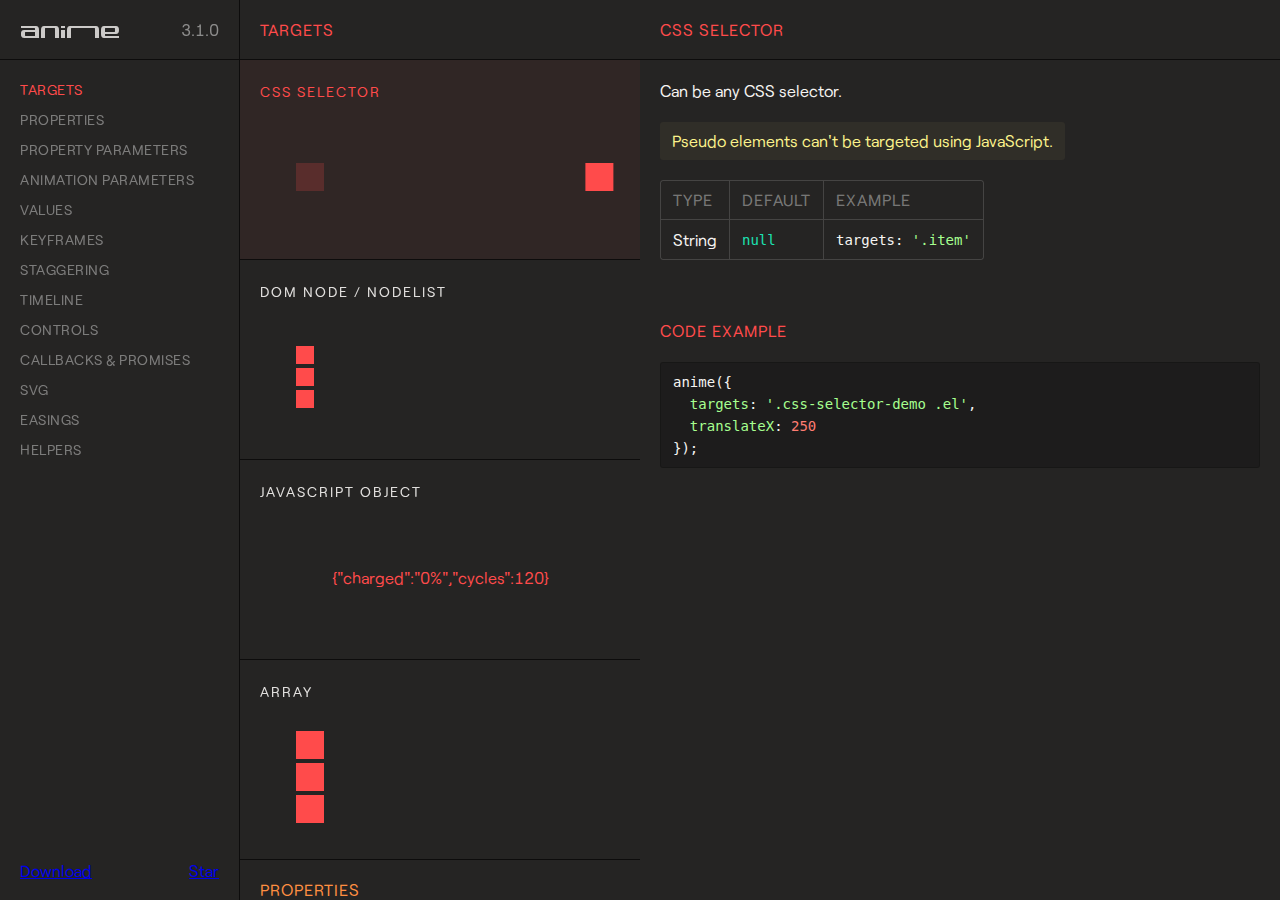
<file: anime-master/documentation/index.html>
<!DOCTYPE html>
<html>
<head>
  <title>Documentation | anime.js</title>
  <meta charset="utf-8">
  <meta name="viewport" content="width=device-width, initial-scale=1, maximum-scale=1">

  <meta property="og:title" content="anime.js">
  <meta property="og:url" content="https://animejs.com">
  <meta property="og:description" content="Javascript animation engine">
  <meta property="og:image" content="https://animejs.com/documentation/assets/img/social-media-image.png">

  <meta name="twitter:card" content="summary_large_image">
  <meta name="twitter:site" content="@juliangarnier">
  <meta name="twitter:creator" content="@juliangarnier">
  <meta name="twitter:title" content="anime.js">
  <meta name="twitter:description" content="Javascript animation engine">
  <meta name="twitter:image" content="https://animejs.com/documentation/assets/img/social-media-image.png">

  <link rel="apple-touch-icon-precomposed" href="assets/img/apple-touch-icon.png">
  <link rel="icon" type="image/png" href="assets/img/favicon.png" >

  <link href="//cloud.typenetwork.com/projects/2160/fontface.css/" rel="stylesheet" type="text/css">

  <link href="assets/css/animejs.css" rel="stylesheet">
  <link href="assets/css/anime-theme.css" rel="stylesheet">
  <link href="assets/css/documentation.css" rel="stylesheet">

  <script src="../lib/anime.min.js"></script>
</head>
<body>
  <div class="content">
    <header class="header">
    <a class="logo" href="https://github.com/juliangarnier/anime/">
      <img class="anime-mini-logo" src="assets/img/anime-mini-logo.svg" />
      <span class="version-number"></span>
    </a>
    </header>
    <section class="pane sidebar">
      <nav class="navigation"></nav>
      <div class="sidebar-info">
        <a class="github-button" href="https://github.com/juliangarnier/anime/archive/master.zip" data-icon="octicon-cloud-download" aria-label="Download juliangarnier/anime on GitHub">Download</a>
        <a class="github-button" href="https://github.com/juliangarnier/anime" data-show-count="true" aria-label="Star juliangarnier/anime on GitHub">Star</a>
      </div>
    </section>
    <section class="pane demos">

<!-- TARGETS -->
<article id="targets" class="color-targets">
  <header>
    <h2 class="demos-title">Targets</h2>
  </header>

<div id="cssSelector" class="demo">
  <h3 class="demo-title">CSS Selector</h3>
  <div class="demo-description">
    <p>Can be any CSS selector.</p>
    <p class="bubble warning">Pseudo elements can't be targeted using JavaScript.</p>
    <table>
      <thead>
        <td>Type</td>
        <td>Default</td>
        <td>Example</td>
      </thead>
      <tr>
        <td>String</td>
        <td><code>null</code></td>
        <td><code>targets: '.item'</code></td>
      </tr>
    </table>
  </div>
  <div class="demo-content css-selector-demo">
    <div class="line">
      <div class="square shadow"></div>
      <div class="square el"></div>
    </div>
  </div>
  <script>var cssSelector = function() {
/*DEMO*/
anime({
  targets: '.css-selector-demo .el',
  translateX: 250
});
/*DEMO*/
}
  </script>

</div>

<div id="domNode" class="demo">
  <h3 class="demo-title">DOM Node / NodeList</h3>
  <div class="demo-description">
    <p>
      Can be any DOM Node or NodeList.
    </p>
    <table>
      <thead>
        <td>Type</td>
        <td>Default</td>
        <td>Example</td>
      </thead>
      <tr>
        <td>DOM Node</td>
        <td><code>null</code></td>
        <td><code>targets: el.querySelector('.item')</code></td>
      </tr>
      <tr>
        <td>NodeList</td>
        <td><code>null</code></td>
        <td><code>targets: el.querySelectorAll('.item')</code></td>
      </tr>
    </table>
  </div>
  <div class="demo-content dom-node-demo">
    <div class="line">
      <div class="small square shadow"></div>
      <div class="small square el"></div>
    </div>
    <div class="line">
      <div class="small square shadow"></div>
      <div class="small square el"></div>
    </div>
    <div class="line">
      <div class="small square shadow"></div>
      <div class="small square el"></div>
    </div>
  </div>
  <script>var domNode = function() {
/*DEMO*/
var elements = document.querySelectorAll('.dom-node-demo .el');

anime({
  targets: elements,
  translateX: 270
});
/*DEMO*/
}
  </script>
</div>

<div id="JSobject" class="demo">
  <h3 class="demo-title">JavaScript Object</h3>
  <div class="demo-description">
    <p>
      A JavaScript Object with at least one property containing a numerical value.
    </p>
    <table>
      <thead>
        <td>Type</td>
        <td>Default</td>
        <td>Example</td>
      </thead>
      <tr>
        <td>Object</td>
        <td><code>null</code></td>
        <td><code>targets: myObjectProp</code></td>
      </tr>
    </table>
  </div>
  <div class="demo-content">
    <pre class="battery-log">{"charged":"0%","cycles":120}</pre>
  </div>
  <script>var JSobject = function() {
/*DEMO*/
var logEl = document.querySelector('.battery-log');

var battery = {
  charged: '0%',
  cycles: 120
}

anime({
  targets: battery,
  charged: '100%',
  cycles: 130,
  round: 1,
  easing: 'linear',
  update: function() {
    logEl.innerHTML = JSON.stringify(battery);
  }
});
/*DEMO*/
}
  </script>
<script>
</script>
</div>

<div id="array" class="demo">
  <h3 class="demo-title">Array</h3>
  <div class="demo-description">
    <p>
      An array containing multiple targets.
    </p>
    <p class="bubble info">
      Accepts mixed types. E.g. <code>['.el', domNode, jsObject]</code>
    </p>
    <table>
      <thead>
        <td>Type</td>
        <td>Default</td>
        <td>Example</td>
      </thead>
      <tr>
        <td>Array</td>
        <td><code>null</code></td>
        <td><code>targets: ['.item', el.getElementById('#thing')]</code></td>
      </tr>
    </table>
  </div>
  <div class="demo-content mixed-array-demo">
    <div class="line">
      <div class="square shadow"></div>
      <div class="square el el-01"></div>
    </div>
    <div class="line">
      <div class="square shadow"></div>
      <div class="square el el-02"></div>
    </div>
    <div class="line">
      <div class="square shadow"></div>
      <div class="square el el-03"></div>
    </div>
  </div>
  <script>var array = function() {
/*DEMO*/
var el = document.querySelector('.mixed-array-demo .el-01');

anime({
  targets: [el, '.mixed-array-demo .el-02', '.mixed-array-demo .el-03'],
  translateX: 250
});
/*DEMO*/
}
  </script>

</div>

</article>
<!-- -->

<!-- ANIMATABLE PROPERTIES -->
<article id="properties" class="color-properties">
<header>
  <h2 class="demos-title">Properties</h2>
</header>

<div id="cssProperties" class="demo">
  <h3 class="demo-title">CSS Properties</h3>
  <div class="demo-description">
    <p>
      Any CSS properties can be animated.
    </p>
    <p class="bubble warning">
      Most CSS properties will cause layout changes or repaint, and will result in choppy animation.
      Prioritize opacity and CSS transforms as much as possible.
    </p>
    <p>More details about accepted values in the <a class="color-values" href="#unitlessValue">values</a> section.</p>
    <table>
      <thead>
        <td>Example</td>
        <td>value</td>
      </thead>
      <tr>
        <td><code>opacity</code></td>
        <td><code>.5</code></td>
      </tr>
      <tr>
        <td><code>left</code></td>
        <td><code>'100px'</code></td>
      </tr>
    </table>
  </div>
  <div class="demo-content css-prop-demo">
    <div class="large square shadow"></div>
    <div class="large square el"></div>
  </div>
  <script>var cssProperties = function() {
/*DEMO*/
anime({
  targets: '.css-prop-demo .el',
  left: '240px',
  backgroundColor: '#FFF',
  borderRadius: ['0%', '50%'],
  easing: 'easeInOutQuad'
});
/*DEMO*/
}
  </script>
</div>

<div id="CSStransforms" class="demo">
  <h3 class="demo-title">CSS Transforms</h3>
  <div class="demo-description">
    <p>
      Animate CSS transforms properties individually.
    </p>
    <p class="bubble info">
      It's possible to specify different timing for each transforms properties, more details in the <a class="color-prop-params" href="#specificPropParameters">specific property parameters</a> section.
    </p>
    <p>More details about accepted values in the <a class="color-values" href="#unitlessValue">values</a> section.</p>
    <table>
      <thead>
        <td>Valid properties</td>
        <td>Default unit</td>
      </thead>
      <tr><td><code>'translateX'</code></td><td><code>'px'</code></td></tr>
      <tr><td><code>'translateY'</code></td><td><code>'px'</code></td></tr>
      <tr><td><code>'translateZ'</code></td><td><code>'px'</code></td></tr>
      <tr><td><code>'rotate'</code></td><td><code>'deg'</code></td></tr>
      <tr><td><code>'rotateX'</code></td><td><code>'deg'</code></td></tr>
      <tr><td><code>'rotateY'</code></td><td><code>'deg'</code></td></tr>
      <tr><td><code>'rotateZ'</code></td><td><code>'deg'</code></td></tr>
      <tr><td><code>'scale'</code></td><td><code>—</code></td></tr>
      <tr><td><code>'scaleX'</code></td><td><code>—</code></td></tr>
      <tr><td><code>'scaleY'</code></td><td><code>—</code></td></tr>
      <tr><td><code>'scaleZ'</code></td><td><code>—</code></td></tr>
      <tr><td><code>'skew'</code></td><td><code>'deg'</code></td></tr>
      <tr><td><code>'skewX'</code></td><td><code>'deg'</code></td></tr>
      <tr><td><code>'skewY'</code></td><td><code>'deg'</code></td></tr>
      <tr><td><code>'perspective'</code></td><td><code>'px'</code></td></tr>
    </table>
  </div>
  <div class="demo-content css-transforms-demo">
    <div class="square shadow"></div>
    <div class="square el"></div>
  </div>
  <script>var CSStransforms = function() {
/*DEMO*/
anime({
  targets: '.css-transforms-demo .el',
  translateX: 250,
  scale: 2,
  rotate: '1turn'
});
/*DEMO*/
}
  </script>
</div>

<div id="JSobjProp" class="demo">
  <h3 class="demo-title">Object properties</h3>
  <div class="demo-description">
    <p>
      Any Object property containing a numerical value can be animated.<br>
      More details about accepted values in the <a class="color-values" href="#unitlessValue">values</a> section.
    </p>
    <table>
      <thead>
        <td>Example</td>
        <td>value</td>
      </thead>
      <tr>
        <td><code>prop1</code></td>
        <td><code>50</code></td>
      </tr>
      <tr>
        <td><code>'prop2'</code></td>
        <td><code>'100%'</code></td>
      </tr>
    </table>
  </div>
  <div class="demo-content">
    <pre class="js-object-log">{"prop1":0,"prop2":"0%"}</pre>
  </div>
  <script>var JSobjProp = function() {
/*DEMO*/
var objPropLogEl = document.querySelector('.js-object-log');

var myObject = {
  prop1: 0,
  prop2: '0%'
}

anime({
  targets: myObject,
  prop1: 50,
  prop2: '100%',
  easing: 'linear',
  round: 1,
  update: function() {
    objPropLogEl.innerHTML = JSON.stringify(myObject);
  }
});
/*DEMO*/
}
  </script>
</div>

<div id="domAttr" class="demo">
  <h3 class="demo-title">DOM Attributes</h3>
  <div class="demo-description">
    <p>
      Any DOM Attributes containing a numerical value can be animated.<br>
      More details about accepted values in the <a class="color-values" href="#unitlessValue">values</a> section.
    </p>
    <table>
      <thead>
        <td>Example</td>
        <td>value</td>
      </thead>
      <tr>
        <td><code>value</code></td>
        <td><code>1000</code></td>
      </tr>
      <tr>
        <td><code>volume</code></td>
        <td><code>0</code></td>
      </tr>
      <tr>
        <td><code>data-custom</code></td>
        <td><code>'3 dogs'</code></td>
      </tr>
    </table>
  </div>
  <div class="demo-content dom-attribute-demo">
    <input class="el text-output" value="0"></input>
  </div>
  <script>var domAttr = function() {
/*DEMO*/
anime({
  targets: '.dom-attribute-demo input',
  value: [0, 1000],
  round: 1,
  easing: 'easeInOutExpo'
});
/*DEMO*/
}
  </script>
</div>

<div id="svgAttr" class="demo">
  <h3 class="demo-title">SVG Attributes</h3>
  <div class="demo-description">
    <p>
      Like any other <a class="color-properties" href="#domAttr">DOM attributes</a>, all SVG attributes containing at least one numerical value can be animated.<br>
      More details about accepted values in the <a class="color-values" href="#unitlessValue">values</a> section and SVG animation in the <a class="color-svg" href="#motionPath">SVG</a> section.
    </p>
    <table>
      <thead>
        <td>Example</td>
        <td>value</td>
      </thead>
      <tr>
        <td><code>points</code></td>
        <td><code>'64 68.64 8.574 100 63.446 67.68 64 4 64.554 67.68 119.426 100'</code></td>
      </tr>
      <tr>
        <td><code>scale</code></td>
        <td><code>1</code></td>
      </tr>
      <tr>
        <td><code>baseFrequency</code></td>
        <td><code>0</code></td>
      </tr>
    </table>
  </div>
  <div class="demo-content align-center svg-attributes-demo">
<svg width="128" height="128" viewBox="0 0 128 128">
  <filter id="displacementFilter">
    <feTurbulence type="turbulence" baseFrequency=".05" numOctaves="2" result="turbulence"/>
    <feDisplacementMap in2="turbulence" in="SourceGraphic" scale="15" xChannelSelector="R" yChannelSelector="G"/>
  </filter>
  <polygon points="64 68.64 8.574 100 63.446 67.68 64 4 64.554 67.68 119.426 100" style="filter: url(#displacementFilter)" fill="currentColor"/>
</svg>
  </div>
  <script>var svgAttr = function() {
  // Needed to reset demo
  var polyEl = document.querySelector('.svg-attributes-demo polygon');
  var feTurbulenceEl = document.querySelector('feTurbulence');
  var feDisplacementMap = document.querySelector('feDisplacementMap');
  polyEl.setAttribute('points', '64 68.64 8.574 100 63.446 67.68 64 4 64.554 67.68 119.426 100');
  feTurbulenceEl.setAttribute('baseFrequency', '.05');
  feDisplacementMap.setAttribute('scale', '15');
/*DEMO*/
anime({
  targets: ['.svg-attributes-demo polygon', 'feTurbulence', 'feDisplacementMap'],
  points: '64 128 8.574 96 8.574 32 64 0 119.426 32 119.426 96',
  baseFrequency: 0,
  scale: 1,
  loop: true,
  direction: 'alternate',
  easing: 'easeInOutExpo'
});
/*DEMO*/
}
  </script>

</div>

</article>
<!-- -->

<!-- PROPERTY PARAMETERS -->
<article id="propertyParameters" class="color-prop-params">
  <header>
    <h2 class="demos-title">Property parameters</h2>
  </header>

<div id="duration" class="demo">
  <h3 class="demo-title">Duration</h3>
  <div class="demo-description">
    <p>
      Defines the duration in milliseconds of the animation.
    </p>
    <table>
      <thead>
        <td>Type</td>
        <td>Default</td>
        <td>Example</td>
      </thead>
      <tr>
        <td>Number</td>
        <td><code>1000</code></td>
        <td><code>3000</code></td>
      </tr>
      <tr>
        <td>anime.stagger</td>
        <td>See <a class="color-staggering" href="#staggeringBasics">staggering</a> section</td>
        <td><code>anime.stagger(150)</code></td>
      </tr>
      <tr>
        <td>Function</td>
        <td>See <a class="color-prop-params" href="#functionBasedParameters">function based parameters</a> section</td>
        <td><code>(el, i) => i * 150</code></td>
      </tr>
    </table>
  </div>
  <div class="demo-content duration-demo">
    <div class="label">3000 ms</div>
    <div class="square shadow"></div>
    <div class="square el"></div>
  </div>
  <script>var duration = function() {
/*DEMO*/
anime({
  targets: '.duration-demo .el',
  translateX: 250,
  duration: 3000
});
/*DEMO*/
}
  </script>
</div>

<div id="delay" class="demo">
  <h3 class="demo-title">Delay</h3>
  <div class="demo-description">
    <p>
      Defines the delay in milliseconds of the animation.
    </p>
    <table>
      <thead>
        <td>Type</td>
        <td>Default</td>
        <td>Example</td>
      </thead>
      <tr>
        <td>Number</td>
        <td><code>0</code></td>
        <td><code>1000</code></td>
      </tr>
      <tr>
        <td>anime.stagger</td>
        <td>See <a class="color-staggering" href="#staggeringBasics">staggering</a> section</td>
        <td><code>anime.stagger(150)</code></td>
      </tr>
      <tr>
        <td>Function</td>
        <td>See <a class="color-prop-params" href="#functionBasedParameters">function based parameters</a> section</td>
        <td><code>(el, i) => i * 150</code></td>
      </tr>
    </table>
  </div>
  <div class="demo-content delay-demo">
    <div class="label">1000 ms</div>
    <div class="square shadow"></div>
    <div class="square el"></div>
  </div>
  <script>var delay = function() {
/*DEMO*/
anime({
  targets: '.delay-demo .el',
  translateX: 250,
  delay: 1000
});
/*DEMO*/
}
  </script>
</div>

<div id="endDelay" class="demo">
  <h3 class="demo-title">end delay</h3>
  <div class="demo-description">
    <p>
      Adds some extra time in milliseconds at the end of the animation.
    </p>
    <table>
      <thead>
        <td>Type</td>
        <td>Default</td>
        <td>Example</td>
      </thead>
      <tr>
        <td>Number</td>
        <td><code>0</code></td>
        <td><code>1000</code></td>
      </tr>
      <tr>
        <td>anime.stagger</td>
        <td>See <a class="color-staggering" href="#staggeringBasics">staggering</a> section</td>
        <td><code>anime.stagger(150)</code></td>
      </tr>
      <tr>
        <td>Function</td>
        <td>See <a class="color-prop-params" href="#functionBasedParameters">function based parameters</a> section</td>
        <td><code>(el, i) => i * 150</code></td>
      </tr>
    </table>
  </div>
  <div class="demo-content end-delay-demo">
    <div class="label">1000 ms</div>
    <div class="square shadow"></div>
    <div class="square el"></div>
  </div>
  <script>var endDelay = function() {
/*DEMO*/
anime({
  targets: '.end-delay-demo .el',
  translateX: 250,
  endDelay: 1000,
  direction: 'alternate'
});
/*DEMO*/
}
  </script>

</div>

<div id="easing" class="demo">
  <h3 class="demo-title">Easing</h3>
  <div class="demo-description">
    <p>
      Defines the timing function of the animation.
    </p>
    <p class="bubble info">
      Check out the <a class="color-easings" href="#linearEasing">easings</a> section for a complete list of available easing and parameters.
    </p>
    <table>
      <thead>
        <td>Type</td>
        <td>Default</td>
        <td>Example</td>
      </thead>
      <tr>
        <td>String</td>
        <td><code>'easeOutElastic(1, .5)'</code></td>
        <td><code>easing: 'easeInOutQuad'</code></td>
      </tr>
    </table>
  </div>
  <div class="demo-content easing-demo">
    <div class="label">easeInOutExpo</div>
    <div class="square shadow"></div>
    <div class="square el"></div>
  </div>
  <script>var easing = function() {
/*DEMO*/
anime({
  targets: '.easing-demo .el',
  translateX: 250,
  easing: 'easeInOutExpo'
});
/*DEMO*/
}
  </script>

</div>

<div id="round" class="demo">
  <h3 class="demo-title">Round</h3>
  <div class="demo-description">
    <p>
      Rounds up the value to x decimals.
    </p>
    <table>
      <thead>
        <td>Type</td>
        <td>Default</td>
        <td>Example</td>
      </thead>
      <tr>
        <td>Number</td>
        <td><code>0</code></td>
        <td><code>round: 10</code></td>
      </tr>
    </table>
  </div>
  <div class="demo-content">
    <pre class="round-log">0</pre>
  </div>
  <script>var round = function() {
/*DEMO*/
var roundLogEl = document.querySelector('.round-log');

anime({
  targets: roundLogEl,
  innerHTML: [0, 10000],
  easing: 'linear',
  round: 10 // Will round the animated value to 1 decimal
});
/*DEMO*/
}
  </script>
</div>

<div id="specificPropParameters" class="demo">
  <h3 class="demo-title">Specific property parameters</h3>
  <div class="demo-description">
    <p>
      Defines specific parameters to each property of the animation using an Object as value.<br>
      Other properties that aren't specified in the Object are inheritted from the main animation.
    </p>
    <table>
      <thead>
        <td>Type</td>
        <td>Example</td>
      </thead>
      <tr>
        <td>Object</td>
<td><code>rotate: {
  value: 360,
  duration: 1800,
  easing: 'easeInOutSine'
}</code></td>
      </tr>
    </table>
  </div>
  <div class="demo-content specific-prop-params-demo">
    <div class="square shadow"></div>
    <div class="square el"></div>
  </div>
  <script>var specificPropParameters = function() {
/*DEMO*/
anime({
  targets: '.specific-prop-params-demo .el',
  translateX: {
    value: 250,
    duration: 800
  },
  rotate: {
    value: 360,
    duration: 1800,
    easing: 'easeInOutSine'
  },
  scale: {
    value: 2,
    duration: 1600,
    delay: 800,
    easing: 'easeInOutQuart'
  },
  delay: 250 // All properties except 'scale' inherit 250ms delay
});
/*DEMO*/
}
  </script>

</div>

<div id="functionBasedParameters" class="demo">
  <h3 class="demo-title">Function based parameters</h3>
  <div class="demo-description">
    <p>
      Get different values for every target and property of the animation.
    </p>
    <p>
      The function accepts 3 arguments:
    </p>
    <table>
      <thead>
        <td>Arguments</td>
        <td>Infos</td>
      </thead>
      <tr>
        <td><code>target</code></td>
        <td>The curent animated targeted element</td>
      </tr>
      <tr>
        <td><code>index</code></td>
        <td>The index of the animated targeted element</td>
      </tr>
      <tr>
        <td><code>targetsLength</code></td>
        <td>The total number of animated targets</td>
      </tr>
    </table>
    <p class="bubble info">
      See <a class="color-staggering" href="#staggeringBasics">staggering</a> section for easier values manipulation.
    </p>
  </div>
  <div class="demo-content function-based-params-demo">
    <div class="line">
      <div class="small label">delay = 0 * 100</div>
      <div class="small square shadow"></div>
      <div class="small square el"></div>
    </div>
    <div class="line">
      <div class="small label">delay = 1 * 100</div>
      <div class="small square shadow"></div>
      <div class="small square el"></div>
    </div>
    <div class="line">
      <div class="small label">delay = 2 * 100</div>
      <div class="small square shadow"></div>
      <div class="small square el"></div>
    </div>
  </div>
  <script>var functionBasedParameters = function() {
/*DEMO*/
anime({
  targets: '.function-based-params-demo .el',
  translateX: 270,
  direction: 'alternate',
  loop: true,
  delay: function(el, i, l) {
    return i * 100;
  },
  endDelay: function(el, i, l) {
    return (l - i) * 100;
  }
});
/*DEMO*/
}
  </script>

</div>

</article>
<!-- -->

<!-- ANIMATION PARAMETERS -->
<article id="animationParameters" class="color-anim-params">
  <header>
    <h2 class="demos-title">Animation parameters</h2>
  </header>

<div id="direction" class="demo">
  <h3 class="demo-title">Direction</h3>
  <div class="demo-description">
    <p>
      Defines the direction of the animation.
    </p>
    <table>
      <thead>
        <td>Accepts</td>
        <td>Infos</td>
      </thead>
      <tr>
        <td><code>'normal'</code></td>
        <td>Animation progress goes from 0 to 100%</td>
      </tr>
      <tr>
        <td><code>'reverse'</code></td>
        <td>Animation progress goes from 100% to 0%</td>
      </tr>
      <tr>
        <td><code>'alternate'</code></td>
        <td>Animation progress goes from 0% to 100% then goes back to 0%</td>
      </tr>
    </table>
  </div>
  <div class="demo-content">
    <div class="line">
      <div class="label">normal</div>
      <div class="square shadow"></div>
      <div class="square el dir-normal"></div>
    </div>
    <div class="line">
      <div class="label">reverse</div>
      <div class="square shadow"></div>
      <div class="square el dir-reverse"></div>
    </div>
    <div class="line">
      <div class="label">alternate</div>
      <div class="square shadow"></div>
      <div class="square el dir-alternate"></div>
    </div>
  </div>
  <script>var direction = function() {
/*DEMO*/
anime({
  targets: '.dir-normal',
  translateX: 250,
  easing: 'easeInOutSine'
});

anime({
  targets: '.dir-reverse',
  translateX: 250,
  direction: 'reverse',
  easing: 'easeInOutSine'
});

anime({
  targets: '.dir-alternate',
  translateX: 250,
  direction: 'alternate',
  easing: 'easeInOutSine'
});
/*DEMO*/
}
  </script>

</div>

<div id="loop" class="demo">
  <h3 class="demo-title">Loop</h3>
  <div class="demo-description">
    <p>
      Defines the number of iterations of your animation.
    </p>
    <table>
      <thead>
        <td>Accepts</td>
        <td>Infos</td>
      </thead>
      <tr>
        <td><code>Number</code></td>
        <td>The number of iterations</td>
      </tr>
      <tr>
        <td><code>true</code></td>
        <td>Loop indefinitely</td>
      </tr>
    </table>
  </div>
  <div class="demo-content">
    <div class="line">
      <div class="small label">normal 3 times</div>
      <div class="small square shadow"></div>
      <div class="small square el loop"></div>
    </div>
    <div class="line">
      <div class="small label">reverse 3 times</div>
      <div class="small square shadow"></div>
      <div class="small square el loop-reverse"></div>
    </div>
    <div class="line">
      <div class="small label">alternate 3 times</div>
      <div class="small square shadow"></div>
      <div class="small square el loop-alternate"></div>
    </div>
    <div class="line">
      <div class="small label">normal inifinite</div>
      <div class="small square shadow"></div>
      <div class="small square el loop-infinity"></div>
    </div>
    <div class="line">
      <div class="small label">inifinite reverse</div>
      <div class="small square shadow"></div>
      <div class="small square el loop-reverse-infinity"></div>
    </div>
    <div class="line">
      <div class="small label">inifinite alternate</div>
      <div class="small square shadow"></div>
      <div class="small square el loop-alternate-infinity"></div>
    </div>
  </div>
  <script>var loop = function() {
/*DEMO*/
anime({
  targets: '.loop',
  translateX: 270,
  loop: 3,
  easing: 'easeInOutSine'
});

anime({
  targets: '.loop-infinity',
  translateX: 270,
  loop: true,
  easing: 'easeInOutSine'
});

anime({
  targets: '.loop-reverse',
  translateX: 270,
  loop: 3,
  direction: 'reverse',
  easing: 'easeInOutSine'
});

anime({
  targets: '.loop-reverse-infinity',
  translateX: 270,
  direction: 'reverse',
  loop: true,
  easing: 'easeInOutSine'
});

anime({
  targets: '.loop-alternate',
  translateX: 270,
  loop: 3,
  direction: 'alternate',
  easing: 'easeInOutSine'
});

anime({
  targets: '.loop-alternate-infinity',
  translateX: 270,
  direction: 'alternate',
  loop: true,
  easing: 'easeInOutSine'
});
/*DEMO*/
}
  </script>
</div>

<div id="autoplay" class="demo">
  <h3 class="demo-title">Autoplay</h3>
  <div class="demo-description">
    <p>
      Defines if the animation should automatically starts or not.
    </p>
    <table>
      <thead>
        <td>Accepts</td>
        <td>Infos</td>
      </thead>
      <tr>
        <td><code>true</code></td>
        <td>Automatically starts the animation</td>
      </tr>
      <tr>
        <td><code>false</code></td>
        <td>Animation is paused by default</td>
      </tr>
    </table>
  </div>
  <div class="demo-content">
    <div class="line">
      <div class="label">autoplay: true</div>
      <div class="square shadow"></div>
      <div class="square el autoplay-true"></div>
    </div>
    <div class="line">
      <div class="label">autoplay: false</div>
      <div class="square shadow"></div>
      <div class="square el autoplay-false"></div>
    </div>
  </div>
  <script>var autoplay = function() {
/*DEMO*/
anime({
  targets: '.autoplay-true',
  translateX: 250,
  autoplay: true,
  easing: 'easeInOutSine'
});

anime({
  targets: '.autoplay-false',
  translateX: 250,
  autoplay: false,
  easing: 'easeInOutSine'
});
/*DEMO*/
}
  </script>
</div>

</article>
<!-- -->

<!-- VALUES -->
<article id="values" class="color-values">
<header>
  <h2 class="demos-title">Values</h2>
</header>

<div id="unitlessValue" class="demo">
  <h3 class="demo-title">Unitless</h3>
  <div class="demo-description">
    <p>
      If the original value has a unit, it will be automatically added to the animated value.
    </p>
    <table>
      <thead>
        <td>Type</td>
        <td>Example</td>
      </thead>
      <tr>
        <td>Number</td>
        <td><code>translateX: 250</code></td>
      </tr>
    </table>
  </div>
  <div class="demo-content unitless-values-demo">
    <div class="circle shadow"></div>
    <div class="circle el"></div>
  </div>
  <script>var unitlessValue = function() {
/*DEMO*/
anime({
  targets: '.unitless-values-demo .el',
  translateX: 250, // -> '250px'
  rotate: 540 // -> '540deg'
});
/*DEMO*/
}
  </script>

</div>

<div id="specificUnitValue" class="demo">
  <h3 class="demo-title">Specific unit</h3>
  <div class="demo-description">
    <p>
      Forces the animation to use a certain unit and will automatically convert the initial target value.
    </p>
    <p class="bubble warning">
      Conversion accuracy can vary depending of the unit used.<br>
      You can also define the initial value of the animation directly using an array, see the <a href="#fromToValues" class="color-values">from to values</a> section.
    </p>
    <table>
      <thead>
        <td>Type</td>
        <td>Example</td>
      </thead>
      <tr>
        <td>String</td>
        <td><code>width: '100%'</code></td>
      </tr>
    </table>
  </div>
  <div class="demo-content specific-unit-values-demo">
    <div class="square shadow"></div>
    <div class="square el"></div>
  </div>
  <script>var specificUnitValue = function() {
/*DEMO*/
anime({
  targets: '.specific-unit-values-demo .el',
  width: '100%', // -> from '28px' to '100%',
  easing: 'easeInOutQuad',
  direction: 'alternate',
  loop: true
});
/*DEMO*/
}
  </script>

</div>

<div id="relativeValues" class="demo">
  <h3 class="demo-title">Relative</h3>
  <div class="demo-description">
    <p>
      Adds, substracts or multiplies the original value.
    </p>
    <table>
      <thead>
        <td>Accepts</td>
        <td>Effect</td>
        <td>Example</td>
      </thead>
      <tr>
        <td><code>'+='</code></td>
        <td>Add</td>
        <td><code>'+=100'</code></td>
      </tr>
      <tr>
        <td><code>'-='</code></td>
        <td>Substract</td>
        <td><code>'-=2turn'</code></td>
      </tr>
      <tr>
        <td><code>'*='</code></td>
        <td>Multiply</td>
        <td><code>'*=10'</code></td>
      </tr>
    </table>
  </div>
  <div class="demo-content">
    <div class="circle shadow"></div>
    <div class="circle el relative-values"></div>
  </div>
  <script>var relativeValues = function() {
/*DEMO*/
var relativeEl = document.querySelector('.el.relative-values');
relativeEl.style.transform = 'translateX(100px)';

anime({
  targets: '.el.relative-values',
  translateX: {
    value: '*=2.5', // 100px * 2.5 = '250px'
    duration: 1000
  },
  width: {
    value: '-=20px', // 28 - 20 = '8px'
    duration: 1800,
    easing: 'easeInOutSine'
  },
  rotate: {
    value: '+=2turn', // 0 + 2 = '2turn'
    duration: 1800,
    easing: 'easeInOutSine'
  },
  direction: 'alternate'
});
/*DEMO*/
}
  </script>

</div>

<div id="colors" class="demo">
  <h3 class="demo-title">Colors</h3>
  <div class="demo-description">
    <p>
      <i>anime.js</i> accepts and converts Hexadecimal, RGB, RGBA, HSL, and HSLA color values.
    </p>
    <p class="bubble warning">
      CSS color codes ( e.g. : <code>'red', 'yellow', 'aqua'</code> ) are not supported.
    </p>
    <table>
      <thead>
        <td>Accepts</td>
        <td>Example</td>
      </thead>
      <tr>
        <td>Hexadecimal</td>
        <td><code>'#FFF'</code> or <code>'#FFFFFF'</code></td>
      </tr>
      <tr>
        <td>RGB</td>
        <td><code>'rgb(255, 255, 255)'</code></td>
      </tr>
      <tr>
        <td>RGBA</td>
        <td><code>'rgba(255, 255, 255, .2)'</code></td>
      </tr>
      <tr>
        <td>HSL</td>
        <td><code>'hsl(0, 100%, 100%)'</code></td>
      </tr>
      <tr>
        <td>HSLA</td>
        <td><code>'hsla(0, 100%, 100%, .2)'</code></td>
      </tr>
    </table>
  </div>
  <div class="demo-content colors-demo">
    <div class="line">
      <div class="small label">HEX</div>
      <div class="small circle shadow"></div>
      <div class="small circle el color-hex"></div>
    </div>
    <div class="line">
      <div class="small label">RGB</div>
      <div class="small circle shadow"></div>
      <div class="small circle el color-rgb"></div>
    </div>
    <div class="line">
      <div class="small label">HSL</div>
      <div class="small circle shadow"></div>
      <div class="small circle el color-hsl"></div>
    </div>
    <div class="line">
      <div class="small label">RGBA</div>
      <div class="small circle shadow"></div>
      <div class="small circle el color-rgba"></div>
    </div>
    <div class="line">
      <div class="small label">HSLA</div>
      <div class="small circle shadow"></div>
      <div class="small circle el color-hsla"></div>
    </div>
  </div>
  <script>var colors = function() {
/*DEMO*/
var colorsExamples = anime.timeline({
  endDelay: 1000,
  easing: 'easeInOutQuad',
  direction: 'alternate',
  loop: true
})
.add({ targets: '.color-hex',  background: '#FFF' }, 0)
.add({ targets: '.color-rgb',  background: 'rgb(255,255,255)' }, 0)
.add({ targets: '.color-hsl',  background: 'hsl(0, 100%, 100%)' }, 0)
.add({ targets: '.color-rgba', background: 'rgba(255,255,255, .2)' }, 0)
.add({ targets: '.color-hsla', background: 'hsla(0, 100%, 100%, .2)' }, 0)
.add({ targets: '.colors-demo .el', translateX: 270 }, 0);
/*DEMO*/
}
  </script>

</div>

<div id="fromToValues" class="demo">
  <h3 class="demo-title">From To</h3>
  <div class="demo-description">
    <p>
      Forces the animation to start at a specified value.
    </p>
    <table>
      <thead>
        <td>Type</td>
        <td>Example</td>
      </thead>
      <tr>
        <td><code>Array</code></td>
        <td><code>['50%', '100%']</code></td>
      </tr>
    </table>
  </div>
  <div class="demo-content">
    <div class="circle shadow"></div>
    <div class="circle el from-to-values"></div>
  </div>
  <script>var fromToValues = function() {
/*DEMO*/
anime({
  targets: '.el.from-to-values',
  translateX: [100, 250], // from 100 to 250
  delay: 500,
  direction: 'alternate',
  loop: true
});
/*DEMO*/
}
  </script>

</div>

<div id="functionBasedPropVal" class="demo">
  <h3 class="demo-title">Function based values</h3>
  <div class="demo-description">
    <p>
      Get different values for every target and property of the animation.
    </p>
    <p>
      The function accepts 3 arguments:
    </p>
    <table>
      <thead>
        <td>Arguments</td>
        <td>Infos</td>
      </thead>
      <tr>
        <td><code>target</code></td>
        <td>The curently animated targeted element</td>
      </tr>
      <tr>
        <td><code>index</code></td>
        <td>The index of the animated targeted element</td>
      </tr>
      <tr>
        <td><code>targetsLength</code></td>
        <td>The total number of animated targets</td>
      </tr>
    </table>
  </div>
  <div class="demo-content function-based-values-demo">
    <div class="line">
      <div class="small circle shadow"></div>
      <div data-x="170" class="small circle el"></div>
    </div>
    <div class="line">
      <div class="small circle shadow"></div>
      <div data-x="80" class="small circle el"></div>
    </div>
    <div class="line">
      <div class="small circle shadow"></div>
      <div data-x="270" class="small circle el"></div>
    </div>
  </div>
  <script>var functionBasedPropVal = function() {
/*DEMO*/
anime({
  targets: '.function-based-values-demo .el',
  translateX: function(el) {
    return el.getAttribute('data-x');
  },
  translateY: function(el, i) {
    return 50 + (-50 * i);
  },
  scale: function(el, i, l) {
    return (l - i) + .25;
  },
  rotate: function() { return anime.random(-360, 360); },
  borderRadius: function() { return ['50%', anime.random(10, 35) + '%']; },
  duration: function() { return anime.random(1200, 1800); },
  delay: function() { return anime.random(0, 400); },
  direction: 'alternate',
  loop: true
});
/*DEMO*/
}
  </script>

</div>

</article>
<!-- -->

<!-- KEYFRAMES -->
<article id="keyframes" class="color-keyframes">
<header>
  <h2 class="demos-title">Keyframes</h2>
</header>

<div id="animationKeyframes" class="demo">
  <h3 class="demo-title">Animation keyframes</h3>
  <div class="demo-description">
    <p>
      Animation keyframes are defined using an Array, within the <code>keyframes</code> property.
    </p>
    <p class="bubble info">
      If there is no duration specified inside the keyframes, each keyframe duration will be equal to the animation's total duration divided by the number of keyframes.
    </p>
    <table>
      <thead>
        <td>Type</td>
        <td>Example</td>
      </thead>
      <tr>
        <td><code>Array</code></td>
        <td><code>[
  {value: 100, easing: 'easeOutExpo'},
  {value: 200, delay: 500},
  {value: 300, duration: 1000}
]</code></td>
      </tr>
    </table>
  </div>
  <div class="demo-content animation-keyframes-demo">
    <div class="circle shadow"></div>
    <div class="circle el keyframes"></div>
  </div>
  <script>var animationKeyframes = function() {
/*DEMO*/
anime({
  targets: '.animation-keyframes-demo .el',
  keyframes: [
    {translateY: -40},
    {translateX: 250},
    {translateY: 40},
    {translateX: 0},
    {translateY: 0}
  ],
  duration: 4000,
  easing: 'easeOutElastic(1, .8)',
  loop: true
});
/*DEMO*/
}
  </script>
</div>

<div id="propertyKeyframes" class="demo">
  <h3 class="demo-title">Property keyframes</h3>
  <div class="demo-description">
    <p>
      Similar to <a class="color-keyframes" href="#animationKeyframes">animation keyframes</a>, property keyframes are defined using an Array of property Object. Property keyframes allow overlapping animations since each property have its own keyframes array.
    </p>
    <p class="bubble info">
      If there is no duration specified inside the keyframes, each keyframe duration will be equal to the animation's total duration divided by the number of keyframes.
    </p>
    <table>
      <thead>
        <td>Type</td>
        <td>Example</td>
      </thead>
      <tr>
        <td><code>Array</code></td>
        <td><code>[
  {value: 100, easing: 'easeOutExpo'},
  {value: 200, delay: 500},
  {value: 300, duration: 1000}
]</code></td>
      </tr>
    </table>
  </div>
  <div class="demo-content property-keyframes-demo">
    <div class="circle shadow"></div>
    <div class="circle el keyframes"></div>
  </div>
  <script>var propertyKeyframes = function() {
/*DEMO*/
anime({
  targets: '.property-keyframes-demo .el',
  translateX: [
    { value: 250, duration: 1000, delay: 500 },
    { value: 0, duration: 1000, delay: 500 }
  ],
  translateY: [
    { value: -40, duration: 500 },
    { value: 40, duration: 500, delay: 1000 },
    { value: 0, duration: 500, delay: 1000 }
  ],
  scaleX: [
    { value: 4, duration: 100, delay: 500, easing: 'easeOutExpo' },
    { value: 1, duration: 900 },
    { value: 4, duration: 100, delay: 500, easing: 'easeOutExpo' },
    { value: 1, duration: 900 }
  ],
  scaleY: [
    { value: [1.75, 1], duration: 500 },
    { value: 2, duration: 50, delay: 1000, easing: 'easeOutExpo' },
    { value: 1, duration: 450 },
    { value: 1.75, duration: 50, delay: 1000, easing: 'easeOutExpo' },
    { value: 1, duration: 450 }
  ],
  easing: 'easeOutElastic(1, .8)',
  loop: true
});
/*DEMO*/
}
  </script>
</div>

</article>
<!-- -->

<!-- STAGGERING -->
<article id="staggering" class="color-staggering">
<header>
  <h2 class="demos-title">Staggering</h2>
</header>

<div id="staggeringBasics" class="demo">
  <h3 class="demo-title">Staggering basics</h3>
  <div class="demo-description">
    <p>
      Staggering allows you to animate multiple elements with <a href="https://en.wikipedia.org/wiki/Follow_through_and_overlapping_action">follow through and overlapping action</a>.
    </p>
    <pre><code>anime.stagger(value, options)</code></pre>
    <table>
      <thead>
        <td>Arguments</td>
        <td>Type</td>
        <td>Info</td>
        <td>Required</td>
      </thead>
      <tr>
        <td>Value</td>
        <td><code>Number</code>, <code>String</code>, <code>Array</code></td>
        <td>The manipulated value(s)</td>
        <td>Yes</td>
      </tr>
      <tr>
        <td>Options</td>
        <td><code>Object</code></td>
        <td>Stagger parameters</td>
        <td>No</td>
      </tr>
    </table>
  </div>
  <div class="demo-content basic-staggering-demo">
    <div class="line">
      <div class="label">delay = (100 * 0) ms</div>
      <div class="small square shadow"></div>
      <div class="small square el"></div>
    </div>
    <div class="line">
      <div class="label">delay = (100 * 1) ms</div>
      <div class="small square shadow"></div>
      <div class="small square el"></div>
    </div>
    <div class="line">
      <div class="label">delay = (100 * 2) ms</div>
      <div class="small square shadow"></div>
      <div class="small square el"></div>
    </div>
    <div class="line">
      <div class="label">delay = (100 * 3) ms</div>
      <div class="small square shadow"></div>
      <div class="small square el"></div>
    </div>
    <div class="line">
      <div class="label">delay = (100 * 4) ms</div>
      <div class="small square shadow"></div>
      <div class="small square el"></div>
    </div>
    <div class="line">
      <div class="label">delay = (100 * 5) ms</div>
      <div class="small square shadow"></div>
      <div class="small square el"></div>
    </div>
  </div>
  <script>var staggeringBasics = function() {
/*DEMO*/
anime({
  targets: '.basic-staggering-demo .el',
  translateX: 270,
  delay: anime.stagger(100) // increase delay by 100ms for each elements.
});
/*DEMO*/
}
  </script>
</div>

<div id="staggeringStartValue" class="demo">
  <h3 class="demo-title">Start value</h3>
  <div class="demo-description">
    <p>
      Starts the staggering effect from a specific value.
    </p>
    <pre><code>anime.stagger(value, {start: startValue})</code></pre>
    <table>
      <thead>
        <td>Types</td>
        <td>Info</td>
      </thead>
      <tr>
        <td><code>Number</code>, <code>String</code>
        <td>Same as propety values, see <a href="#unitlessValue" class="color-values">values section</a></td>
      </tr>
    </table>
  </div>
  <div class="demo-content staggering-start-value-demo">
    <div class="line">
      <div class="label">delay = 500 + (100 * 0) ms</div>
      <div class="small square shadow"></div>
      <div class="small square el"></div>
    </div>
    <div class="line">
      <div class="label">delay = 500 + (100 * 1) ms</div>
      <div class="small square shadow"></div>
      <div class="small square el"></div>
    </div>
    <div class="line">
      <div class="label">delay = 500 + (100 * 2) ms</div>
      <div class="small square shadow"></div>
      <div class="small square el"></div>
    </div>
    <div class="line">
      <div class="label">delay = 500 + (100 * 3) ms</div>
      <div class="small square shadow"></div>
      <div class="small square el"></div>
    </div>
    <div class="line">
      <div class="label">delay = 500 + (100 * 4) ms</div>
      <div class="small square shadow"></div>
      <div class="small square el"></div>
    </div>
    <div class="line">
      <div class="label">delay = 500 + (100 * 5) ms</div>
      <div class="small square shadow"></div>
      <div class="small square el"></div>
    </div>
  </div>
  <script>var staggeringStartValue = function() {
/*DEMO*/
anime({
  targets: '.staggering-start-value-demo .el',
  translateX: 270,
  delay: anime.stagger(100, {start: 500}) // delay starts at 500ms then increase by 100ms for each elements.
});
/*DEMO*/
}
  </script>
</div>

<div id="rangeValueStaggering" class="demo">
  <h3 class="demo-title">Range value</h3>
  <div class="demo-description">
    <p>
      Distributes evenly values between two numbers.
    </p>
    <pre><code>anime.stagger([startValue, endValue])</code></pre>
    <table>
      <thead>
        <td>Type</td>
        <td>Info</td>
      </thead>
      <tr>
        <td><code>'easingName'</code></td>
        <td>All valid easing names are accepted, see <a href="#easings" class="color-easings">easings section</a></td>
      </tr>
      <tr>
        <td><code>function(i)</code></td>
        <td>Custom easing function, see <a href="#customEasing" class="color-easings">custom easings section</a></td>
      </tr>
    </table>
  </div>
  <div class="demo-content range-value-staggering-demo">
    <div class="line">
      <div class="label">rotate = ((360 - (-360)) / 5) * 0</div>
      <div class="small square shadow"></div>
      <div class="small square el"></div>
    </div>
    <div class="line">
      <div class="label">rotate = ((360 - (-360)) / 5) * 1</div>
      <div class="small square shadow"></div>
      <div class="small square el"></div>
    </div>
    <div class="line">
      <div class="label">rotate = ((360 - (-360)) / 5) * 2</div>
      <div class="small square shadow"></div>
      <div class="small square el"></div>
    </div>
    <div class="line">
      <div class="label">rotate = ((360 - (-360)) / 5) * 3</div>
      <div class="small square shadow"></div>
      <div class="small square el"></div>
    </div>
    <div class="line">
      <div class="label">rotate = ((360 - (-360)) / 5) * 4</div>
      <div class="small square shadow"></div>
      <div class="small square el"></div>
    </div>
    <div class="line">
      <div class="label">rotate = ((360 - (-360)) / 5) * 5</div>
      <div class="small square shadow"></div>
      <div class="small square el"></div>
    </div>
  </div>
  <script>var rangeValueStaggering = function() {
/*DEMO*/
anime({
  targets: '.range-value-staggering-demo .el',
  translateX: 270,
  rotate: anime.stagger([-360, 360]), // rotation will be distributed from -360deg to 360deg evenly between all elements
  easing: 'easeInOutQuad'
});
/*DEMO*/
}
  </script>
</div>

<div id="staggeringFrom" class="demo">
  <h3 class="demo-title">From value</h3>
  <div class="demo-description">
    <p>
      Starts the stagger effect from a specific position.
    </p>
    <pre><code>anime.stagger(value, {from: startingPosition})</code></pre>
    <table>
      <thead>
        <td>Options</td>
        <td>Type</td>
        <td>Info</td>
      </thead>
      <tr>
        <td><code>'first'</code> (default)</td>
        <td><code>'string'</code></td>
        <td>Start the effect from the first element</td>
      </tr>
      <tr>
        <td><code>'last'</code></td>
        <td><code>'string'</code></td>
        <td>Start the effect from the last element</td>
      </tr>
      <tr>
        <td><code>'center'</code></td>
        <td><code>'string'</code></td>
        <td>Start the effect from the center</td>
      </tr>
      <tr>
        <td><code>index</code></td>
        <td><code>number</code></td>
        <td>Start the effect from the specified index</td>
      </tr>
    </table>
  </div>
  <div class="demo-content staggering-from-demo">
    <div class="line">
      <div class="small square shadow"></div>
      <div class="small square el"></div>
    </div>
    <div class="line">
      <div class="small square shadow"></div>
      <div class="small square el"></div>
    </div>
    <div class="line">
      <div class="small square shadow"></div>
      <div class="small square el"></div>
    </div>
    <div class="line">
      <div class="small square shadow"></div>
      <div class="small square el"></div>
    </div>
    <div class="line">
      <div class="small square shadow"></div>
      <div class="small square el"></div>
    </div>
    <div class="line">
      <div class="small square shadow"></div>
      <div class="small square el"></div>
    </div>
  </div>
  <script>var staggeringFrom = function() {
/*DEMO*/
anime({
  targets: '.staggering-from-demo .el',
  translateX: 270,
  delay: anime.stagger(100, {from: 'center'})
});
/*DEMO*/
}
  </script>
</div>

<div id="staggeringDirection" class="demo">
  <h3 class="demo-title">Direction</h3>
  <div class="demo-description">
    <p>
      Changes the order in which the stagger operates.
    </p>
    <pre><code>anime.stagger(value, {direction: 'reverse'})</code></pre>
    <table>
      <thead>
        <td>Options</td>
        <td>Info</td>
      </thead>
      <tr>
        <td><code>'normal'</code> (default)</td>
        <td>Normal staggering, from the first element to the last</td>
      </tr>
      <tr>
        <td><code>'reverse'</code></td>
        <td>Reversed staggering, from the last element to the first</td>
      </tr>
    </table>
  </div>
  <div class="demo-content staggering-direction-demo">
    <div class="line">
      <div class="small square shadow"></div>
      <div class="small square el"></div>
    </div>
    <div class="line">
      <div class="small square shadow"></div>
      <div class="small square el"></div>
    </div>
    <div class="line">
      <div class="small square shadow"></div>
      <div class="small square el"></div>
    </div>
    <div class="line">
      <div class="small square shadow"></div>
      <div class="small square el"></div>
    </div>
    <div class="line">
      <div class="small square shadow"></div>
      <div class="small square el"></div>
    </div>
    <div class="line">
      <div class="small square shadow"></div>
      <div class="small square el"></div>
    </div>
  </div>
  <script>var staggeringDirection = function() {
/*DEMO*/
anime({
  targets: '.staggering-direction-demo .el',
  translateX: 270,
  delay: anime.stagger(100, {direction: 'reverse'})
});
/*DEMO*/
}
  </script>
</div>

<div id="staggeringEasing" class="demo">
  <h3 class="demo-title">Easing</h3>
  <div class="demo-description">
    <p>
      Stagger values using an easing function.
    </p>
    <pre><code>anime.stagger(value, {easing: 'easingName'})</code></pre>
    <table>
      <thead>
        <td>Type</td>
        <td>Info</td>
      </thead>
      <tr>
        <td><code>'string'</code></td>
        <td>All valid <a href="#easings" class="color-easings">easing names</a> are accepted</td>
      </tr>
      <tr>
        <td><code>function(i)</code></td>
        <td>Use your own <a href="#customEasing" class="color-easings">custom easings function</a></td>
      </tr>
    </table>
  </div>
  <div class="demo-content staggering-easing-demo">
    <div class="line">
      <div class="small square shadow"></div>
      <div class="small square el"></div>
    </div>
    <div class="line">
      <div class="small square shadow"></div>
      <div class="small square el"></div>
    </div>
    <div class="line">
      <div class="small square shadow"></div>
      <div class="small square el"></div>
    </div>
    <div class="line">
      <div class="small square shadow"></div>
      <div class="small square el"></div>
    </div>
    <div class="line">
      <div class="small square shadow"></div>
      <div class="small square el"></div>
    </div>
    <div class="line">
      <div class="small square shadow"></div>
      <div class="small square el"></div>
    </div>
  </div>
  <script>var staggeringEasing = function() {
/*DEMO*/
anime({
  targets: '.staggering-easing-demo .el',
  translateX: 270,
  delay: anime.stagger(300, {easing: 'easeOutQuad'})
});
/*DEMO*/
}
  </script>
</div>

<div id="gridStaggering" class="demo">
  <h3 class="demo-title">Grid</h3>
  <div class="demo-description">
    <p>
      Staggering values based a 2D array that allow "ripple" effects.
    </p>
    <pre><code>anime.stagger(value, {grid: [rows, columns]})</code></pre>
    <table>
      <thead>
        <td>Type</td>
        <td>Info</td>
      </thead>
      <tr>
        <td><code>array</code></td>
        <td>A 2 items array, the first value is the number of rows, the second the number of columns</td>
      </tr>
    </table>
  </div>
  <div class="demo-content staggering-grid-demo">
    <div class="grid">
      <div class="small square el"></div>
      <div class="small square el"></div>
      <div class="small square el"></div>
      <div class="small square el"></div>
      <div class="small square el"></div>
      <div class="small square el"></div>
      <div class="small square el"></div>
      <div class="small square el"></div>
      <div class="small square el"></div>
      <div class="small square el"></div>
      <div class="small square el"></div>
      <div class="small square el"></div>
      <div class="small square el"></div>
      <div class="small square el"></div>
      <div class="small square el"></div>
      <div class="small square el"></div>
      <div class="small square el"></div>
      <div class="small square el"></div>
      <div class="small square el"></div>
      <div class="small square el"></div>
      <div class="small square el"></div>
      <div class="small square el"></div>
      <div class="small square el"></div>
      <div class="small square el"></div>
      <div class="small square el"></div>
      <div class="small square el"></div>
      <div class="small square el"></div>
      <div class="small square el"></div>
      <div class="small square el"></div>
      <div class="small square el"></div>
      <div class="small square el"></div>
      <div class="small square el"></div>
      <div class="small square el"></div>
      <div class="small square el"></div>
      <div class="small square el"></div>
      <div class="small square el"></div>
      <div class="small square el"></div>
      <div class="small square el"></div>
      <div class="small square el"></div>
      <div class="small square el"></div>
      <div class="small square el"></div>
      <div class="small square el"></div>
      <div class="small square el"></div>
      <div class="small square el"></div>
      <div class="small square el"></div>
      <div class="small square el"></div>
      <div class="small square el"></div>
      <div class="small square el"></div>
      <div class="small square el"></div>
      <div class="small square el"></div>
      <div class="small square el"></div>
      <div class="small square el"></div>
      <div class="small square el"></div>
      <div class="small square el"></div>
      <div class="small square el"></div>
      <div class="small square el"></div>
      <div class="small square el"></div>
      <div class="small square el"></div>
      <div class="small square el"></div>
      <div class="small square el"></div>
      <div class="small square el"></div>
      <div class="small square el"></div>
      <div class="small square el"></div>
      <div class="small square el"></div>
      <div class="small square el"></div>
      <div class="small square el"></div>
      <div class="small square el"></div>
      <div class="small square el"></div>
      <div class="small square el"></div>
      <div class="small square el"></div>
    </div>
    <div class="grid shadow">
      <div class="small square"></div>
      <div class="small square"></div>
      <div class="small square"></div>
      <div class="small square"></div>
      <div class="small square"></div>
      <div class="small square"></div>
      <div class="small square"></div>
      <div class="small square"></div>
      <div class="small square"></div>
      <div class="small square"></div>
      <div class="small square"></div>
      <div class="small square"></div>
      <div class="small square"></div>
      <div class="small square"></div>
      <div class="small square"></div>
      <div class="small square"></div>
      <div class="small square"></div>
      <div class="small square"></div>
      <div class="small square"></div>
      <div class="small square"></div>
      <div class="small square"></div>
      <div class="small square"></div>
      <div class="small square"></div>
      <div class="small square"></div>
      <div class="small square"></div>
      <div class="small square"></div>
      <div class="small square"></div>
      <div class="small square"></div>
      <div class="small square"></div>
      <div class="small square"></div>
      <div class="small square"></div>
      <div class="small square"></div>
      <div class="small square"></div>
      <div class="small square"></div>
      <div class="small square"></div>
      <div class="small square"></div>
      <div class="small square"></div>
      <div class="small square"></div>
      <div class="small square"></div>
      <div class="small square"></div>
      <div class="small square"></div>
      <div class="small square"></div>
      <div class="small square"></div>
      <div class="small square"></div>
      <div class="small square"></div>
      <div class="small square"></div>
      <div class="small square"></div>
      <div class="small square"></div>
      <div class="small square"></div>
      <div class="small square"></div>
      <div class="small square"></div>
      <div class="small square"></div>
      <div class="small square"></div>
      <div class="small square"></div>
      <div class="small square"></div>
      <div class="small square"></div>
      <div class="small square"></div>
      <div class="small square"></div>
      <div class="small square"></div>
      <div class="small square"></div>
      <div class="small square"></div>
      <div class="small square"></div>
      <div class="small square"></div>
      <div class="small square"></div>
      <div class="small square"></div>
      <div class="small square"></div>
      <div class="small square"></div>
      <div class="small square"></div>
      <div class="small square"></div>
      <div class="small square"></div>
    </div>
  </div>
  <script>var gridStaggering = function() {
/*DEMO*/
anime({
  targets: '.staggering-grid-demo .el',
  scale: [
    {value: .1, easing: 'easeOutSine', duration: 500},
    {value: 1, easing: 'easeInOutQuad', duration: 1200}
  ],
  delay: anime.stagger(200, {grid: [14, 5], from: 'center'})
});
/*DEMO*/
}
  </script>
</div>

<div id="gridAxisStaggering" class="demo">
  <h3 class="demo-title">Axis</h3>
  <div class="demo-description">
    <p>
      Forces the direction of a <a href="gridStaggering" class="color-staggering">grid starrering</a> effect.
    </p>
    <pre><code>anime.stagger(value, {grid: [rows, columns], axis: 'x'})</code></pre>
    <table>
      <thead>
        <td>Parameters</td>
        <td>Info</td>
      </thead>
      <tr>
        <td><code>'x'</code></td>
        <td>Follows the x axis</td>
      </tr>
      <tr>
        <td><code>'y'</code></td>
        <td>Follows the y axis</td>
      </tr>
    </table>
  </div>
  <div class="demo-content staggering-axis-grid-demo">
    <div class="grid">
      <div class="small square el"></div>
      <div class="small square el"></div>
      <div class="small square el"></div>
      <div class="small square el"></div>
      <div class="small square el"></div>
      <div class="small square el"></div>
      <div class="small square el"></div>
      <div class="small square el"></div>
      <div class="small square el"></div>
      <div class="small square el"></div>
      <div class="small square el"></div>
      <div class="small square el"></div>
      <div class="small square el"></div>
      <div class="small square el"></div>
      <div class="small square el"></div>
      <div class="small square el"></div>
      <div class="small square el"></div>
      <div class="small square el"></div>
      <div class="small square el"></div>
      <div class="small square el"></div>
      <div class="small square el"></div>
      <div class="small square el"></div>
      <div class="small square el"></div>
      <div class="small square el"></div>
      <div class="small square el"></div>
      <div class="small square el"></div>
      <div class="small square el"></div>
      <div class="small square el"></div>
      <div class="small square el"></div>
      <div class="small square el"></div>
      <div class="small square el"></div>
      <div class="small square el"></div>
      <div class="small square el"></div>
      <div class="small square el"></div>
      <div class="small square el"></div>
      <div class="small square el"></div>
      <div class="small square el"></div>
      <div class="small square el"></div>
      <div class="small square el"></div>
      <div class="small square el"></div>
      <div class="small square el"></div>
      <div class="small square el"></div>
      <div class="small square el"></div>
      <div class="small square el"></div>
      <div class="small square el"></div>
      <div class="small square el"></div>
      <div class="small square el"></div>
      <div class="small square el"></div>
      <div class="small square el"></div>
      <div class="small square el"></div>
      <div class="small square el"></div>
      <div class="small square el"></div>
      <div class="small square el"></div>
      <div class="small square el"></div>
      <div class="small square el"></div>
      <div class="small square el"></div>
      <div class="small square el"></div>
      <div class="small square el"></div>
      <div class="small square el"></div>
      <div class="small square el"></div>
      <div class="small square el"></div>
      <div class="small square el"></div>
      <div class="small square el"></div>
      <div class="small square el"></div>
      <div class="small square el"></div>
      <div class="small square el"></div>
      <div class="small square el"></div>
      <div class="small square el"></div>
      <div class="small square el"></div>
      <div class="small square el"></div>
    </div>
    <div class="grid shadow">
      <div class="small square"></div>
      <div class="small square"></div>
      <div class="small square"></div>
      <div class="small square"></div>
      <div class="small square"></div>
      <div class="small square"></div>
      <div class="small square"></div>
      <div class="small square"></div>
      <div class="small square"></div>
      <div class="small square"></div>
      <div class="small square"></div>
      <div class="small square"></div>
      <div class="small square"></div>
      <div class="small square"></div>
      <div class="small square"></div>
      <div class="small square"></div>
      <div class="small square"></div>
      <div class="small square"></div>
      <div class="small square"></div>
      <div class="small square"></div>
      <div class="small square"></div>
      <div class="small square"></div>
      <div class="small square"></div>
      <div class="small square"></div>
      <div class="small square"></div>
      <div class="small square"></div>
      <div class="small square"></div>
      <div class="small square"></div>
      <div class="small square"></div>
      <div class="small square"></div>
      <div class="small square"></div>
      <div class="small square"></div>
      <div class="small square"></div>
      <div class="small square"></div>
      <div class="small square"></div>
      <div class="small square"></div>
      <div class="small square"></div>
      <div class="small square"></div>
      <div class="small square"></div>
      <div class="small square"></div>
      <div class="small square"></div>
      <div class="small square"></div>
      <div class="small square"></div>
      <div class="small square"></div>
      <div class="small square"></div>
      <div class="small square"></div>
      <div class="small square"></div>
      <div class="small square"></div>
      <div class="small square"></div>
      <div class="small square"></div>
      <div class="small square"></div>
      <div class="small square"></div>
      <div class="small square"></div>
      <div class="small square"></div>
      <div class="small square"></div>
      <div class="small square"></div>
      <div class="small square"></div>
      <div class="small square"></div>
      <div class="small square"></div>
      <div class="small square"></div>
      <div class="small square"></div>
      <div class="small square"></div>
      <div class="small square"></div>
      <div class="small square"></div>
      <div class="small square"></div>
      <div class="small square"></div>
      <div class="small square"></div>
      <div class="small square"></div>
      <div class="small square"></div>
      <div class="small square"></div>
    </div>
  </div>
  <script>var gridAxisStaggering = function() {
/*DEMO*/
anime({
  targets: '.staggering-axis-grid-demo .el',
  translateX: anime.stagger(10, {grid: [14, 5], from: 'center', axis: 'x'}),
  translateY: anime.stagger(10, {grid: [14, 5], from: 'center', axis: 'y'}),
  rotateZ: anime.stagger([0, 90], {grid: [14, 5], from: 'center', axis: 'x'}),
  delay: anime.stagger(200, {grid: [14, 5], from: 'center'}),
  easing: 'easeInOutQuad'
});
/*DEMO*/
}
  </script>
</div>

</article>
<!-- -->

<!-- TIMELINE -->
<article id="timeline" class="color-tl">
<header>
  <h2 class="demos-title">Timeline</h2>
</header>

<div id="timelineBasics" class="demo">
  <h3 class="demo-title">Timeline basics</h3>
  <div class="demo-description">
    <p>
      Timelines let you synchronise multiple animations together.<br>
      By default each animation added to the timeline starts after the previous animation ends.
    </p>
    <p>
      Creating a timeline:
    </p>
<pre><code>var myTimeline = anime.timeline(parameters);</code></pre>
    <table>
      <thead>
        <td>Argument</td>
        <td>Type</td>
        <td>Info</td>
        <td>Required</td>
      </thead>
      <tr>
        <td><code>parameters</code></td>
        <td><code>Object</code></td>
        <td>The default parameters of the timeline inherited by children</td>
        <td>No</td>
      </tr>
    </table>
    <p>
      Adding animations to a timeline:
    </p>
<pre><code>myTimeline.add(parameters, offset);</code></pre>
    <table>
      <thead>
        <td>Argument</td>
        <td>Types</td>
        <td>Info</td>
        <td>Required</td>
      </thead>
      <tr>
        <td><code>parameters</code></td>
        <td><code>Object</code></td>
        <td>The child animation parameters, override the timeline default parameters</td>
        <td>Yes</td>
      </tr>
      <tr>
        <td><code>time offset</code></td>
        <td><code>String</code> or <code>Number</code></td>
        <td>Check out the <a class="color-tl" href="#timelineOffsets">Timeline offsets</a> section</td>
        <td>No</td>
      </tr>
    </table>
  </div>
  <div class="demo-content basic-timeline-demo">
    <div class="line">
      <div class="square shadow"></div>
      <div class="square el"></div>
    </div>
    <div class="line">
      <div class="circle shadow"></div>
      <div class="circle el"></div>
    </div>
    <div class="line">
      <div class="triangle shadow"></div>
      <div class="triangle el"></div>
    </div>
  </div>
  <script>var timelineBasics = function() {
/*DEMO*/
// Create a timeline with default parameters
var tl = anime.timeline({
  easing: 'easeOutExpo',
  duration: 750
});

// Add children
tl
.add({
  targets: '.basic-timeline-demo .el.square',
  translateX: 250,
})
.add({
  targets: '.basic-timeline-demo .el.circle',
  translateX: 250,
})
.add({
  targets: '.basic-timeline-demo .el.triangle',
  translateX: 250,
});

/*DEMO*/
}
  </script>

</div>

<div id="timelineOffsets" class="demo">
  <h3 class="demo-title">Time Offsets</h3>
  <div class="demo-description">
    <p>
      Time offsets can be specified with a second optional parameter using the timeline <code>.add()</code> function. It defines when a animation starts in the timeline, if no offset is specifed, the animation will starts after the previous animation ends.<br>
      An offset can be relative to the last animation or absolute to the whole timeline.
    </p>
    <table>
      <thead>
        <td>Type</td>
        <td>Offset</td>
        <td>Example</td>
        <td>Infos</td>
      </thead>
      <tr>
        <td>String</td>
        <td><code>'+='</code></td>
        <td><code>'+=200'</code></td>
        <td>Starts 200ms after the previous animation ends</td>
      </tr>
      <tr>
        <td>String</td>
        <td><code>'-='</code></td>
        <td><code>'-=200'</code></td>
        <td>Starts 200ms before the previous animation ends</td>
      </tr>
      <tr>
        <td>Number</td>
        <td><code>Number</code></td>
        <td><code>100</code></td>
        <td>Starts at 100ms, reagardless of the animtion position in the timeline</td>
      </tr>
    </table>
  </div>
  <div class="demo-content offsets-demo">
    <div class="line">
      <div class="label">no offset</div>
      <div class="square shadow"></div>
      <div class="square el"></div>
    </div>
    <div class="line">
      <div class="label">relative offset ('-=600')</div>
      <div class="circle shadow"></div>
      <div class="circle el"></div>
    </div>
    <div class="line">
      <div class="label">absolute offset (400)</div>
      <div class="triangle shadow"></div>
      <div class="triangle el"></div>
    </div>
  </div>
  <script>var timelineOffsets = function() {
/*DEMO*/
// Create a timeline with default parameters
var tl = anime.timeline({
  easing: 'easeOutExpo',
  duration: 750
});

tl
.add({
  targets: '.offsets-demo .el.square',
  translateX: 250,
})
.add({
  targets: '.offsets-demo .el.circle',
  translateX: 250,
}, '-=600') // relative offset
.add({
  targets: '.offsets-demo .el.triangle',
  translateX: 250,
}, 400); // absolute offset

/*DEMO*/
}
  </script>
</div>

<div id="TLParamsInheritance" class="demo">
  <h3 class="demo-title">Parameters inheritance</h3>
  <div class="demo-description">
    <p>
      Parameters set in the parent timeline instance will be inherited by all the children.
    </p>
    <table>
      <thead>
        <td>Parameters that can be inherited</td>
      </thead>
      <tr>
        <td><code>targets</code></td>
      </tr>
      <tr>
        <td><code>duration</code></td>
      </tr>
      <tr>
        <td><code>delay</code></td>
      </tr>
      <tr>
        <td><code>endDelay</code></td>
      </tr>
      <tr>
        <td><code>round</code></td>
      </tr>
    </table>
  </div>
  <div class="demo-content params-inheritance-demo">
    <div class="line">
      <div class="square shadow"></div>
      <div class="square el"></div>
    </div>
    <div class="line">
      <div class="circle shadow"></div>
      <div class="circle el"></div>
    </div>
    <div class="line">
      <div class="triangle shadow"></div>
      <div class="triangle el"></div>
    </div>
  </div>
  <script>var TLParamsInheritance = function() {
/*DEMO*/
var tl = anime.timeline({
  targets: '.params-inheritance-demo .el',
  delay: function(el, i) { return i * 200 },
  duration: 500,
  easing: 'easeOutExpo',
  direction: 'alternate',
  loop: true
});

tl
.add({
  translateX: 250,
  // override the easing parameter
  easing: 'spring',
})
.add({
  opacity: .5,
  scale: 2
})
.add({
  // override the targets parameter
  targets: '.params-inheritance-demo .el.triangle',
  rotate: 180
})
.add({
  translateX: 0,
  scale: 1
});
/*DEMO*/
}
  </script>

</div>

</article>
<!-- -->

<!-- CONTROLS -->
<article id="controls" class="color-controls">
<header>
  <h2 class="demos-title">Controls</h2>
</header>

<div id="playPause" class="demo">
  <h3 class="demo-title">Play / Pause</h3>
  <div class="demo-description">
    <p>Plays a paused animation, or starts the animation if the <code>autoplay</code> parameters is set to <code>false</code>.</p>
    <pre><code>animation.play();</code></pre>
    <p>Pauses a running animation.</p>
    <pre><code>animation.pause();</code></pre>
  </div>
  <div class="demo-content play-pause-demo">
    <div class="line">
      <div class="small square shadow"></div>
      <div class="small square el"></div>
    </div>
    <div class="line">
      <div class="small square shadow"></div>
      <div class="small square el"></div>
    </div>
    <div class="line">
      <div class="small square shadow"></div>
      <div class="small square el"></div>
    </div>
    <div class="line controls">
      <button class="play">Play</button>
      <button class="pause">Pause</button>
    </div>
  </div>
  <script>var playPause = function() {
/*DEMO*/
var animation = anime({
  targets: '.play-pause-demo .el',
  translateX: 270,
  delay: function(el, i) { return i * 100; },
  direction: 'alternate',
  loop: true,
  autoplay: false,
  easing: 'easeInOutSine'
});

document.querySelector('.play-pause-demo .play').onclick = animation.play;
document.querySelector('.play-pause-demo .pause').onclick = animation.pause;
/*DEMO*/
}

</script>
</div>

<div id="restartAnim" class="demo">
  <h3 class="demo-title">Restart</h3>
  <div class="demo-description">
    <p>Restarts an animation from its initial values.</p>
    <pre><code>animation.restart();</code></pre>
  </div>
  <div class="demo-content restart-demo">
    <div class="line">
      <div class="small square shadow"></div>
      <div class="small square el"></div>
    </div>
    <div class="line">
      <div class="small square shadow"></div>
      <div class="small square el"></div>
    </div>
    <div class="line">
      <div class="small square shadow"></div>
      <div class="small square el"></div>
    </div>
    <div class="line controls">
      <button class="restart">Restart</button>
    </div>
  </div>
  <script>var restartAnim = function() {
/*DEMO*/
var animation = anime({
  targets: '.restart-demo .el',
  translateX: 250,
  delay: function(el, i) { return i * 100; },
  direction: 'alternate',
  loop: true,
  easing: 'easeInOutSine'
});

document.querySelector('.restart-demo .restart').onclick = animation.restart;
/*DEMO*/
}
  </script>

</div>

<div id="reverseAnim" class="demo">
  <h3 class="demo-title">Reverse</h3>
  <div class="demo-description">
    <p>Reverses the direction of an animation.</p>
    <pre><code>animation.reverse();</code></pre>
  </div>
  <div class="demo-content reverse-anim-demo">
    <div class="line">
      <div class="small square shadow"></div>
      <div class="small square el"></div>
    </div>
    <div class="line">
      <div class="small square shadow"></div>
      <div class="small square el"></div>
    </div>
    <div class="line">
      <div class="small square shadow"></div>
      <div class="small square el"></div>
    </div>
    <div class="line controls">
      <button class="reverse">Reverse</button>
    </div>
  </div>

  <script>

  var reverseAnimDemo = anime({
    targets: '.reverse-anim-demo .el',
    translateX: 270,
    duration: 2000,
    delay: function(el, i) { return i * 200; }
  });

  document.querySelector('.reverse-anim-demo .reverse').onclick = function() {
    reverseAnimDemo.reverse();
  }

  var reverseAnim = function() {
/*DEMO*/
var animation = anime({
  targets: '.reverse-anim-demo .el',
  translateX: 270,
  loop: true,
  delay: function(el, i) { return i * 200; },
  easing: 'easeInOutSine'
});

document.querySelector('.reverse-anim-demo .reverse').onclick = animation.reverse;
/*DEMO*/
}
  </script>

</div>

<div id="seekAnim" class="demo">
  <h3 class="demo-title">Seek</h3>
  <div class="demo-description">
    <p>Jump to a specific time (in milliseconds).</p>
    <pre><code>animation.seek(timeStamp);</code></pre>
    <p>Can also be used to control an animation while scrolling.</p>
    <pre><code>animation.seek((scrollPercent / 100) * animation.duration);</code></pre>
  </div>
  <div class="demo-content seek-anim-demo">
    <div class="line">
      <div class="small square shadow"></div>
      <div class="small square el"></div>
    </div>
    <div class="line">
      <div class="small square shadow"></div>
      <div class="small square el"></div>
    </div>
    <div class="line">
      <div class="small square shadow"></div>
      <div class="small square el"></div>
    </div>
    <div class="line controls">
      <input class="progress" step=".001" type="range" min="0" max="100" value="0"></input>
    </div>
  </div>
  <script>var seekAnim = function() {
/*DEMO*/
var animation = anime({
  targets: '.seek-anim-demo .el',
  translateX: 270,
  delay: function(el, i) { return i * 100; },
  elasticity: 200,
  easing: 'easeInOutSine',
  autoplay: false
});

var seekProgressEl = document.querySelector('.seek-anim-demo .progress');
seekProgressEl.oninput = function() {
  animation.seek(animation.duration * (seekProgressEl.value / 100));
};
/*DEMO*/
}
  </script>

</div>

<div id="TLcontrols" class="demo">
  <h3 class="demo-title">Timeline controls</h3>
  <div class="demo-description">
    <p>Timelines can be controled like any other <i>anime.js</i> instance.</p>
<pre><code>timeline.play();
timeline.pause();
timeline.restart();
timeline.seek(timeStamp);
</code></pre>
  </div>
  <div class="demo-content timeline-controls-demo">
    <div class="line">
      <div class="small square shadow"></div>
      <div class="small square el"></div>
    </div>
    <div class="line">
      <div class="small circle shadow"></div>
      <div class="small circle el"></div>
    </div>
    <div class="line">
      <div class="small triangle shadow"></div>
      <div class="small triangle el"></div>
    </div>
    <div class="line controls">
      <button class="play">Play</button>
      <button class="pause">Pause</button>
      <button class="restart">Restart</button>
      <input class="progress" step=".001" type="range" min="0" max="100" value="0"></input>
    </div>
  </div>
  <script>var TLcontrols = function() {
/*DEMO*/
var controlsProgressEl = document.querySelector('.timeline-controls-demo .progress');

var tl = anime.timeline({
  direction: 'alternate',
  loop: true,
  duration: 500,
  easing: 'easeInOutSine',
  update: function(anim) {
    controlsProgressEl.value = tl.progress;
  }
});

tl
.add({
  targets: '.timeline-controls-demo .square.el',
  translateX: 270,
})
.add({
  targets: '.timeline-controls-demo .circle.el',
  translateX: 270,
}, '-=100')
.add({
  targets: '.timeline-controls-demo .triangle.el',
  translateX: 270,
}, '-=100');

document.querySelector('.timeline-controls-demo .play').onclick = tl.play;
document.querySelector('.timeline-controls-demo .pause').onclick = tl.pause;
document.querySelector('.timeline-controls-demo .restart').onclick = tl.restart;

controlsProgressEl.addEventListener('input', function() {
  tl.seek(tl.duration * (controlsProgressEl.value / 100));
});
/*DEMO*/
}
  </script>

</div>

</article>
<!-- -->

<!-- CALLBACKS -->
<article id="callbacks" class="color-callbacks">
<header>
  <h2 class="demos-title">Callbacks & Promises</h2>
</header>

<div id="update" class="demo">
  <h3 class="demo-title">Update</h3>
  <div class="demo-description">
    <p>
      Callback triggered on every frame as soon as the animation starts playing.
    </p>
    <table>
      <thead>
        <td>Type</td>
        <td>Parameters</td>
        <td>Info</td>
      </thead>
      <tr>
        <td>Function</td>
        <td>animation</td>
        <td>Return the current animation Object</td>
      </tr>
    </table>
  </div>
  <div class="demo-content update-demo">
    <div class="logs">
      <input class="log progress-log"></input>
      <input class="log update-log"></input>
    </div>
    <div class="circle shadow"></div>
    <div class="circle el"></div>
  </div>
  <script>var update = function() {

var updateLogEl = document.querySelector('.update-demo .update-log');
var progressLogEl = document.querySelector('.update-demo .progress-log');

/*DEMO*/
var updates = 0;

anime({
  targets: '.update-demo .el',
  translateX: 270,
  delay: 1000,
  direction: 'alternate',
  loop: 3,
  easing: 'easeInOutCirc',
  update: function(anim) {
    updates++;
    progressLogEl.value = 'progress : '+Math.round(anim.progress)+'%';
    updateLogEl.value = 'updates : '+updates;
  }
});
/*DEMO*/
}
  </script>
</div>

<div id="beginComplete" class="demo">
  <h3 class="demo-title">Begin & Complete</h3>
  <div class="demo-description">
      <p><code>begin()</code> callback is triggered once, when the animation starts playing.</p>
      <p><code>complete()</code> callback is triggered once, when the animation is completed.</p>
      <p class="bubble info">Both <code>begin()</code> and <code>complete()</code> callbacks are called if the animation's <code>duration</code> is <code>0</code>.</p>
    <table>
      <thead>
        <td>Type</td>
        <td>Parameters</td>
        <td>Info</td>
      </thead>
      <tr>
        <td>Function</td>
        <td>animation</td>
        <td>Return the current animation Object</td>
      </tr>
    </table>
  </div>
  <div class="demo-content begin-complete-demo">
    <div class="logs">
      <input class="log progress-log"></input>
      <input class="log begin-log" value=""></input>
      <input class="log complete-log" value=""></input>
    </div>
    <div class="large circle shadow"></div>
    <div class="large circle el"></div>
  </div>
  <script>var beginComplete = function() {

var beginLogEl = document.querySelector('.begin-complete-demo .begin-log');
var completeLogEl = document.querySelector('.begin-complete-demo .complete-log');
var progressLogEl = document.querySelector('.begin-complete-demo .progress-log');

beginLogEl.value = '';
completeLogEl.value = '';

/*DEMO*/
anime({
  targets: '.begin-complete-demo .el',
  translateX: 240,
  delay: 1000,
  easing: 'easeInOutCirc',
  update: function(anim) {
    progressLogEl.value = 'progress : ' + Math.round(anim.progress) + '%';
    beginLogEl.value = 'began : ' + anim.began;
    completeLogEl.value = 'completed : ' + anim.completed;
  },
  begin: function(anim) {
    beginLogEl.value = 'began : ' + anim.began;
  },
  complete: function(anim) {
    completeLogEl.value = 'completed : ' + anim.completed;
  }
});
/*DEMO*/
}
  </script>
</div>

<div id="loopBeginLoopComplete" class="demo">
  <h3 class="demo-title">loopBegin & loopComplete</h3>
  <div class="demo-description">
    <p><code>loopBegin()</code> callback is triggered once everytime a loop begin.</p>
    <p><code>loopComplete()</code> callback is triggered once everytime a loop is completed.</p>
    <table>
      <thead>
        <td>Type</td>
        <td>Parameters</td>
        <td>Info</td>
      </thead>
      <tr>
        <td>Function</td>
        <td>animation</td>
        <td>Return the current animation Object</td>
      </tr>
    </table>
  </div>
  <div class="demo-content loopBegin-loopComplete-demo">
    <div class="logs">
      <input class="log loopBegin-log" value=""></input>
      <input class="log loopComplete-log" value=""></input>
    </div>
    <div class="circle shadow"></div>
    <div class="circle el"></div>
  </div>
  <script>var loopBeginLoopComplete = function() {

var beginLogEl = document.querySelector('.loopBegin-log');
var completeLogEl = document.querySelector('.loopComplete-log');

beginLogEl.value = 'loop began 0 times';
completeLogEl.value = 'loop complete 0 times';

/*DEMO*/
var loopBegan = 0;
var loopCompleted = 0;

anime({
  targets: '.loopBegin-loopComplete-demo .el',
  translateX: 240,
  loop: true,
  direction: 'alternate',
  easing: 'easeInOutCirc',
  loopBegin: function(anim) {
    loopBegan++;
    beginLogEl.value = 'loop began : ' + loopBegan;
  },
  loopComplete: function(anim) {
    loopCompleted++;
    completeLogEl.value = 'loop completed : ' + loopCompleted;
  }
});
/*DEMO*/
}
  </script>
</div>

<div id="change" class="demo">
  <h3 class="demo-title">Change</h3>
  <div class="demo-description">
    <p>
      Callback triggered on every frames in between the animation's <a href="#delay" class="color-prop-params">delay</a> and <a href="#endDelay" class="color-prop-params">endDelay</a>.
    </p>
    <table>
      <thead>
        <td>Type</td>
        <td>Parameters</td>
        <td>Info</td>
      </thead>
      <tr>
        <td>Function</td>
        <td>animation</td>
        <td>Return the current animation Object</td>
      </tr>
    </table>
  </div>
  <div class="demo-content change-demo">
    <div class="logs">
      <input class="log progress-log"></input>
      <input class="log change-log"></input>
    </div>
    <div class="circle shadow"></div>
    <div class="circle el"></div>
  </div>
  <script>var change = function() {

var progressLogEl = document.querySelector('.change-demo .progress-log');
var changeLogEl = document.querySelector('.change-demo .change-log');
changeLogEl.value = 'changes : 0';

/*DEMO*/
var changes = 0;

anime({
  targets: '.change-demo .el',
  translateX: 270,
  delay: 1000,
  endDelay: 1000,
  direction: 'alternate',
  loop: true,
  easing: 'easeInOutCirc',
  update: function(anim) {
    progressLogEl.value = 'progress : '+Math.round(anim.progress)+'%';
  },
  change: function() {
    changes++;
    changeLogEl.value = 'changes : ' + changes;
  }
});
/*DEMO*/
}
  </script>
</div>

<div id="changeBeginChangeComplete" class="demo">
  <h3 class="demo-title">changeBegin & changeComplete</h3>
  <div class="demo-description">
    <p><code>changeBegin()</code> callback is triggered everytime the animation starts changing.</p>
    <p><code>changeComplete()</code> callback is triggered everytime the animation stops changing.</p>
    <p class="bubble warning">Animation direction will affect the order in which <code>changeBegin()</code> and <code>changeComplete()</code> are triggerd.</p>
    <table>
      <thead>
        <td>Type</td>
        <td>Parameters</td>
        <td>Info</td>
      </thead>
      <tr>
        <td>Function</td>
        <td>animation</td>
        <td>Return the current animation Object</td>
      </tr>
    </table>
  </div>
  <div class="demo-content changeBegin-chnageComplete-demo">
    <div class="logs">
      <input class="log progress-log" value=""></input>
      <input class="log changeBegin-log" value=""></input>
      <input class="log changeComplete-log" value=""></input>
    </div>
    <div class="large circle shadow"></div>
    <div class="large circle el"></div>
  </div>
  <script>var changeBeginChangeComplete = function() {

var progressLogEl = document.querySelector('.changeBegin-chnageComplete-demo .progress-log');
var beginLogEl = document.querySelector('.changeBegin-log');
var completeLogEl = document.querySelector('.changeComplete-log');

beginLogEl.value = 'change began : 0';
completeLogEl.value = 'change completed : 0';

/*DEMO*/
var changeBegan = 0;
var changeCompleted = 0;

anime({
  targets: '.changeBegin-chnageComplete-demo .el',
  translateX: 240,
  delay: 1000,
  endDelay: 1000,
  loop: true,
  direction: 'alternate',
  easing: 'easeInOutCirc',
  update: function(anim) {
    progressLogEl.value = 'progress : '+Math.round(anim.progress)+'%';
  },
  changeBegin: function(anim) {
    changeBegan++;
    beginLogEl.value = 'change began : ' + changeBegan;
  },
  changeComplete: function(anim) {
    changeCompleted++;
    completeLogEl.value = 'change completed : ' + changeCompleted;
  }
});
/*DEMO*/
}
  </script>
</div>

<div id="finishedPromise" class="demo">
  <h3 class="demo-title">Finished promise</h3>
  <div class="demo-description">
    <p>
      Every animation instances return a <code>finished</code> promise when the animation finised.
    </p>
<pre><code>animation.finished.then(function() {
  // Do things...
});</code></pre>
    <p class="bubble warning">
      Promises are not suported in IE < 11.
    </p>
  </div>
  <div class="demo-content promise-demo">
    <div class="logs">
      <input class="log progress-log"></input>
      <input class="log finished-log"></input>
    </div>
    <div class="circle shadow"></div>
    <div class="circle el"></div>
  </div>
  <script>var finishedPromise = function() {
anime.set('.promise-demo .el', {backgroundColor: ''});
anime.set('.promise-demo .finished-log', {value: ''});
/*DEMO*/
var progressLogEl = document.querySelector('.promise-demo .progress-log');
var promiseEl = document.querySelector('.promise-demo .el');
var finishedLogEl = document.querySelector('.promise-demo .finished-log');
var demoPromiseResetTimeout;

function logFinished() {
  anime.set(finishedLogEl, {value: 'Promise resolved'});
  anime.set(promiseEl, {backgroundColor: '#18FF92'});
}

var animation = anime.timeline({
  targets: promiseEl,
  delay: 400,
  duration: 500,
  endDelay: 400,
  easing: 'easeInOutSine',
  update: function(anim) {
    progressLogEl.value = 'progress : '+Math.round(anim.progress)+'%';
  }
}).add({
  translateX: 250
}).add({
  scale: 2
}).add({
  translateX: 0
});

animation.finished.then(logFinished);

/*DEMO*/
}
  </script>

</div>

</article>
<!-- -->

<!-- SVG -->
<article id="svg" class="color-svg">
<header>
  <h2 class="demos-title">SVG</h2>
</header>

<div id="motionPath" class="demo">
  <h3 class="demo-title">Motion path</h3>
  <div class="demo-description">
    <p>
      Animates an element relative to the <code>x</code>, <code>y</code> and <code>angle</code> values of an SVG path element.
    </p>
    <pre><code>var myPath = anime.path('svg path');</code></pre>
    <p>
      The path function returns a new Function that returns the specified property.
    </p>
    <p class="bubble info">
      Motion path animations are responsive since v3
    </p>
    <table>
      <thead>
        <td>Parameters</td>
        <td>Example</td>
        <td>Info</td>
      </thead>
      <tr>
        <td><code>'x'</code></td>
        <td><code>myPath('x')</code></td>
        <td>Return the current x value in <code>'px'</code> of the SVG path</td>
      </tr>
      <tr>
        <td><code>'y'</code></td>
        <td><code>myPath('y')</code></td>
        <td>Return the current y value in <code>'px'</code> of the SVG path</td>
      </tr>
      <tr>
        <td><code>'angle'</code></td>
        <td><code>myPath('angle')</code></td>
        <td>Return the current angle value in <code>'degrees'</code> of the SVG path</td>
      </tr>
    </table>
  </div>
  <div class="demo-content motion-path-demo">
    <div class="motion-path">
      <div class="small square shadow follow-path"></div>
      <div class="small square el follow-path"></div>
      <svg width="256" height="112" viewBox="0 0 256 112">
        <path fill="none" stroke="currentColor" stroke-width="1" d="M8,56 C8,33.90861 25.90861,16 48,16 C70.09139,16 88,33.90861 88,56 C88,78.09139 105.90861,92 128,92 C150.09139,92 160,72 160,56 C160,40 148,24 128,24 C108,24 96,40 96,56 C96,72 105.90861,92 128,92 C154,93 168,78 168,56 C168,33.90861 185.90861,16 208,16 C230.09139,16 248,33.90861 248,56 C248,78.09139 230.09139,96 208,96 L48,96 C25.90861,96 8,78.09139 8,56 Z"/>
      </svg>
    </div>
  </div>
  <script>var motionPath = function() {
/*DEMO*/
var path = anime.path('.motion-path-demo path');

anime({
  targets: '.motion-path-demo .el',
  translateX: path('x'),
  translateY: path('y'),
  rotate: path('angle'),
  easing: 'linear',
  duration: 2000,
  loop: true
});
/*DEMO*/
}
  </script>

</div>

<div id="morphing" class="demo">
  <h3 class="demo-title">Morphing</h3>
  <div class="demo-description">
    <p>
      Creates transition between two svg shapes.
    </p>
    <p class="bubble warning">
      Shapes must have the same number of points!
    </p><br>
    <p class="bubble info">
      More info on SVG shape morphing <a href="https://hackernoon.com/metamorphosis-morphing-svgs-378cf4f3aa58">here</a>.
    </p>
  </div>
  <div class="demo-content align-center morphing-demo">
    <svg width="140" height="140" viewBox="0 0 140 140">
      <g fill="none" fill-rule="evenodd">
        <g fill="currentColor" fill-opacity=".15" transform="translate(0 6)">
          <polygon points="70 0 136.574 48.369 111.145 126.631 28.855 126.631 3.426 48.369"/>
          <polygon points="70 18 119.455 53.931 100.565 112.069 39.435 112.069 20.545 53.931"/>
          <polygon points="70 34.86 101.727 57.911 89.609 95.209 50.391 95.209 38.273 57.911"/>
          <polygon points="70 50.898 84.864 61.697 79.186 79.171 60.814 79.171 55.136 61.697"/>
        </g>
        <polygon class="polymorph" stroke-width="1" stroke="currentColor" points="70 24 119.574 60.369 100.145 117.631 50.855 101.631 3.426 54.369"/>
      </g>
    </svg>
  </div>
  <script>var morphing = function() {
/*DEMO*/
anime({
  targets: '.morphing-demo .polymorph',
  points: [
    { value: [
      '70 24 119.574 60.369 100.145 117.631 50.855 101.631 3.426 54.369',
      '70 41 118.574 59.369 111.145 132.631 60.855 84.631 20.426 60.369']
    },
    { value: '70 6 119.574 60.369 100.145 117.631 39.855 117.631 55.426 68.369' },
    { value: '70 57 136.574 54.369 89.145 100.631 28.855 132.631 38.426 64.369' },
    { value: '70 24 119.574 60.369 100.145 117.631 50.855 101.631 3.426 54.369' }
  ],
  easing: 'easeOutQuad',
  duration: 2000,
  loop: true
});
/*DEMO*/
}
  </script>

</div>

<div id="lineDrawing" class="demo">
  <h3 class="demo-title">Line drawing</h3>
  <div class="demo-description">
    <p>
      Creates path drawing animation using the <code>'stroke-dashoffset'</code> property.<br>
      Set the path <code>'dash-offset'</code> value with <code>anime.setDashoffset()</code> in a <a href="#fromToValues" class="color-values">from to</a> formated value.
    </p>
    <pre><code>strokeDashoffset: [anime.setDashoffset, 0]</code></pre>
    <p class="bubble info">
      More info on line drawing animation <a href="https://css-tricks.com/svg-line-animation-works/">here</a>.
    </p>
  </div>
  <div class="demo-content align-center line-drawing-demo">
    <svg viewBox="0 0 280 100">
      <g fill="none" fill-rule="evenodd" stroke="currentColor" stroke-width="1" class="lines">
        <path class="el" d="M58 80V50.12C57.7 41.6 51.14 35 43 35a15 15 0 0 0 0 30h7.5v15H43a30 30 0 1 1 0-60c16.42 0 29.5 13.23 30 29.89V80H58z"/>
        <path class="el" d="M73 80V20H58v60h15z"/>
        <path class="el" d="M58 80V49.77C58.5 33.23 71.58 20 88 20a30 30 0 0 1 30 30v30h-15V50a15 15 0 0 0-15-15c-8.14 0-14.7 6.6-15 15.12V80H58zm75 0V20h-15v60h15z"/>
        <path class="el" d="M118 80V49.77C118.5 33.23 131.58 20 148 20a30 30 0 0 1 30 30v30h-15V50a15 15 0 0 0-15-15c-8.14 0-14.7 6.6-15 15.12V80h-15zm-7.5-60a7.5 7.5 0 1 1-7.48 8v-1c.25-3.9 3.5-7 7.48-7z"/>
        <path class="el" d="M133 65a15 15 0 0 1-15-15v-7.5h-15V50a30 30 0 0 0 30 30V65zm30 15V49.77C163.5 33.23 176.58 20 193 20a30 30 0 0 1 30 30v30h-15V50a15 15 0 0 0-15-15c-8.14 0-14.7 6.6-15 15.12V80h-15z"/>
        <path class="el" d="M238 65a15 15 0 0 1 0-30c8.1 0 14.63 6.53 15 15h-15v15h30V49.89C267.5 33.23 254.42 20 238 20a30 30 0 0 0 0 60V65z"/>
        <path class="el" d="M260.48 65a7.5 7.5 0 1 1-7.48 8v-1c.26-3.9 3.5-7 7.48-7z"/>
      </g>
    </svg>
  </div>
  <script>var lineDrawing = function() {
/*DEMO*/
anime({
  targets: '.line-drawing-demo .lines path',
  strokeDashoffset: [anime.setDashoffset, 0],
  easing: 'easeInOutSine',
  duration: 1500,
  delay: function(el, i) { return i * 250 },
  direction: 'alternate',
  loop: true
});
/*DEMO*/
}
  </script>

</div>

</article>
<!-- -->

<!-- EASINGS -->
<article id="easings" class="color-easings">
  <header>
    <h2 class="demos-title">Easings</h2>
  </header>

<div id="linearEasing" class="demo">
  <h3 class="demo-title">Linear</h3>
  <div class="demo-description">
    <p>
      Does not apply any easing timing to your animation.<br>
      Usefull for opacity and colors transitions.
    </p>
    <pre><code>easing: 'linear'</code></pre>
  </div>
  <div class="demo-content linear-easing-demo">
    <div class="line">
      <div class="square shadow"></div>
      <div class="square el"></div>
    </div>
  </div>
  <script>var linearEasing = function() {
/*DEMO*/
anime({
  targets: '.linear-easing-demo .el',
  translateX: 250,
  direction: 'alternate',
  loop: true,
  easing: 'linear'
});
/*DEMO*/
}
  </script>

</div>

<div id="pennerFunctions" class="demo">
  <h3 class="demo-title">Penner's functions</h3>
  <div class="demo-description">
    <p>
      Built-in <a href="http://robertpenner.com/easing/">Robert Penner's easing functions</a>.
    </p>
    <p class="bubble info">
      See easings in action on <a href="https://easings.net">easings.net</a>.
    </p>
    <pre><code>easing: 'easeInOutSine'</code></pre>
    <p>
      Availabe easings :
    </p>
    <table>
      <thead>
        <td>in</td>
        <td>out</td>
        <td>in-out</td>
      </thead>
      <tr>
        <td><code>'easeInQuad'</code></td>
        <td><code>'easeOutQuad'</code></td>
        <td><code>'easeInOutQuad'</code></td>
      </tr>
      <tr>
        <td><code>'easeInCubic'</code></td>
        <td><code>'easeOutCubic'</code></td>
        <td><code>'easeInOutCubic'</code></td>
      </tr>
      <tr>
        <td><code>'easeInQuart'</code></td>
        <td><code>'easeOutQuart'</code></td>
        <td><code>'easeInOutQuart'</code></td>
      </tr>
      <tr>
        <td><code>'easeInQuint'</code></td>
        <td><code>'easeOutQuint'</code></td>
        <td><code>'easeInOutQuint'</code></td>
      </tr>
      <tr>
        <td><code>'easeInSine'</code></td>
        <td><code>'easeOutSine'</code></td>
        <td><code>'easeInOutSine'</code></td>
      </tr>
      <tr>
        <td><code>'easeInExpo'</code></td>
        <td><code>'easeOutExpo'</code></td>
        <td><code>'easeInOutExpo'</code></td>
      </tr>
      <tr>
        <td><code>'easeInCirc'</code></td>
        <td><code>'easeOutCirc'</code></td>
        <td><code>'easeInOutCirc'</code></td>
      </tr>
      <tr>
        <td><code>'easeInBack'</code></td>
        <td><code>'easeOutBack'</code></td>
        <td><code>'easeInOutBack'</code></td>
      <tr>
      <tr>
        <td><code>'easeInBounce'</code></td>
        <td><code>'easeOutBounce'</code></td>
        <td><code>'easeInOutBounce'</code></td>
      <tr>
    </table>
  </div>
  <div class="demo-content penner-equations-demo">

  </div>
  <script>var pennerFunctions = function() {
/*DEMO*/
var demoContentEl = document.querySelector('.penner-equations-demo');
var fragment = document.createDocumentFragment();
var easingNames = [
  'easeInQuad',
  'easeInCubic',
  'easeInQuart',
  'easeInQuint',
  'easeInSine',
  'easeInExpo',
  'easeInCirc',
  'easeInBack',
  'easeInBounce',
  'easeInOutQuad',
  'easeInOutCubic',
  'easeInOutQuart',
  'easeInOutQuint',
  'easeInOutSine',
  'easeInOutExpo',
  'easeInOutCirc',
  'easeInOutBack',
  'easeInOutBounce',
  'easeOutQuad',
  'easeOutCubic',
  'easeOutQuart',
  'easeOutQuint',
  'easeOutSine',
  'easeOutExpo',
  'easeOutCirc',
  'easeOutBack',
  'easeOutBounce'
]

function createEasingDemo(easing) {
  var demoEl = document.createElement('div');
  demoEl.classList.add('stretched','square','el', 'easing-'+easing);
  anime({
    targets: demoEl,
    translateX: 250,
    direction: 'alternate',
    loop: true,
    delay: 200,
    endDelay: 200,
    duration: 2000,
    easing: easing
  });
  fragment.appendChild(demoEl);
}

easingNames.forEach(function(easeName) {
  createEasingDemo(easeName);
});

demoContentEl.innerHTML = '';
demoContentEl.appendChild(fragment);
/*DEMO*/
}
  </script>

</div>

<div id="cubicBezier" class="demo">
  <h3 class="demo-title">Cubic Bézier Curve</h3>
  <div class="demo-description">
    <p>
      Use your own custom cubic Bézier curves <code>cubicBezier(x1, y1, x2, y2)</code>.
    </p>
    <pre><code>easing: 'cubicBezier(.5, .05, .1, .3)'</code></pre>
    <p class="bubble warning">
      You can use Bézier curves generator like <a href="https://matthewlein.com/tools/ceaser">Ceaser to generate your curves coordinates</a>.
    </p>
  </div>
  <div class="demo-content cubic-bezier-demo">
    <div class="line">
      <div class="square shadow"></div>
      <div class="square el"></div>
    </div>
  </div>
  <script>var cubicBezier = function() {
/*DEMO*/
anime({
  targets: '.cubic-bezier-demo .el',
  translateX: 250,
  direction: 'alternate',
  loop: true,
  easing: 'cubicBezier(.5, .05, .1, .3)'
})
/*DEMO*/
}
  </script>

</div>

<div id="springPhysicsEasing" class="demo">
  <h3 class="demo-title">Spring</h3>
  <div class="demo-description">
    <p>
      Spring physics based easing.
    </p>
    <pre><code>easing: 'spring(mass, stiffness, damping, velocity)'</code></pre>
    <p class="bubble warning">
      The duration of a spring animation is defined by the spring parameters.<br>
      The animation <code>duration</code> parameter will not be taken into account.
    </p>
    <table>
      <thead>
        <td>Parameter</td>
        <td>Default</td>
        <td>Min</td>
        <td>Max</td>
      </thead>
      <tr>
        <td>Mass</td>
        <td><code>1</code></td>
        <td><code>0</code></td>
        <td><code>100</code></td>
      </tr>
      <tr>
        <td>Stiffness</td>
        <td><code>100</code></td>
        <td><code>0</code></td>
        <td><code>100</code></td>
      </tr>
      <tr>
        <td>Damping</td>
        <td><code>10</code></td>
        <td><code>0</code></td>
        <td><code>100</code></td>
      </tr>
      <tr>
        <td>Velocity</td>
        <td><code>0</code></td>
        <td><code>0</code></td>
        <td><code>100</code></td>
      </tr>
    </table>
  </div>
  <div class="demo-content spring-physics-demo">
    <div class="line">
      <div class="square shadow"></div>
      <div class="square el"></div>
    </div>
  </div>
  <script>var springPhysicsEasing = function() {
/*DEMO*/
anime({
  targets: '.spring-physics-demo .el',
  translateX: 250,
  direction: 'alternate',
  loop: true,
  easing: 'spring(1, 80, 10, 0)'
})
/*DEMO*/
}
  </script>

</div>

<div id="elasticEasing" class="demo">
  <h3 class="demo-title">Elastic</h3>
  <div class="demo-description">
    <p>Elastic easing.</p>
    <pre><code>easing: 'easeOutElastic(amplitude, period)'</code></pre>
    <table>
      <thead>
        <td>in</td>
        <td>out</td>
        <td>in-out</td>
      </thead>
      <tr>
        <td><code>'inElastic'</code></td>
        <td><code>'outElastic'</code></td>
        <td><code>'inOutElastic'</code></td>
      </tr>
    </table>
    <table>
      <thead>
        <td>Parameter</td>
        <td>Default</td>
        <td>Min</td>
        <td>Max</td>
        <td>Info</td>
      </thead>
      <tr>
        <td>Amplitude</td>
        <td><code>1</code></td>
        <td><code>1</code></td>
        <td><code>10</code></td>
        <td>Controls the overshoot of the curve</td>
      </tr>
      <tr>
        <td>Period</td>
        <td><code>.5</code></td>
        <td><code>0.1</code></td>
        <td><code>2</code></td>
        <td>Controls how many times the curve goes back and forth</td>
      </tr>
    </table>
  </div>
  <div class="demo-content elastic-easing-demo">
    <div class="line">
      <div class="small square shadow"></div>
      <div class="small square el" data-ease="easeInElastic(1, .6)"></div>
    </div>
    <div class="line">
      <div class="small square shadow"></div>
      <div class="small square el" data-ease="easeOutElastic(1, .6)"></div>
    </div>
    <div class="line">
      <div class="small square shadow"></div>
      <div class="small square el" data-ease="easeInOutElastic(1, .6)"></div>
    </div>
  </div>
  <script>var elasticEasing = function() {
/*DEMO*/
anime({
  targets: '.elastic-easing-demo .el',
  translateX: 270,
  easing: function(el) {
    return el.getAttribute('data-ease');
  },
  duration: 1000
})
/*DEMO*/
}
  </script>

</div>

<div id="stepEasing" class="demo">
  <h3 class="demo-title">Steps</h3>
  <div class="demo-description">
    <p>
      Defines the number of jumps an animation takes to arrive at its end value.
    </p>
    <pre><code>easing: 'steps(numberOfSteps)'</code></pre>
    <table>
      <thead>
        <td>Parameter</td>
        <td>Default</td>
        <td>Min</td>
        <td>Max</td>
      </thead>
      <tr>
        <td>Number of steps</td>
        <td><code>10</code></td>
        <td><code>1</code></td>
        <td><code>∞</code></td>
      </tr>
    </table>
  </div>
  <div class="demo-content step-easing-demo">
    <div class="line">
      <div class="square shadow"></div>
      <div class="square el"></div>
    </div>
  </div>
  <script>var stepEasing = function() {
/*DEMO*/
anime({
  targets: '.step-easing-demo .el',
  translateX: 250,
  direction: 'alternate',
  loop: true,
  easing: 'steps(5)'
})
/*DEMO*/
}
  </script>

</div>

<div id="customEasing" class="demo">
  <h3 class="demo-title">Custom easing function</h3>
  <div class="demo-description">
    <p>
      A custom easing function must be returned by <a class="color-values" href="#functionBasedPropVal">function based value</a>.
    </p>
    <pre><code>easing: function() { return function(time) { return time * i} }</code></pre>
    <table>
      <thead>
        <td>Parameter</td>
        <td>Info</td>
      </thead>
      <tr>
        <td>Time</td>
        <td>Return the current time of the animation</td>
      </tr>
    </table>
  </div>
  <div class="demo-content custom-easing-demo">
    <div class="line">
      <div class="small square shadow"></div>
      <div class="small square el"></div>
    </div>
    <div class="line">
      <div class="small square shadow"></div>
      <div class="small square el"></div>
    </div>
    <div class="line">
      <div class="small square shadow"></div>
      <div class="small square el"></div>
    </div>
  </div>
  <script>var customEasing = function() {
/*DEMO*/
anime({
  targets: '.custom-easing-demo .el',
  translateX: 270,
  direction: 'alternate',
  loop: true,
  duration: 2000,
  easing: function(el, i, total) {
    return function(t) {
      return Math.pow(Math.sin(t * (i + 1)), total);
    }
  }
});
/*DEMO*/
}
  </script>

</div>

</article>
<!-- -->

<!-- HELPERS -->
<article id="easings" class="color-helpers">
  <header>
    <h2 class="demos-title">Helpers</h2>
  </header>

<div id="remove" class="demo">
  <h3 class="demo-title">remove</h3>
  <div class="demo-description">
    <p>
      Removes targets from a running animation or timeline.<br>
      The <code>targets</code> parameters accepts the same values as the <a class="color-targets" href="#cssSelector">targets</a> property.
    </p>
    <pre><code>anime.remove(targets)</code></pre>
  </div>
  <div class="demo-content remove-demo">
    <div class="line">
      <div class="small circle shadow"></div>
      <div class="small circle el"></div>
    </div>
    <div class="line">
      <div class="small circle shadow"></div>
      <div class="small circle el"></div>
    </div>
    <div class="line">
      <div class="small circle shadow"></div>
      <div class="small circle el"></div>
    </div>
    <div class="line controls">
      <button class="remove-el-button">Remove second target</button>
    </div>
  </div>
  <script>var remove = function() {
/*DEMO*/
anime({
  targets: '.remove-demo .el',
  translateX: 270,
  direction: 'alternate',
  loop: true,
  easing: 'easeInOutQuad'
});

document.querySelector('.remove-el-button').addEventListener('click', function() {
  anime.remove('.remove-demo .line:nth-child(2) .el');
});
/*DEMO*/
}
  </script>

</div>

<div id="get" class="demo">
  <h3 class="demo-title">get</h3>
  <div class="demo-description">
    <p>Returns the original value of an element.</p>
    <pre><code>anime.get(target, propertyName, unit);</code></pre>
    <p>
      Since <i>anime.js</i> uses <a href="https://developer.mozilla.org/fr/docs/Web/API/Window/getComputedStyle">getComputedStyle</a> to access original CSS, the values are almost always returned in <code>'px'</code>, the third (optional) argument converts the value in the desired unit.
    </p>
    <pre><code>anime.get(domNode, 'width', 'rem');</code></pre>
    <table>
      <thead>
        <td>Parameter</td>
        <td>Type</td>
        <td>Info</td>
      </thead>
      <tr>
        <td>target</td>
        <td><code>'string'</code>, <code>var</code></td>
        <td>Any valid <a class="color-targets" href="#cssSelector">targets</a> can be used</td>
      </tr>
    </table>
    <p class="bubble warning">
      CSS transforms : Only inlined values can be accessed.
    </p>
  </div>
  <div class="demo-content get-value-demo">
    <div class="line">
      <div class="logs">
        <div class="log get-value-demo-log"></div>
      </div>
      <div class="large circle shadow"></div>
      <div class="large circle el"></div>
    </div>
  </div>
  <script>var get = function() {
/*DEMO*/
var logEl = document.querySelector('.get-value-demo-log');
var el = document.querySelector('.get-value-demo .el');

logEl.innerHTML = '';
logEl.innerHTML += '".el" width is :<br>';
logEl.innerHTML += '"' + anime.get(el, 'width', 'px') + '"';
logEl.innerHTML += ' or "' + anime.get(el, 'width', 'rem') + 'rem"'
/*DEMO*/
}
  </script>

</div>

<div id="set" class="demo">
  <h3 class="demo-title">set</h3>
  <div class="demo-description">
    <p>
      Immediately sets values to the specified targets.
    </p>
    <pre><code>anime.set(targets, {property: value});</code></pre>
    <table>
      <thead>
        <td>Parameters</td>
        <td>Types</td>
        <td>Info</td>
      </thead>
      <tr>
        <td>target(s)</td>
        <td><code>'string'</code>, <code>var</code></td>
        <td>Any valid <a class="color-targets" href="#cssSelector">targets</a> can be used</td>
      </tr>
      <tr>
        <td>values</td>
        <td><code>object</code></td>
        <td>Any valid <a class="color-properties" href="#cssProperties">properties</a> can be used</td>
      </tr>
    </table>
  </div>
  <div class="demo-content set-value-demo">
    <div class="line">
      <div class="small square shadow"></div>
      <div class="small square el"></div>
    </div>
    <div class="line">
      <div class="small square shadow"></div>
      <div class="small square el"></div>
    </div>
    <div class="line">
      <div class="small square shadow"></div>
      <div class="small square el"></div>
    </div>
  </div>
  <script>var set = function() {
/*DEMO*/
anime.set('.set-value-demo .el', {
  translateX: function() { return anime.random(50, 250); },
  rotate: function() { return anime.random(0, 360); },
});
/*DEMO*/
}
  </script>

</div>

<div id="random" class="demo">
  <h3 class="demo-title">random</h3>
  <div class="demo-description">
    <p>
      Returns a random integer within a specific range.
    </p>
    <pre><code>anime.random(minValue, maxValue);</code></pre>
  </div>
  <div class="demo-content random-demo">
    <div class="line">
      <div class="small circle shadow"></div>
      <div class="small circle el"></div>
    </div>
    <div class="line">
      <div class="small circle shadow"></div>
      <div class="small circle el"></div>
    </div>
    <div class="line">
      <div class="small circle shadow"></div>
      <div class="small circle el"></div>
    </div>
  </div>
  <script>var random = function() {
/*DEMO*/
function randomValues() {
  anime({
    targets: '.random-demo .el',
    translateX: function() {
      return anime.random(0, 270);
    },
    easing: 'easeInOutQuad',
    duration: 750,
    complete: randomValues
  });
}

randomValues();
/*DEMO*/
}
  </script>

</div>

<div id="tick" class="demo">
  <h3 class="demo-title">tick</h3>
  <div class="demo-description">
    <p>
      Plays an animation using an external <code>requestAnimationFrame</code> loop.
    </p>
    <pre><code>animation.tick(time)</code></pre>
    <p class="bubble warning">
      Don't forget to set the <code>autoplay</code> parameter to <code>false</code> to prevent the <i>anime.js</i> built-in RAF loop to start.
    </p>
  </div>
  <div class="demo-content tick-demo">
    <div class="line">
      <div class="circle shadow"></div>
      <div class="circle el"></div>
    </div>
  </div>
  <script>
var customRAF = null;
var tick = function() {
if (customRAF) cancelAnimationFrame(customRAF);
/*DEMO*/
var animation = anime({
  targets: '.tick-demo .el',
  translateX: 270,
  direction: 'alternate',
  loop: true,
  easing: 'easeInOutQuad',
  autoplay: false
});

function loop(t) {
  animation.tick(t);
  customRAF = requestAnimationFrame(loop);
}

requestAnimationFrame(loop);
/*DEMO*/
}
  </script>

</div>

<div id="running" class="demo">
  <h3 class="demo-title">running</h3>
  <div class="demo-description">
    <p>
      Returns an Array of all active <i>anime.js</i> instances currently running.
    </p>
    <pre><code>anime.running</code></pre>
  </div>
  <div class="demo-content running-demo">
    <div class="line">
      <div class="small square shadow"></div>
      <div class="small square el"></div>
    </div>
    <div class="line">
      <div class="small circle shadow"></div>
      <div class="small circle el"></div>
    </div>
    <div class="line">
      <div class="small triangle shadow"></div>
      <div class="small triangle el"></div>
    </div>
    <div class="line">
      <pre class="bottom log running-log"></pre>
    </div>
  </div>
  <script>var running = function() {
/*DEMO*/
var runninLogEl = document.querySelector('.running-log');

anime({
  targets: '.running-demo .square.el',
  translateX: 270,
  direction: 'alternate',
  loop: true,
  easing: 'linear'
});

anime({
  targets: '.running-demo .circle.el',
  translateX: 270,
  direction: 'alternate',
  loop: true,
  easing: 'easeInOutCirc'
});

anime({
  targets: '.running-demo .triangle.el',
  translateX: 270,
  direction: 'alternate',
  easing: 'easeInOutQuad',
  loop: true,
  update: function() {
    runninLogEl.innerHTML = 'there are currently ' + anime.running.length + ' instances running';
  }
});

/*DEMO*/
}
  </script>
</div>

</article>
<!-- -->

    </section>
    <section class="pane demo-info">
      <header class="description-header">
        <h2><span></span></h2>
      </header>
      <div class="info-output"></div>
    </section>
  </div>
  <script async defer src="https://buttons.github.io/buttons.js"></script>
  <script>
    (function(i,s,o,g,r,a,m){i['GoogleAnalyticsObject']=r;i[r]=i[r]||function(){
    (i[r].q=i[r].q||[]).push(arguments)},i[r].l=1*new Date();a=s.createElement(o),
    m=s.getElementsByTagName(o)[0];a.async=1;a.src=g;m.parentNode.insertBefore(a,m)
    })(window,document,'script','https://www.google-analytics.com/analytics.js','ga');
    ga('create', 'UA-79927007-1', 'auto');
    ga('send', 'pageview');
  </script>
  <script src="assets/js/vendors/highlight.pack.js"></script>
  <script src="assets/js/vendors/beautify-html.js"></script>
  <script src="assets/js/documentation.js"></script>
</body>
</html>
</file>
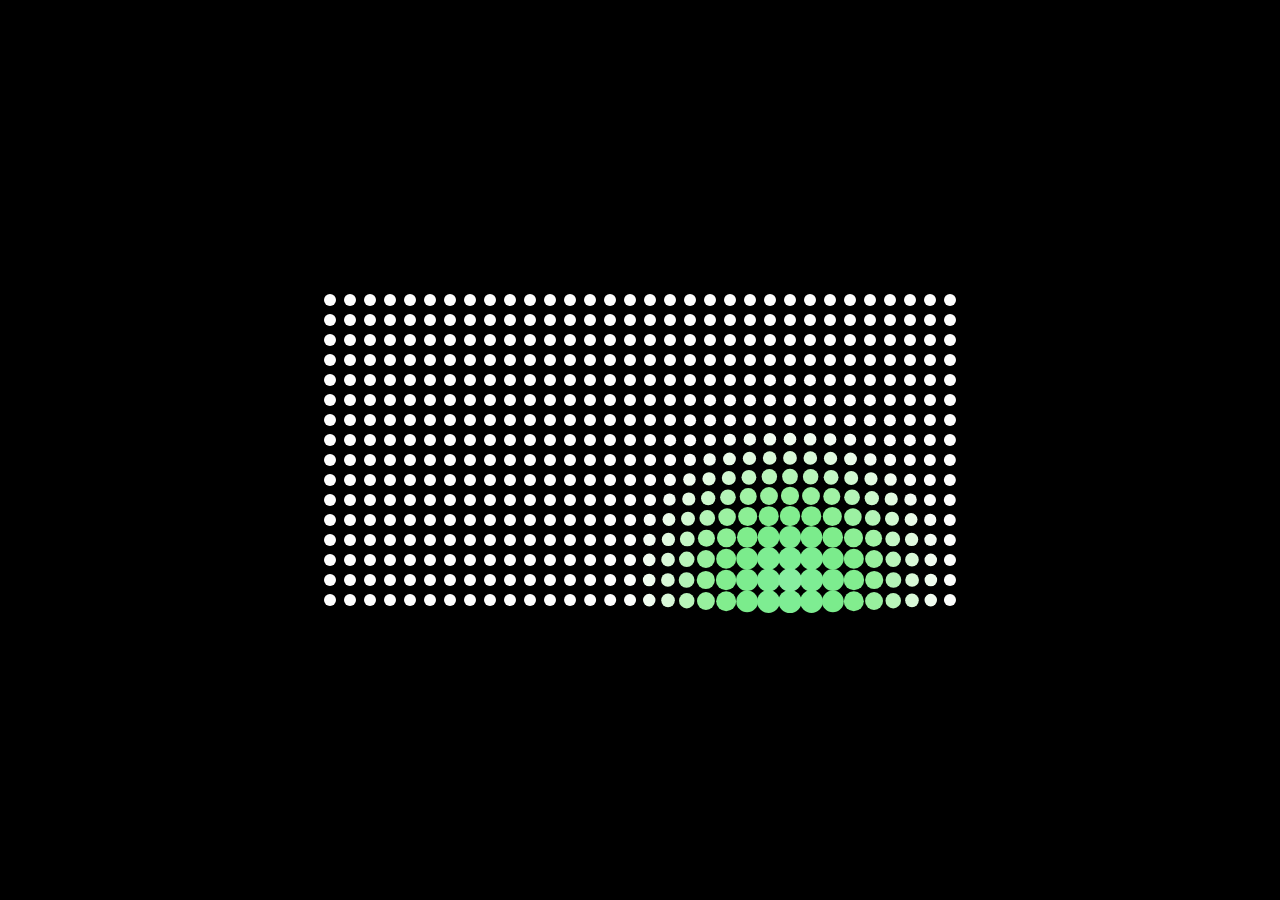
<file: anime-master/documentation/examples/advanced-staggering-2.html>
<!DOCTYPE html>
<html>
<head>
  <title>advanced staggering • anime.js</title>
  <meta charset="utf-8">
  <meta name="viewport" content="width=device-width, initial-scale=1, maximum-scale=1">
  <meta property="og:title" content="anime.js">
  <meta property="og:url" content="https://animejs.com">
  <meta property="og:description" content="Javascript Animation Engine">
  <meta property="og:image" content="https://animejs.com/documentation/assets/img/icons/og.png">
  <meta name="twitter:card" content="summary">
  <meta name="twitter:title" content="anime.js">
  <meta name="twitter:site" content="@juliangarnier">
  <meta name="twitter:description" content="Javascript Animation Engine">
  <meta name="twitter:image" content="https://animejs.com/documentation/assets/img/icons/twitter.png">
  <link rel="apple-touch-icon-precomposed" href="../assets/img/social-media-image.png">
  <link rel="icon" type="image/png" href="../assets/img/favicon.png" >
  <link href="../assets/css/animejs.css" rel="stylesheet">
  <link href="../assets/css/documentation.css" rel="stylesheet">
  <style>

    :root {
      font-size: 20px;
    }

    body {
      display: flex;
      flex-wrap: wrap;
      justify-content: center;
      align-items: center;
      height: 100vh;
      background-color: #000;
    }

    .stagger-visualizer {
      display: flex;
      flex-wrap: wrap;
      justify-content: center;
      align-items: center;
      position: relative;
      width: 32rem;
      height: 16rem;
    }

    .dots-wrapper {
      position: absolute;
      display: flex;
      flex-wrap: wrap;
      justify-content: center;
      align-items: center;
      width: 100%;
      height: 100%;
    }

    .stagger-visualizer .dot {
      position: relative;
      width: calc(1rem - 8px);
      height: calc(1rem - 8px);
      margin: 4px;
      border-radius: 50%;
      background-color: currentColor;
    }

  </style>
</head>
<body>

  <div class="stagger-visualizer">
    <div class="dots-wrapper"></div>
  </div>

</body>
<script type="module">

  import anime from '../../src/index.js';

  var advancedStaggeringAnimation = (function() {

    var staggerVisualizerEl = document.querySelector('.stagger-visualizer');
    var dotsWrapperEl = staggerVisualizerEl.querySelector('.dots-wrapper');
    var dotsFragment = document.createDocumentFragment();
    var grid = [32, 16];
    var cellSize = 1;
    var numberOfElements = grid[0] * grid[1];
    var animation;
    var paused = true;

    for (var i = 0; i < numberOfElements; i++) {
      var dotEl = document.createElement('div');
      dotEl.classList.add('dot');
      dotsFragment.appendChild(dotEl);
    }

    dotsWrapperEl.appendChild(dotsFragment);

    var index = anime.random(0, numberOfElements-1);
    var nextIndex = 0;

    function play() {

      paused = false;
      if (animation) animation.pause();

      nextIndex = anime.random(0, numberOfElements-1);

      var saturation = 75;

      var colorStart = anime.random(0, 256);
      var colorEnd = anime.random(0, 256);
      var colorRangeValue = [colorStart, colorEnd];
      var luminosityStart = anime.random(60, 80);
      var luminosityEnd = anime.random(20, 40);
      var luminosityRangeValue = [luminosityStart, luminosityEnd];

      function staggeredGridColors(el, i, total) {
        var hue = Math.round(anime.stagger(colorRangeValue, {grid: grid, from: index})(el, i, total));
        var luminosity = Math.round(anime.stagger(luminosityRangeValue, {grid: grid, from: index})(el, i, total));
        return 'hsl(' + hue + ', ' + saturation + '%, ' + luminosity + '%)';
      }

      animation = anime({
        targets: '.stagger-visualizer .dot',
        keyframes: [
          {
            zIndex: function(el, i, total) {
              return Math.round(anime.stagger([numberOfElements, 0], {grid: grid, from: index})(el, i, total));
            },
            translateX: anime.stagger('-.001rem', {grid: grid, from: index, axis: 'x'}),
            translateY: anime.stagger('-.001rem', {grid: grid, from: index, axis: 'y'}),
            duration: 200
          }, {
            translateX: anime.stagger('.075rem', {grid: grid, from: index, axis: 'x'}),
            translateY: anime.stagger('.075rem', {grid: grid, from: index, axis: 'y'}),
            scale: anime.stagger([2, .2], {grid: grid, from: index}),
            backgroundColor: staggeredGridColors,
            duration: 450
          }, {
            translateX: 0,
            translateY: 0,
            scale: 1,
            duration: 500,
          }
        ],
        delay: anime.stagger(60, {grid: grid, from: index}),
        easing: 'easeInOutQuad',
        complete: play
      }, 30)

      index = nextIndex;

    }

    play();

  })();

</script>
</html>
</file>
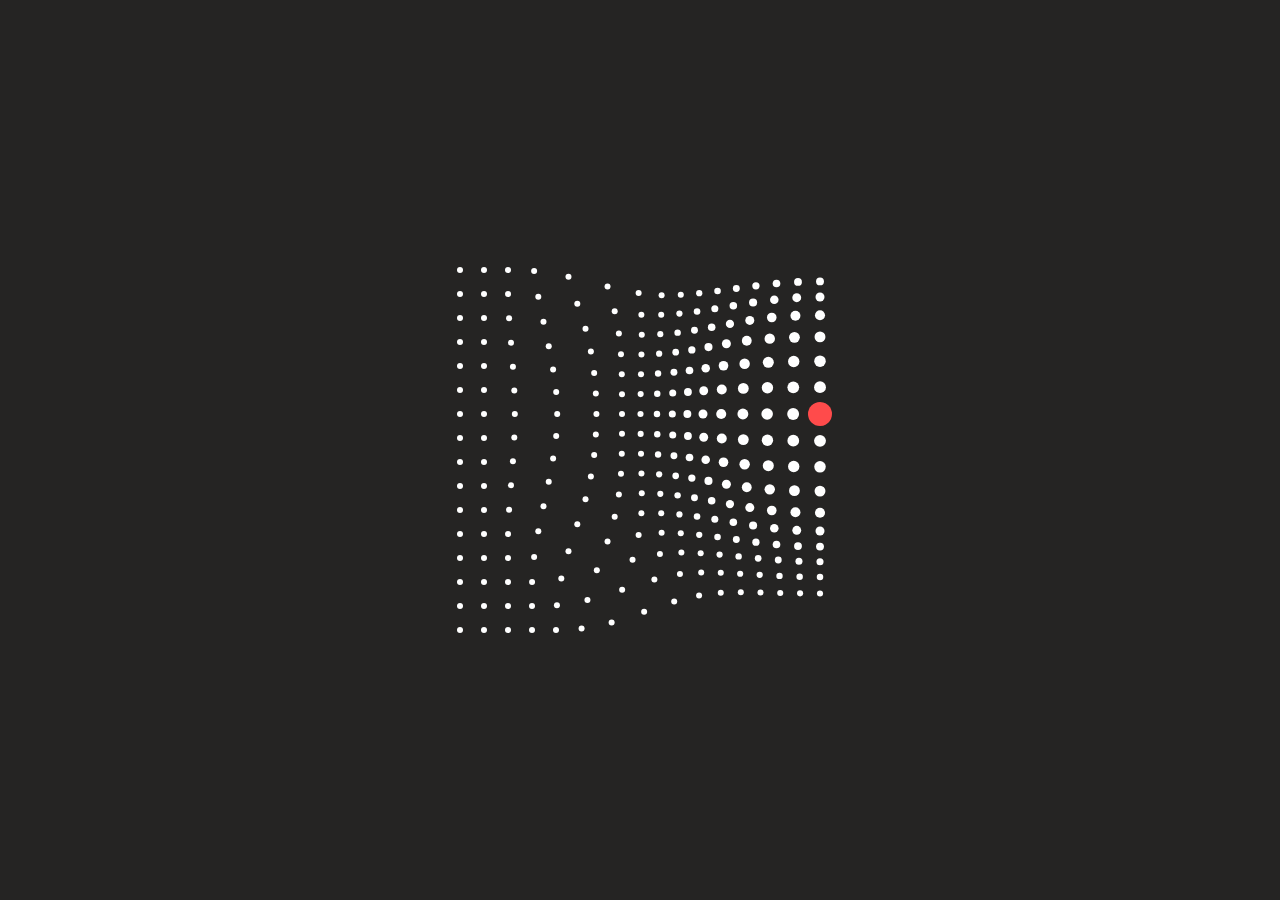
<file: anime-master/documentation/examples/advanced-staggering.html>
<!DOCTYPE html>
<html>
<head>
  <title>advanced staggering • anime.js</title>
  <meta charset="utf-8">
  <meta name="viewport" content="width=device-width, initial-scale=1, maximum-scale=1">
  <meta property="og:title" content="anime.js">
  <meta property="og:url" content="https://animejs.com">
  <meta property="og:description" content="Javascript Animation Engine">
  <meta property="og:image" content="https://animejs.com/documentation/assets/img/icons/og.png">
  <meta name="twitter:card" content="summary">
  <meta name="twitter:title" content="anime.js">
  <meta name="twitter:site" content="@juliangarnier">
  <meta name="twitter:description" content="Javascript Animation Engine">
  <meta name="twitter:image" content="https://animejs.com/documentation/assets/img/icons/twitter.png">
  <link rel="apple-touch-icon-precomposed" href="../assets/img/social-media-image.png">
  <link rel="icon" type="image/png" href="../assets/img/favicon.png" >
  <link href="../assets/css/animejs.css" rel="stylesheet">
  <link href="../assets/css/documentation.css" rel="stylesheet">
  <style>

    :root {
      font-size: 24px;
    }

    body {
      display: flex;
      flex-wrap: wrap;
      justify-content: center;
      align-items: center;
      height: 100vh;
    }

    .stagger-visualizer {
      position: relative;
      display: flex;
      flex-wrap: wrap;
      justify-content: center;
      align-items: center;
      width: 16rem;
      height: 16rem;
    }

    .stagger-visualizer .dot {
      position: relative;
      width: .25rem;
      height: .25rem;
      margin: .375rem;
      background-color: currentColor;
      border-radius: 50%;
    }

    .stagger-visualizer .cursor {
      position: absolute;
      z-index: 1;
      top: 0;
      left: 0;
      width: 1rem;
      height: 1rem;
      background-color: currentColor;
      border-radius: 50%;
    }

  </style>
</head>
<body>

  <div class="stagger-visualizer">
    <div class="cursor color-red"></div>
  </div>

</body>
<script type="module">

  import anime from '../../src/index.js';

  const staggerVisualizerEl = document.querySelector('.stagger-visualizer');
  const fragment = document.createDocumentFragment();
  const numberOfElements = 16*16;
  var animation;

  for (let i = 0; i < numberOfElements; i++) {
    const dotEl = document.createElement('div');
    dotEl.classList.add('dot');
    fragment.appendChild(dotEl);
  }

  staggerVisualizerEl.appendChild(fragment);

  let index = anime.random(0, numberOfElements);
  let nextIndex = 0;

  function animateGrid() {

    if (animation) animation.pause();

    nextIndex = anime.random(0, numberOfElements);

    anime.set('.cursor', {
      translateX: anime.stagger('-1rem', {grid: [16, 16], from: index, axis: 'x'}),
      translateY: anime.stagger('-1rem', {grid: [16, 16], from: index, axis: 'y'})
    });

    animation = anime.timeline({
      easing: 'easeInOutQuad',
      complete: animateGrid
    })
    .add({
      targets: '.cursor',
      keyframes: [
        { scale: .625 }, 
        { scale: 1.125 },
        { scale: 1 }
      ],
      duration: 600
    })
    .add({
      targets: '.dot',
      keyframes: [
        {
          translateX: anime.stagger('-.175rem', {grid: [16, 16], from: index, axis: 'x'}),
          translateY: anime.stagger('-.175rem', {grid: [16, 16], from: index, axis: 'y'}),
          duration: 200
        }, {
          translateX: anime.stagger('.125rem', {grid: [16, 16], from: index, axis: 'x'}),
          translateY: anime.stagger('.125rem', {grid: [16, 16], from: index, axis: 'y'}),
          scale: 2,
          duration: 500
        }, {
          translateX: 0,
          translateY: 0,
          scale: 1,
          duration: 600,
        }
      ],
      delay: anime.stagger(50, {grid: [16, 16], from: index})
    }, '-=600')
    .add({
      targets: '.cursor',
      translateX: { value: anime.stagger('-1rem', {grid: [16, 16], from: nextIndex, axis: 'x'}), duration: anime.random(400, 1200) },
      translateY: { value: anime.stagger('-1rem', {grid: [16, 16], from: nextIndex, axis: 'y'}), duration: anime.random(400, 1200) },
      easing: 'easeOutSine'
    }, '-=1100')

    index = nextIndex;

  }

  animateGrid();

</script>
</html>
</file>
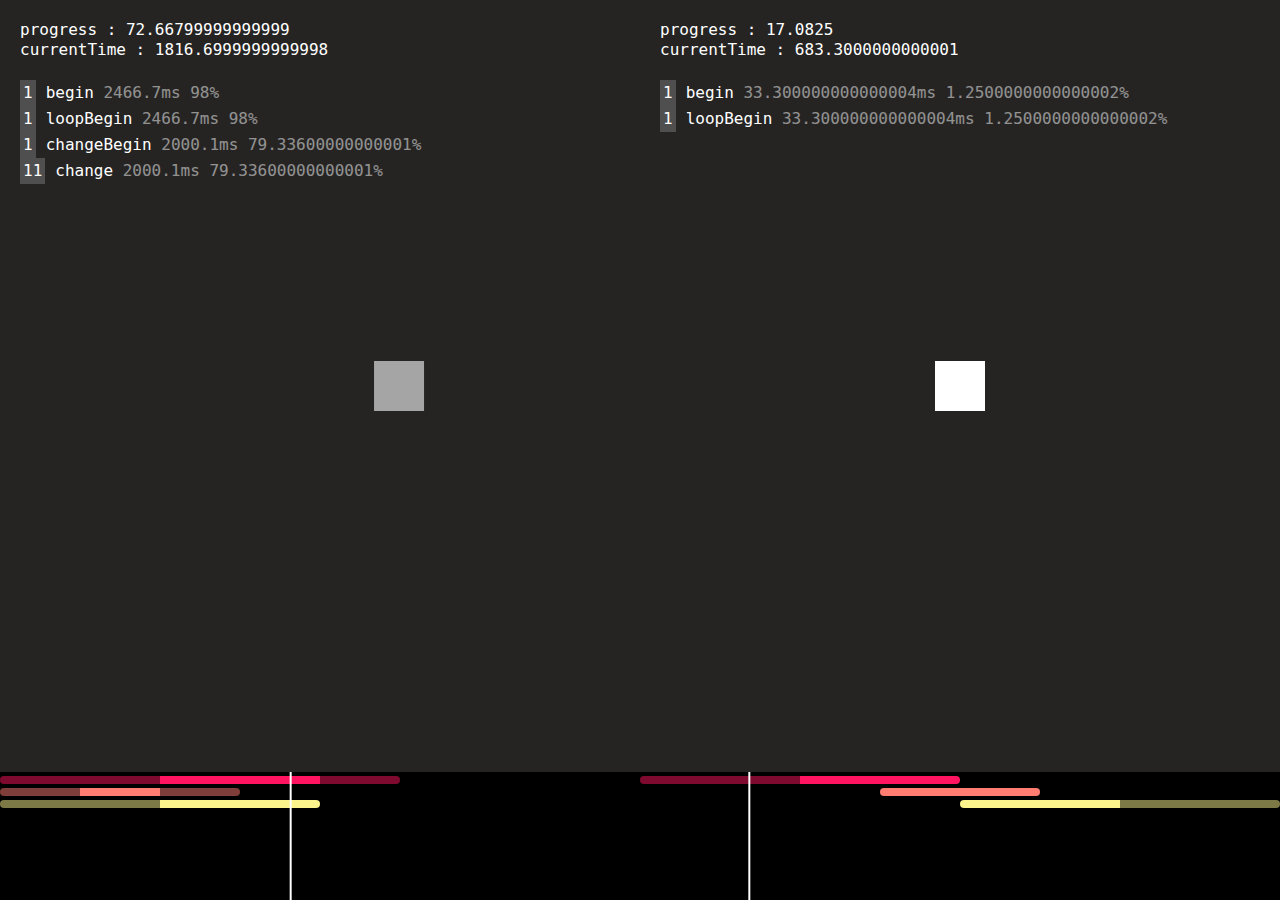
<file: anime-master/documentation/examples/anime-callbacks.html>
<!DOCTYPE html>
<html>
<head>
  <title>Anime states system | anime.js</title>
  <meta charset="utf-8">
  <meta name="viewport" content="width=device-width, initial-scale=1, maximum-scale=1">
  <meta property="og:title" content="anime.js">
  <meta property="og:url" content="https://animejs.com">
  <meta property="og:description" content="Javascript Animation Engine">
  <meta property="og:image" content="https://animejs.com/documentation/assets/img/icons/og.png">
  <meta name="twitter:card" content="summary">
  <meta name="twitter:title" content="anime.js">
  <meta name="twitter:site" content="@juliangarnier">
  <meta name="twitter:description" content="Javascript Animation Engine">
  <meta name="twitter:image" content="https://animejs.com/documentation/assets/img/icons/twitter.png">
  <link rel="apple-touch-icon-precomposed" href="../assets/img/social-media-image.png">
  <link rel="icon" type="image/png" href="../assets/img/favicon.png" >
  <link href="../assets/css/animejs.css" rel="stylesheet">
  <link href="../assets/css/documentation.css" rel="stylesheet">
  <style>

    body {
      display: flex;
      flex-wrap: no-wrap;
      justify-content: space-around;
      align-items: center;
      position: absolute;
      width: 100%;
      height: 100vh;
      padding-bottom: 128px;
    }

    .el {
      width: 50px;
      height: 50px;
      background-color: currentColor;
    }

    .log {
      overflow-y: scroll;
      position: absolute;
      top: 0;
      height: 100%;
      padding: 20px;
      padding-top: 80px;
      font-size: 16px;
      line-height: 20px;
      text-align: left;
      font-family: monospace;
    }

    .log-animation {
      left: 0;
      width: 50%;
    }

    .log-timeline {
      left: 50%;
      width: 50%;
    }

    .counter {
      display: inline-block;
      margin-right: 10px;
      padding: 3px;
      background-color: rgba(255,255,255,.2);
    }

    .currentTime, .progress { opacity: .5 }

    .time {
      position: absolute;
      top: 0;
      height: 80px;
      padding: 20px;
      font-size: 16px;
      line-height: 20px;
      text-align: left;
      font-family: monospace;
    }

    .time-animation {
      left: 0;
      width: 50%;
    }

    .time-timeline {
      left: 50%;
      width: 50%;
    }

    /* Player animation */

    .timeline {
      position: fixed;
      bottom: 0;
      height: 128px;
      padding-top: 4px;
      background-color: #000;
    }

    .timeline.player-animation {
      width: 50%;
      left: 0;
    }

    .timeline.player-timeline {
      width: 50%;
      left: 50%;
    }

    .tl-needle {
      position: absolute;
      z-index: 2;
      top: 0;
      left: 0;
      bottom: 0;
      width: 2px;
      margin-left: -1px;
      background-color: #FFF;
    }

    .tl-animation {
      position: relative;
      display: flex;
      justify-content: space-between;
      width: auto;
      height: 8px;
      margin-bottom: 4px;
      background-color: currentColor;
      border-radius: .5rem;
    }

    .tl-delay,
    .tl-end-delay {
      width: auto;
      height: 100%;
      background-color: rgba(0,0,0,.5);
    }

  </style>
</head>
<body>

  <div class="el color-04"></div>

  <div class="el color-08"></div>

  <div class="log log-animation"></div>
  <div class="time time-animation"></div>

  <div class="log log-timeline"></div>
  <div class="time time-timeline"></div>

</body>
<script type="module">

  import anime from '../../src/index.js';

  var animationTimeLogEl = document.querySelector('.time-animation');
  var timelineTimeLogEl = document.querySelector('.time-timeline');

  var animation = anime({
    targets: '.el.color-04',
    translateX: [
      {value: 200},
      {value: -200},
      {value: 200}
    ],
    rotate: {
      value: 720,
      easing: 'easeInOutCirc',
      duration: 500,
      delay: 500
    },
    opacity: {
      value: .5,
      easing: 'linear',
      duration: 1000,
      delay: 1000,
      endDelay: 0
    },
    delay: 1000,
    endDelay: 500,
    duration: 1000,
    easing: 'easeOutQuad',
    direction: 'reverse',
    loop: 2,
    autoplay: false,
    update: function(a) {
      animationTimeLogEl.innerHTML = 'progress : ' + a.progress + '<br>currentTime : ' + a.currentTime;
    },
  });


  var tl = anime.timeline({
    targets: '.el.color-08',
    easing: 'easeInOutQuad',
    autoplay: false,
    direction: 'alternate',
    loop: 3,
    update: function(a) {
      timelineTimeLogEl.innerHTML = 'progress : ' + a.progress + '<br>currentTime : ' + a.currentTime;
    }
  })
  .add({
    translateX: 100,
    delay: 1000
  })
  .add({
    translateY: 100
  }, '-=500')
  .add({
    rotate: 360,
    endDelay: 1000
  }, '-=500');


  function animePlayer(instance, playerClass) {

    function createEl(type, className, parentEl) {
      var el = document.createElement(type);
      if (className) el.classList.add(className);
      if (parentEl) parentEl.appendChild(el);
      return el;
    }

    var timelineEl = createEl('div', 'timeline', document.body);
    if (playerClass) timelineEl.classList.add(playerClass);
    var needleEl = createEl('div', 'tl-needle', timelineEl);
    var animations = [];
    var colors = ['#FF1461','#FF7C72','#FBF38C','#A6FF8F','#18FF92','#1CE2B2','#5EF3FB','#61C3FF','#5A87FF','#8453E3','#C26EFF','#FB89FB'];
    var colorIndex = 0;

    function convertMStoEM(ms) { return ms / 100; }
    function convertEMtoMS(em) { return parseFloat(em) * 250; }

    function createAnimationLog(animObj, timelineOffset) {
      var anim = animObj;
      anim.player = {};
      anim.player.animationEl = createEl('div', 'tl-animation', timelineEl);
      anim.player.delayEl = createEl('div', 'tl-delay', anim.player.animationEl);
      anim.player.endDelayEl = createEl('div', 'tl-end-delay', anim.player.animationEl);
      anim.update = function() {
        anime.set(anim.player.animationEl, {
          left: convertMStoEM(timelineOffset) + 'em',
          width: convertMStoEM(anim.duration) + 'em'
        });
        anime.set(anim.player.delayEl, {width: (anim.delay / anim.duration) * 100 + '%'});
        anime.set(anim.player.endDelayEl, {width: (anim.endDelay / anim.duration) * 100 + '%'});
      }
      anime.set(anim.player.animationEl, {color: colors[colorIndex]});
      colorIndex++;
      if (!colors[colorIndex]) colorIndex = 0;
      anim.update();
      animations.push(anim);
      return anim;
    }

    instance.pause();

    var playerAnimation = anime({
      targets: needleEl,
      translateX: convertMStoEM(instance.duration) + 'em',
      duration: instance.duration,
      direction: instance.direction,
      loop: instance.loop,
      easing: 'linear',
      update: function(a) {
        instance.seek(a.currentTime);
      },
      complete: function(a) {
        instance.seek(a.currentTime);
      }
    });

    if (instance.children.length) {
      instance.children.forEach(function(child) {
        child.animations.forEach(function(anim) {
          createAnimationLog(anim, child.timelineOffset);
        });
      })
    } else {
      instance.animations.forEach(function(anim) {
        createAnimationLog(anim);
      });
    }

  }

  animePlayer(animation, 'player-animation');
  animePlayer(tl, 'player-timeline');

  function logCallbacks(animation, logEl, callbacks) {

    function appendLog(cbName) {
      animation[cbName] = function() {
        var pEl = document.createElement('p');
        var counterSpanEl = document.createElement('span');
        var currentTimeSpanEl = document.createElement('span');
        var progressSpanEl = document.createElement('span');
        var textSpanEl = document.createElement('span');
        var lastPEl = logEl.querySelector('p:last-child');
        currentTimeSpanEl.innerHTML = ' ' + animation.currentTime + 'ms';
        progressSpanEl.innerHTML = ' ' + animation.progress + '%';
        if (lastPEl && lastPEl.querySelector('.text').innerHTML === cbName) {
          var lastCountEl = lastPEl.querySelector('.counter');
          var lastCountValue = parseFloat(lastCountEl.innerHTML);
          lastCountValue++;
          lastCountEl.innerHTML = lastCountValue;
        } else {
          counterSpanEl.innerHTML = 1;
          textSpanEl.innerHTML = cbName;
          counterSpanEl.classList.add('counter');
          textSpanEl.classList.add('text');
          currentTimeSpanEl.classList.add('currentTime');
          progressSpanEl.classList.add('progress');
          pEl.appendChild(counterSpanEl);
          pEl.appendChild(textSpanEl);
          pEl.appendChild(currentTimeSpanEl);
          pEl.appendChild(progressSpanEl);
          logEl.appendChild(pEl);
          logEl.scrollTop = logEl.scrollHeight;
        }
      }
    }

    callbacks.forEach(appendLog);

  }

  logCallbacks(animation, document.querySelector('.log-animation'), [
    'begin',
    'loopBegin',
    'changeBegin',
    'change',
    'changeComplete',
    'loopComplete',
    'complete'
  ]);


  logCallbacks(tl, document.querySelector('.log-timeline'), ['begin',
    'loopBegin',
    'changeBegin',
    'change',
    'changeComplete',
    'loopComplete',
    'complete'
  ]);


</script>
</html>
</file>
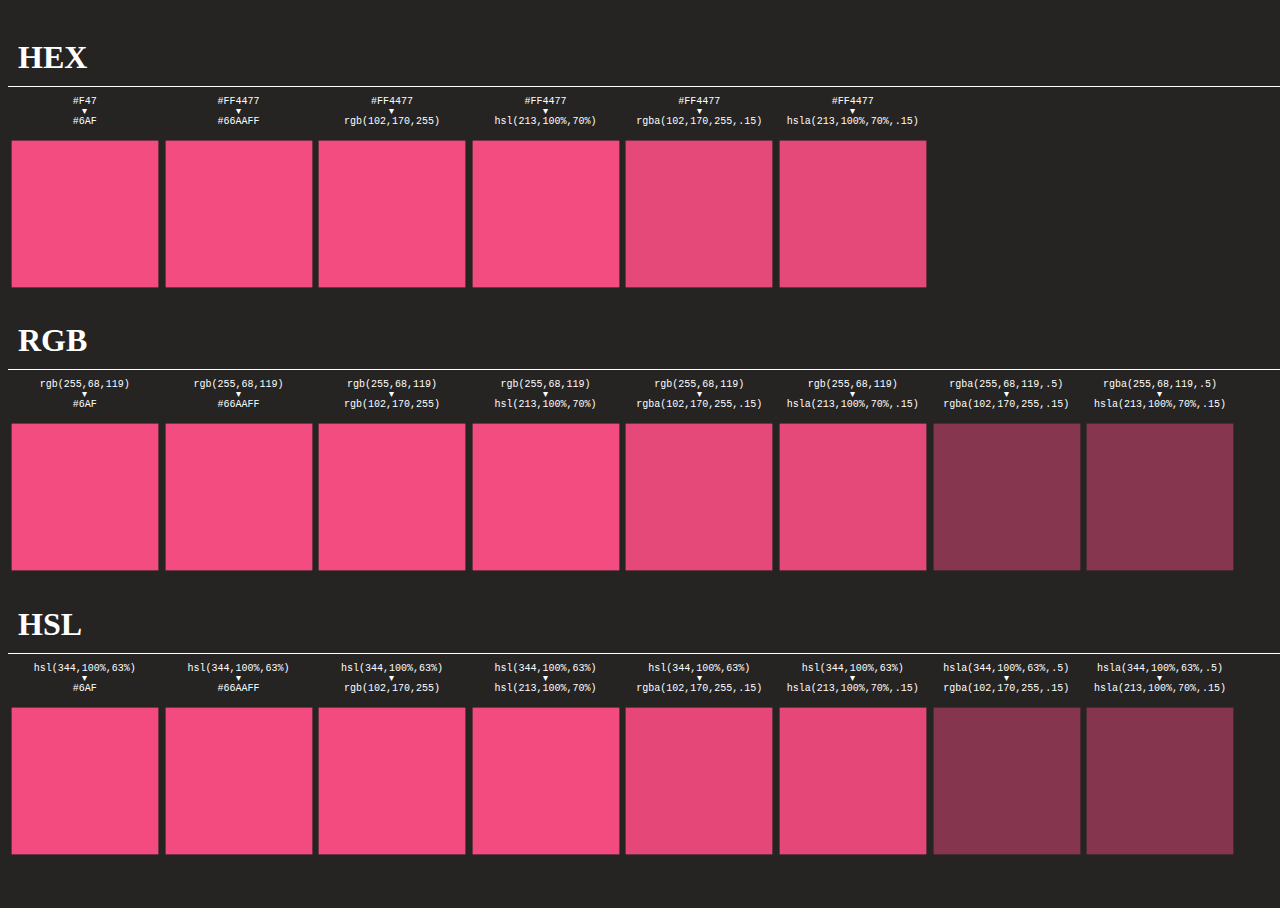
<file: anime-master/documentation/examples/anime-colors-test.html>
<!DOCTYPE html>
<html>
<head>
  <title>Colors test | anime.js</title>
  <meta charset="utf-8">
  <meta name="viewport" content="width=device-width, initial-scale=1, maximum-scale=1">
  <meta property="og:title" content="anime.js">
  <meta property="og:url" content="https://animejs.com">
  <meta property="og:description" content="Javascript Animation Engine">
  <meta property="og:image" content="https://animejs.com/documentation/assets/img/icons/og.png">
  <meta name="twitter:card" content="summary">
  <meta name="twitter:title" content="anime.js">
  <meta name="twitter:site" content="@juliangarnier">
  <meta name="twitter:description" content="Javascript Animation Engine">
  <meta name="twitter:image" content="https://animejs.com/documentation/assets/img/icons/twitter.png">
  <link rel="apple-touch-icon-precomposed" href="../assets/img/social-media-image.png">
  <link rel="icon" type="image/png" href="../assets/img/favicon.png">
  <link href="../assets/css/documentation.css" rel="stylesheet">
  <script src="../../lib/anime.min.js"></script>
  <!-- <script src="../assets/js/anime/anime.2.0.2.js"></script> -->
  <!-- <script src="../assets/js/anime/anime.1.3.js"></script> -->
  <style>
    body {
      width: 100%;
      height: 100vh;
    }
    .color-tests {
      display: flex;
      flex-wrap: wrap;
    }
    .section-title {
      display: block;
      width: 100%;
      margin-bottom: 10px;
      padding: 10px;
      border-bottom: 1px solid #FFF;
    }
    .color-test {
      flex-shrink: 2;
      text-align: center;
      font-size: 10px;
      line-height: 1em;
      font-family: monospace;
    }
    .color-el {
      display: flex;
      align-items: center;
      justify-content: center;
      position: relative;
      width: 12vw;
      height: 12vw;
      margin-top: 10px;
    }
  </style>
</head>
<body>
  <section class="color-section">
    <h1 class="section-title">HEX</h1>
    <div class="color-tests">
      <div class="color-test hex-to-hex-shorthand">#F47<br>▾<br>#6AF</div>
      <div class="color-test hex-to-hex">#FF4477<br>▾<br>#66AAFF</div>
      <div class="color-test hex-to-rgb">#FF4477<br>▾<br>rgb(102,170,255)</div>
      <div class="color-test hex-to-hsl">#FF4477<br>▾<br>hsl(213,100%,70%)</div>
      <div class="color-test hex-to-rgba">#FF4477<br>▾<br>rgba(102,170,255,.15)</div>
      <div class="color-test hex-to-hsla">#FF4477<br>▾<br>hsla(213,100%,70%,.15)</div>
    </div>
  </section>
  <section class="color-section">
    <h1 class="section-title">RGB</h1>
    <div class="color-tests">
      <div class="color-test rgb-to-hex-shorthand">rgb(255,68,119)<br>▾<br>#6AF</div>
      <div class="color-test rgb-to-hex">rgb(255,68,119)<br>▾<br>#66AAFF</div>
      <div class="color-test rgb-to-rgb">rgb(255,68,119)<br>▾<br>rgb(102,170,255)</div>
      <div class="color-test rgb-to-hsl">rgb(255,68,119)<br>▾<br>hsl(213,100%,70%)</div>
      <div class="color-test rgb-to-rgba">rgb(255,68,119)<br>▾<br>rgba(102,170,255,.15)</div>
      <div class="color-test rgb-to-hsla">rgb(255,68,119)<br>▾<br>hsla(213,100%,70%,.15)</div>
      <div class="color-test rgba-to-rgba">rgba(255,68,119,.5)<br>▾<br>rgba(102,170,255,.15)</div>
      <div class="color-test rgba-to-hsla">rgba(255,68,119,.5)<br>▾<br>hsla(213,100%,70%,.15)</div>
    </div>
  </section>
  <section class="color-section">
    <h1 class="section-title">HSL</h1>
    <div class="color-tests">
      <div class="color-test hsl-to-hex-shorthand">hsl(344,100%,63%)<br>▾<br>#6AF</div>
      <div class="color-test hsl-to-hex">hsl(344,100%,63%)<br>▾<br>#66AAFF</div>
      <div class="color-test hsl-to-rgb">hsl(344,100%,63%)<br>▾<br>rgb(102,170,255)</div>
      <div class="color-test hsl-to-hsl">hsl(344,100%,63%)<br>▾<br>hsl(213,100%,70%)</div>
      <div class="color-test hsl-to-rgba">hsl(344,100%,63%)<br>▾<br>rgba(102,170,255,.15)</div>
      <div class="color-test hsl-to-hsla">hsl(344,100%,63%)<br>▾<br>hsla(213,100%,70%,.15)</div>
      <div class="color-test hsla-to-rgba">hsla(344,100%,63%,.5)<br>▾<br>rgba(102,170,255,.15)</div>
      <div class="color-test hsla-to-hsla">hsla(344,100%,63%,.5)<br>▾<br>hsla(213,100%,70%,.15)</div>
    </div>
  </section>
  <script>

    var colorTestEls = document.querySelectorAll('.color-test');

    function createTest(el) {
      var testHtml = el.innerHTML;
      var testValues = testHtml.split('<br>▾<br>');
      var colorEl = document.createElement('div');
      colorEl.classList.add('color-el');
      el.appendChild(colorEl);
      anime({
        targets: colorEl,
        backgroundColor: [testValues[0], testValues[1]],
        scale: [.97, .75],
        direction: 'alternate',
        easing: 'easeInOutSine',
        duration: 4000,
        loop: true
      });
    }

    for (var i = 0; i < colorTestEls.length; i++) createTest(colorTestEls[i]);

  </script>
</body>
</html>
</file>
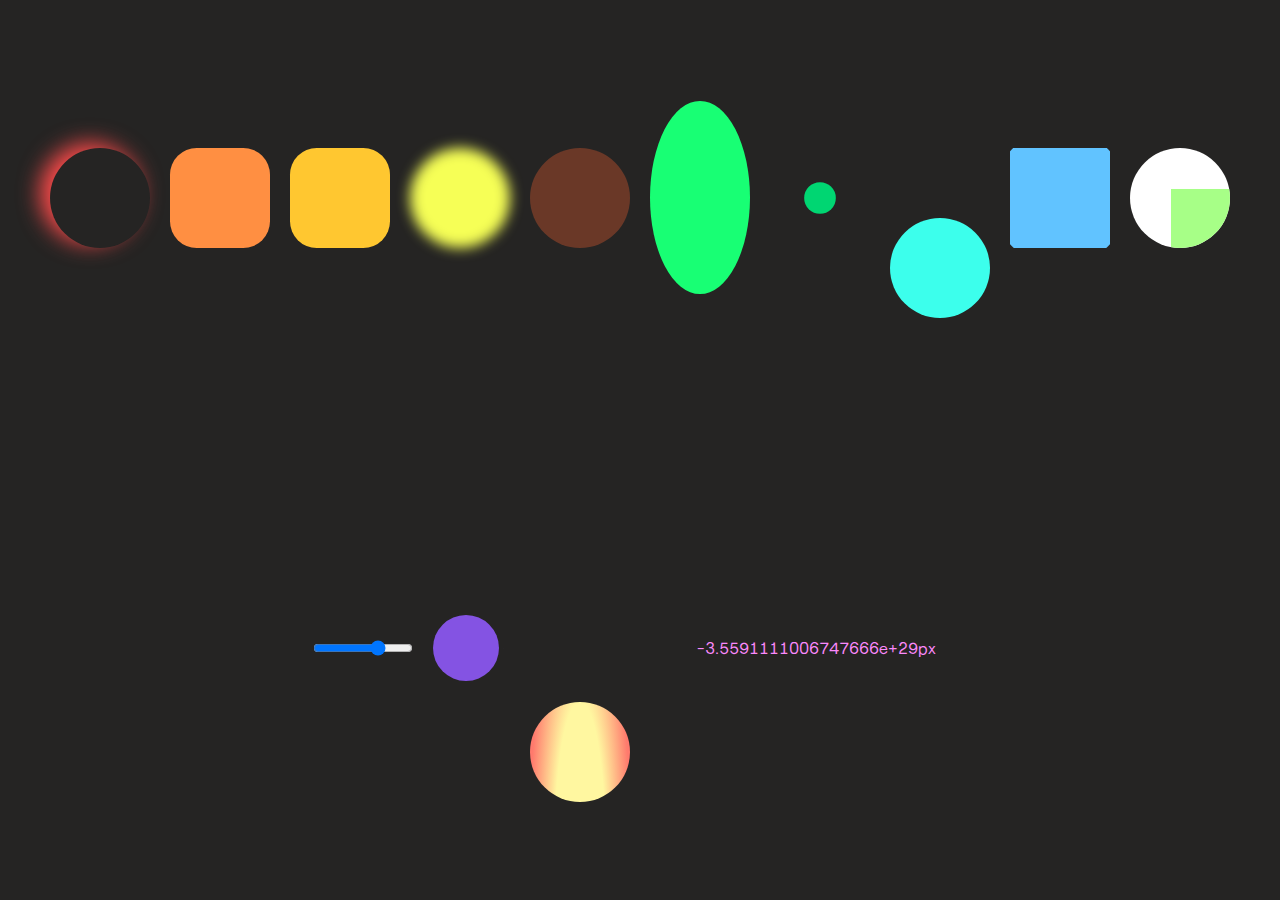
<file: anime-master/documentation/examples/anime-complex-properties.html>
<!DOCTYPE html>
<html>
<head>
  <title>Complex properties | anime.js</title>
  <meta charset="utf-8">
  <meta name="viewport" content="width=device-width, initial-scale=1, maximum-scale=1">
  <meta property="og:title" content="anime.js">
  <meta property="og:url" content="https://animejs.com">
  <meta property="og:description" content="Javascript Animation Engine">
  <meta property="og:image" content="https://animejs.com/documentation/assets/img/icons/og.png">
  <meta name="twitter:card" content="summary">
  <meta name="twitter:title" content="anime.js">
  <meta name="twitter:site" content="@juliangarnier">
  <meta name="twitter:description" content="Javascript Animation Engine">
  <meta name="twitter:image" content="https://animejs.com/documentation/assets/img/icons/twitter.png">
  <link rel="apple-touch-icon-precomposed" href="../assets/img/social-media-image.png">
  <link href="../assets/css/animejs.css" rel="stylesheet">
  <link href="../assets/css/documentation.css" rel="stylesheet">
  <!-- <script src="../../lib/anime.min.js"></script> -->
  <!-- <script src="../assets/js/anime/anime.1.3.js"></script> -->
  <!-- <script src="../assets/js/anime/anime.2.0.1.js"></script> -->
  <style>
    body {
      display: flex;
      flex-wrap: wrap;
      justify-content: center;
      align-items: center;
      min-height: 100vh;
    }
    .item {
      width: 100px;
      height: 100px;
      margin-top: 20px;
      border-radius: 50%;
      background-color: currentColor;
      margin: 10px;
    }
    .box-shadow {
      background-color: transparent;
    }
    .clip-path {
      border-radius: 0;
    }
    .auto-property {
      background-image: radial-gradient(50% 100%, #FFF7A0 50%, #FF7A6D 100%);
      background-size: auto 100px;
    }
    .exponent-values {
      width: 300px;
      background-color: transparent;
      text-align: center;
    }
  </style>
</head>
<body>
  <div class="box-shadow item color-red"></div>
  <div class="unit-less item color-orange"></div>
  <div class="specified-unit item color-lightorange"></div>
  <div class="filter item color-yellow"></div>
  <div class="rgba item color-citrus"></div>
  <div class="calc item color-green"></div>
  <div class="zero-value item color-darkgreen"></div>
  <div class="round-value item color-turquoise"></div>
  <div class="clip-path item color-skyblue"></div>
  <svg class="item" xmlns="http://www.w3.org/2000/svg" viewBox="0 0 100 100">
    <g id="Page-1" fill="none" fill-rule="evenodd">
      <g id="svg" fill="#A7FF87">
        <rect id="Rectangle" width="50" height="50" x="25" y="25"/>
      </g>
    </g>
  </svg>
  <input class="item" type="range" value="0" min="0" max="100">
  <div class="basic-css color-lavender item"></div>
  <div class="auto-property color-purple item"></div>
  <input class="exponent-values color-pink item" value="-1.1234567890123456789e+30px"></input>
  <script type="module">
    
    import anime from "../../src/index.js";

    var boxShadow = anime({
      targets: '.box-shadow',
      boxShadow: [
        {value: ['10px -10px 10px 0 currentColor', '10px 10px 20px 0 currentColor']},
        {value: '-10px 10px 30px 0 currentColor'},
        {value: '-10px -10px 20px 0 currentColor'},
        {value: '10px -10px 10px 0 currentColor'}
      ],
      loop: true,
      easing: 'linear'
    });
    var unitLess = anime({
      targets: '.unit-less',
      borderRadius: 16,
      loop: true,
      direction: 'alternate',
      easing: 'linear'
    });
    var specifiedUnit = anime({
      targets: '.specified-unit',
      borderRadius: '1em',
      loop: true,
      direction: 'alternate',
      easing: 'linear'
    });
    var filter = anime({
      targets: '.filter',
      filter: ["blur(20px)", "blur(0px)"],
      loop: true,
      direction: 'alternate',
      easing: 'linear'
    });
    var rgba = anime({
      targets: '.rgba',
      backgroundColor: ['rgba(255,100,50,1)', 'rgba(255,100,50,.0)'],
      loop: true,
      direction: 'alternate',
      easing: 'linear'
    });
    var calc = anime({
      targets: '.calc',
      height: ['calc(25% - 100px)', 'calc(25% - 0px)'],
      loop: true,
      direction: 'alternate',
      easing: 'linear'
    });
    var zeroValue = anime({
      targets: '.zero-value',
      scale: 0,
      loop: true,
      direction: 'alternate',
      easing: 'linear'
    });
    var roundValue = anime({
      targets: '.round-value',
      translateY: 100,
      round: .1,
      loop: true,
      direction: 'alternate',
      easing: 'linear'
    });
    var clipPath = anime({
      targets: '.clip-path',
      clipPath: ['circle(0px at center)', 'circle(100px at center)'],
      loop: true,
      direction: 'alternate',
      easing: 'linear'
    });
    var svgTransform = anime({
      targets: 'rect',
      transform: 'translate(10 10) scale(2)',
      loop: true,
      direction: 'alternate',
      easing: 'linear'
    });
    var rangeValue = anime({
      targets: 'input[type="range"]',
      value: 100,
      loop: true,
      direction: 'alternate',
      easing: 'linear'
    });
    var basicCSS = anime({
      targets: '.basic-css',
      width: 50,
      height: 50,
      loop: true,
      direction: 'alternate',
      easing: 'linear'
    });
    var autoProperty = anime({
      targets: '.auto-property',
      backgroundSize: ['auto 10px', 'auto 400px'],
      margin: '20% 40px 10px 30px',
      loop: true,
      direction: 'alternate',
      easing: 'linear'
    });
    var exponentValues = anime({
      targets: '.exponent-values',
      value: '+1.0123456789012346e+21px',
      loop: true,
      direction: 'alternate',
      easing: 'linear'
    });
  </script>
</body>
</html>
</file>
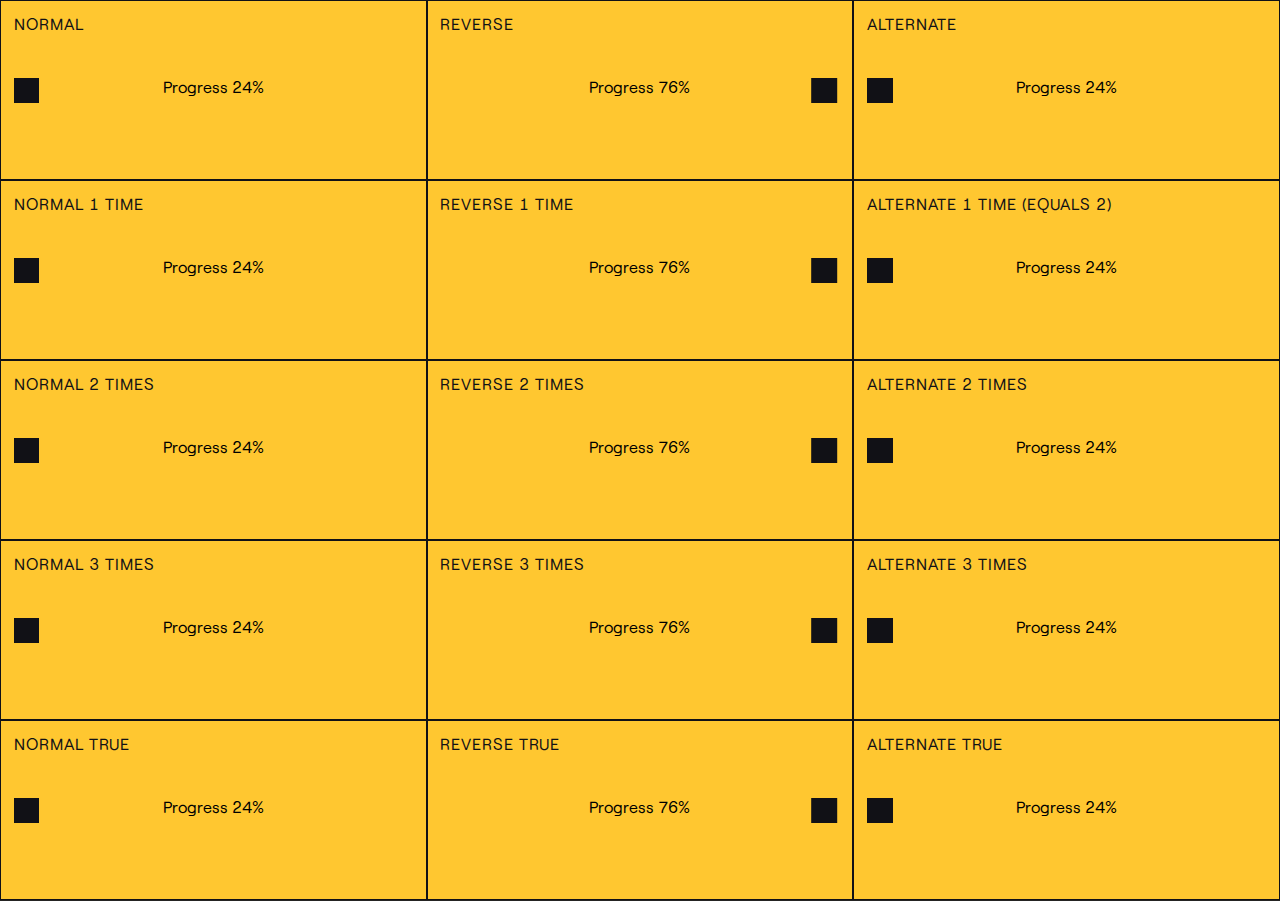
<file: anime-master/documentation/examples/anime-directions-testing.html>
<!DOCTYPE html>
<html>
<head>
  <title>Diretions Testing | anime.js</title>
  <meta charset="utf-8">
  <meta name="viewport" content="width=device-width, initial-scale=1, maximum-scale=1">
  <meta property="og:title" content="anime.js">
  <meta property="og:url" content="https://animejs.com">
  <meta property="og:description" content="Javascript Animation Engine">
  <meta property="og:image" content="https://animejs.com/documentation/assets/img/icons/og.png">
  <meta name="twitter:card" content="summary">
  <meta name="twitter:title" content="anime.js">
  <meta name="twitter:site" content="@juliangarnier">
  <meta name="twitter:description" content="Javascript Animation Engine">
  <meta name="twitter:image" content="https://animejs.com/documentation/assets/img/icons/twitter.png">
  <link rel="apple-touch-icon-precomposed" href="../assets/img/social-media-image.png">
  <link rel="icon" type="image/png" href="../assets/img/favicon.png">
  <link href="../assets/css/animejs.css" rel="stylesheet">
  <link href="../assets/css/documentation.css" rel="stylesheet">
  <script src="../../lib/anime.min.js"></script>
  <style>
    body {
      display: flex;
      flex-wrap: wrap;
      align-items: center;
      justify-content: flex-start;
      height: auto;
    }
    article {
      padding: 1vw;
      position: relative;
      width: 33.33%;
      height: 20vh;
      background: currentColor;
      border: 1px solid #111116;
    }
    h2 {
      color: #111116;
    }
    .el {
      position: relative;
      top: 5vh;
      width: 2vw;
      height: 2vw;
      background: #111116;
    }
    .logs {
      display: flex;
      flex-direction: column;
      flex-wrap: wrap;
      align-items: center;
      justify-content: center;
      position: absolute;
      top: 1vh;
      left: 0;
      bottom: 0;
      height: 19vh;
      width: 100%;
    }
    input {
      text-align: center;
      background: none;
      border: none;
    }
  </style>
</head>
<body>
  <script>
    function createTest(title, numberOfTargets, params) {
      var testEl = document.createElement('article');
      var testZoneEl = document.createElement('div');
      var logsEl = document.createElement('div');
      var progressEl = document.createElement('input');
      var promiseEl = document.createElement('input');
      var h2El = document.createElement('h2');

      for (var i = 0; i < numberOfTargets; i++) {
        var el = document.createElement('div');
        el.classList.add('el');
        testZoneEl.appendChild(el);
      }

      h2El.innerHTML = title;
      testEl.appendChild(h2El);
      logsEl.classList.add('logs');
      logsEl.appendChild(progressEl);
      logsEl.appendChild(promiseEl);
      testEl.appendChild(logsEl);
      testEl.appendChild(testZoneEl);
      document.body.appendChild(testEl);

      params.targets = testZoneEl.querySelectorAll('div');
      params.translateX = '29vw';
      params.delay = 1000;
      params.endDelay = 1000;
      params.easing = 'easeInOutQuad';
      params.begin = function() { testEl.classList.add('color-lightorange') };
      params.update = function(a) { 
        testEl.classList.add('color-red');
        progressEl.value = 'Progress ' + Math.round(a.progress) + '%';
      };
      params.complete = function() { testEl.classList.add('color-darkgreen') };
      var animation = anime(params);
      animation.finished.then(function() {
        promiseEl.value = 'Promise resolved'
        console.log('Promise resolved');
      });
      testEl.onclick = function() {
        testEl.classList.add('color-red');
        testEl.classList.remove('color-lightorange');
        testEl.classList.remove('color-darkgreen');
        animation.restart();
      }
    }

    createTest('Normal', 1, {});

    createTest('Reverse', 1, {
      direction: 'reverse'
    });

    createTest('Alternate', 1, {
      direction: 'alternate'
    });

    createTest('Normal 1 time', 1, {
      loop: 1
    });

    createTest('Reverse 1 time', 1, {
      direction: 'reverse',
      loop: 1
    });

    createTest('Alternate 1 time (equals 2)', 1, {
      direction: 'alternate',
      loop: 1
    });

    createTest('Normal 2 times', 1, {
      loop: 2
    });

    createTest('Reverse 2 times', 1, {
      direction: 'reverse',
      loop: 2
    });

    createTest('Alternate 2 times', 1, {
      direction: 'alternate',
      loop: 2
    });

    createTest('Normal 3 times', 1, {
      loop: 3
    });

    createTest('Reverse 3 times', 1, {
      direction: 'reverse',
      loop: 3
    });

    createTest('Alternate 3 times', 1, {
      direction: 'alternate',
      loop: 3
    });

    createTest('Normal true', 1, {
      loop: true
    });

    createTest('Reverse true', 1, {
      direction: 'reverse',
      loop: true
    });

    createTest('Alternate true', 1, {
      direction: 'alternate',
      loop: true
    });



  </script>
</body>
</html>
</file>
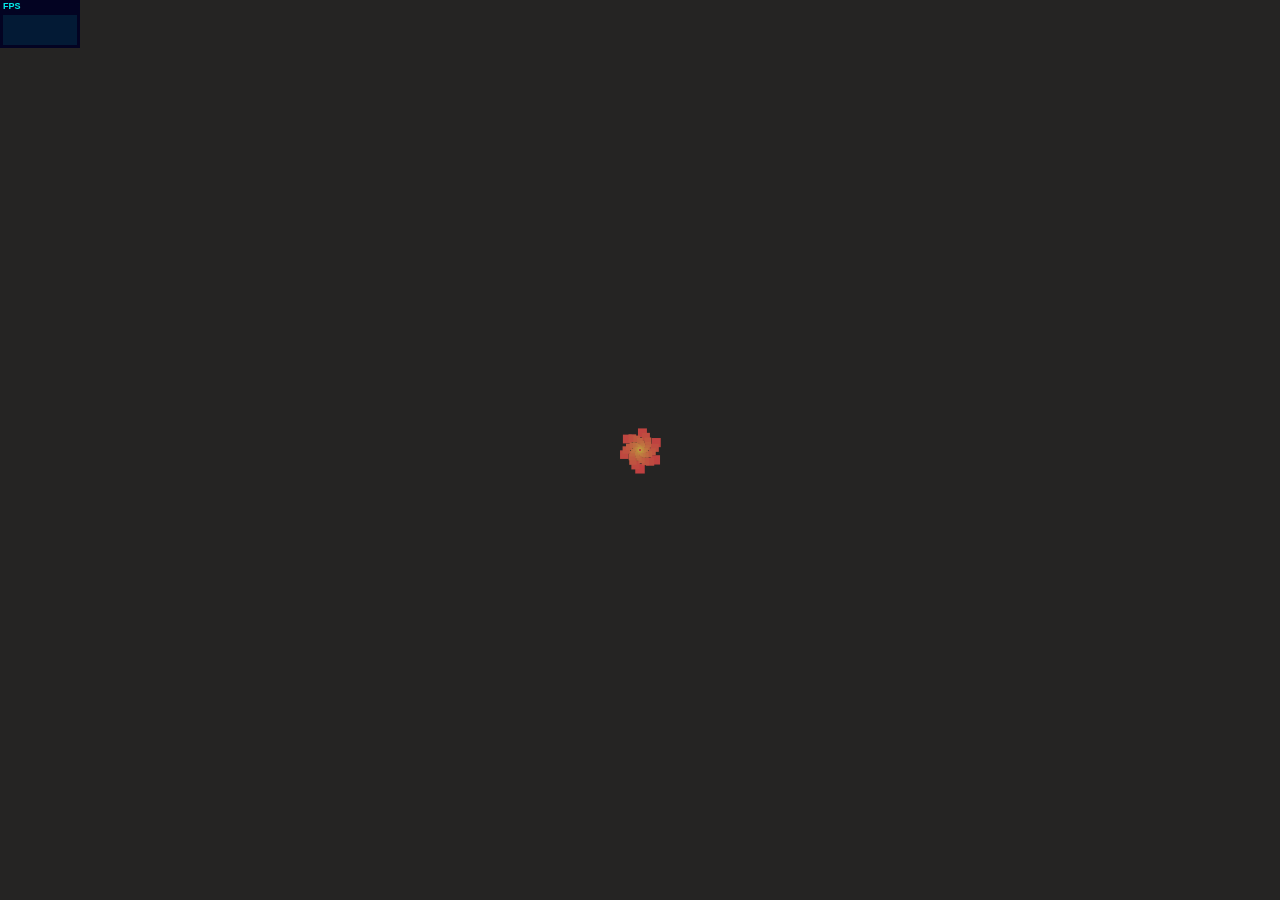
<file: anime-master/documentation/examples/anime-DOM-stress-test.html>
<!DOCTYPE html>
<html>
<head>
  <title>DOM stress test | anime.js</title>
  <meta charset="utf-8">
  <meta name="viewport" content="width=device-width, initial-scale=1, maximum-scale=1">
  <meta property="og:title" content="anime.js">
  <meta property="og:url" content="https://animejs.com">
  <meta property="og:description" content="Javascript Animation Engine">
  <meta property="og:image" content="https://animejs.com/documentation/assets/img/icons/og.png">
  <meta name="twitter:card" content="summary">
  <meta name="twitter:title" content="anime.js">
  <meta name="twitter:site" content="@juliangarnier">
  <meta name="twitter:description" content="Javascript Animation Engine">
  <meta name="twitter:image" content="https://animejs.com/documentation/assets/img/icons/twitter.png">
  <link rel="apple-touch-icon-precomposed" href="../assets/img/social-media-image.png">
  <link rel="icon" type="image/png" href="../assets/img/favicon.png" >
  <link href="../assets/css/animejs.css" rel="stylesheet">
  <link href="../assets/css/documentation.css" rel="stylesheet">
  <script src="../../lib/anime.min.js"></script>
  <!-- <script src="../assets/js/anime/anime.2.0.2.js"></script> -->
  <!-- <script src="../assets/js/anime/anime.1.0.js"></script> -->
  <style>

    .el {
      position: absolute;
      top: 50%;
      left: 50%;
      width: 1em;
      height: 1em;
      margin: -.5em 0 0 -.5em;
      font-size: 20px;
    }

  </style>
</head>
<body></body>
<script>

  var wrapperEl = document.body;
  var numberOfEls = 500;
  var duration = numberOfEls * 10;
  var radius = window.innerWidth < window.innerHeight ? window.innerWidth : window.innerHeight;
  var distance = (radius / 4 <= 150 ? 150 : radius / 2.5) / 16; 

  function createEl(i) {
    var el = document.createElement('div');
    var hue = Math.round(360 / numberOfEls * i);
    el.classList.add('el');
    //el.style.border = '5px solid hsl(' + hue + ', 50%, 50%)';
    el.style.backgroundColor = 'hsl(' + hue + ', 50%, 50%)';
    wrapperEl.appendChild(el);
    anime({
      targets: el,
      translateX: Math.sin(i) * distance + 'rem',
      translateY: Math.cos(i) * distance + 'rem',
      scale: [
        {value: [.1, 2]},
        {value: .1}
      ],
      easing: 'easeInOutSine',
      loop: true,
      duration: duration,
      delay: i * (duration / numberOfEls)
    });
  };

  for (var i = 0; i < numberOfEls; i++) createEl(i);

  </script>
  <script src="../assets/js/vendors/stats.min.js"></script>
</html>
</file>
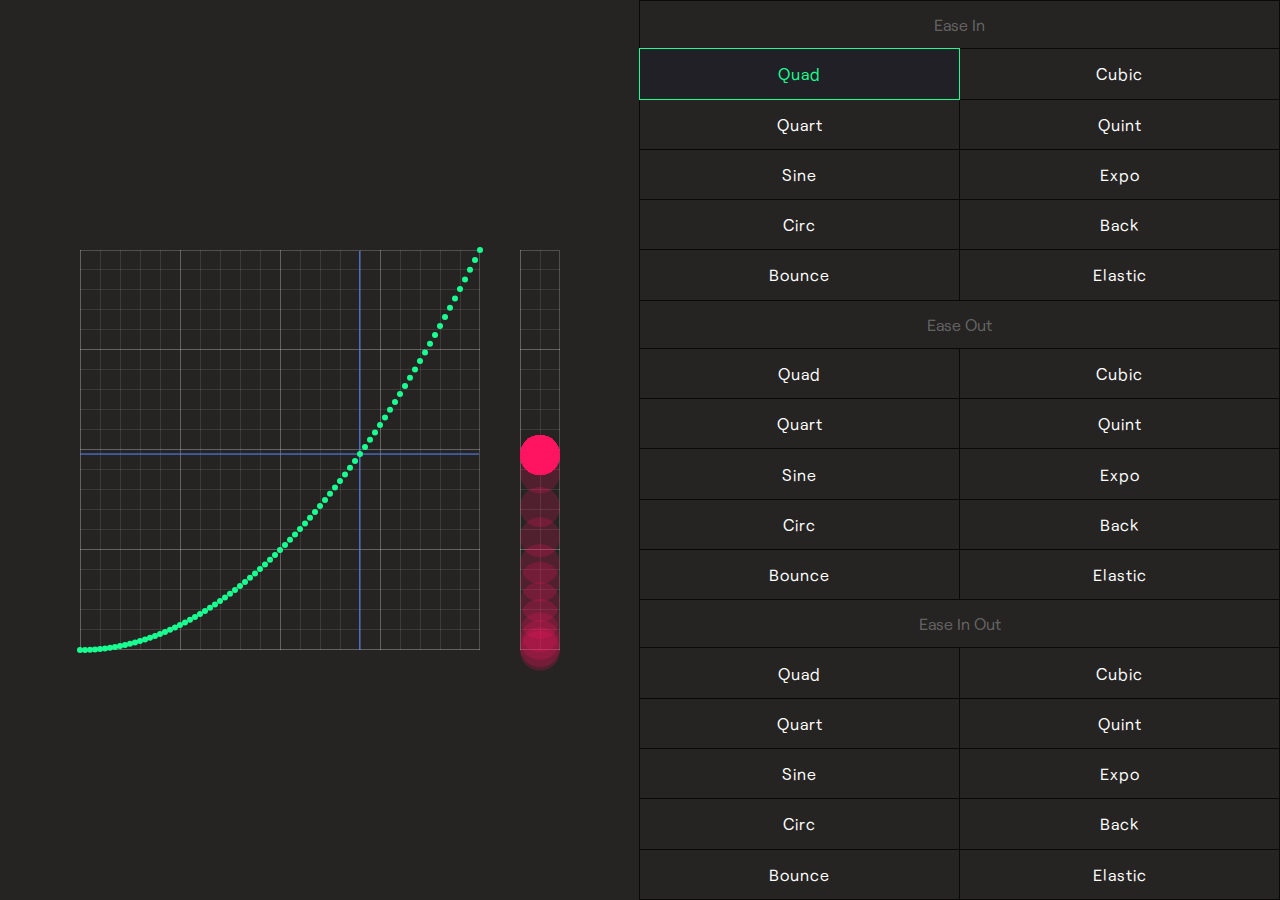
<file: anime-master/documentation/examples/anime-ease-visualizer.html>
<!DOCTYPE html>
<html>
<head>
  <title>Ease visualizer | anime.js</title>
  <meta charset="utf-8">
  <meta name="viewport" content="width=device-width, initial-scale=1, maximum-scale=1">
  <meta property="og:title" content="anime.js">
  <meta property="og:url" content="https://animejs.com">
  <meta property="og:description" content="Javascript Animation Engine">
  <meta property="og:image" content="https://animejs.com/documentation/assets/img/icons/og.png">
  <meta name="twitter:card" content="summary">
  <meta name="twitter:title" content="anime.js">
  <meta name="twitter:site" content="@juliangarnier">
  <meta name="twitter:description" content="Javascript Animation Engine">
  <meta name="twitter:image" content="https://animejs.com/documentation/assets/img/icons/twitter.png">
  <link rel="apple-touch-icon-precomposed" href="../assets/img/social-media-image.png">
  <link rel="icon" type="image/png" href="../assets/img/favicon.png">
  <link href="../assets/css/animejs.css" rel="stylesheet">
  <link href="../assets/css/documentation.css" rel="stylesheet">
  <script src="../../lib/anime.min.js"></script>
  <style>
    .easings {
      display: flex;
      justify-content: space-between;
      align-items: center;
      flex-direction: column;
      position: absolute;
      width: 100%;
      height: 100%;
    }
    .output {
      display: flex;
      justify-content: center;
      align-items: center;
      position: relative;
      width: 100%;
      height: 400px;
    }
    .options {
      display: flex;
      flex-wrap: wrap;
      flex-direction: row;
      width: 100%;
      min-height: 300px;
      border-top: 1px solid #09090B;
    }
    .grid {
      border-top: 1px solid rgba(255,255,255,0.2);
      border-right: 1px solid rgba(255,255,255,0.2);
      background: linear-gradient(0deg, rgba(255,255,255,0.2) 1px, rgba(0,0,0,0) 1px),
                  linear-gradient(90deg, rgba(255,255,255,0.2) 1px, rgba(0,0,0,0) 1px),
                  linear-gradient(0deg, rgba(255,255,255,0.1) 1px, rgba(0,0,0,0) 1px),
                  linear-gradient(90deg, rgba(255,255,255,0.1) 1px, rgba(0,0,0,0) 1px);
      background-position: 0px -1px;
      background-size: 100px 100px, 100px 100px, 20px 20px, 20px 20px;
    }
    .visualizer-wrapper {
      position: relative;
      width: 100%;
      height: 100%;
    }
    .visualizer {
      position: relative;
      width: 100%;
    }
    .value {
      position: relative;
      width: 20px;
      height: 100%;
      margin-left: 20px;
    }
    @media screen and (min-width: 980px) {
      .easings {
        flex-direction: row;
      }
      .output {
        width: 50%;
        height: 100%;
      }
      .options {
        width: 50%;
        height: 100%;
      }
      .visualizer-wrapper {
        width: 400px;
        height: 400px;
      }
      .value {
        width: 40px;
        height: 400px;
        margin-left: 40px;
      }
    }
    .axis {
      position: absolute;
      background: #5A87FF;
    }
    .axis.x {
      width: 1px;
      height: 100%;
      transform-origin: 0 0;
    }
    .axis.y {
      bottom: 0;
      width: 100%;
      height: 1px;
      transform-origin: 100% 0;
    }
    .graph {
      position: absolute;
      top: 0;
      left: 0;
      right: 0;
      bottom: 0;
    }
    .cursor {
      position: absolute;
      z-index: 2;
      width: 40px;
      height: 40px;
      margin-top: -20px;
      background: #FF1461;
      border-radius: 50%;
      transform: translateY(100px);
    }
    .curve {
      display: flex;
      justify-content: space-between;
      align-items: flex-end;
      overflow: visible;
      position: relative;
      z-index: 1;
      width: 100%;
      height: 100%;
    }
    .curve-dot {
      position: relative;
      width: 6px;
      height: 6px;
      margin-bottom: -3px;
      margin-left: -3px;
      border-radius: 50%;
      flex-shrink: 0;
      background-color: #18FF92;
    }
    .curve-dot:first-child {
      margin-left: -3px;
    }
    .curve-dot:last-child {
      margin-right: -4px;
    }
    button {
      opacity: 1;
      position: relative;
      color: currentColor;
      font-size: 16px;
      width: calc(50% + 1px);
      border: 1px solid #09090B;
      background: transparent;
      margin: -1px 0 0 -1px;
      letter-spacing: 1px;
    }
    label {
      display: flex;
      align-items: center;
      justify-content: center;
      width: calc(100% + 1px);
      margin: -1px 0 0 -1px;
      border-top: 0px;
      border-left: 1px solid #09090B;
      border-right: 1px solid #09090B;
      color: rgba(255,255,255,.3);
    }
    button.active {
      color: #18FF92;
      z-index: 1;
      opacity: 1;
      border: 1px solid currentColor;
      background: #222027;
    }
    button:focus {
      outline: none;
    }
    button:hover {
      background: #222027;
    }
  </style>
</head>
<body>
  <div class="easings">
    <div class="output">
      <div class="visualizer-wrapper grid">
        <div class="axis x"></div>
        <div class="axis y"></div>
        <div class="visualizer">
          <div class="curve">
            <div class="curve-dot"></div>
            <div class="curve-dot"></div>
            <div class="curve-dot"></div>
            <div class="curve-dot"></div>
            <div class="curve-dot"></div>
            <div class="curve-dot"></div>
            <div class="curve-dot"></div>
            <div class="curve-dot"></div>
            <div class="curve-dot"></div>
            <div class="curve-dot"></div>
            <div class="curve-dot"></div>
            <div class="curve-dot"></div>
            <div class="curve-dot"></div>
            <div class="curve-dot"></div>
            <div class="curve-dot"></div>
            <div class="curve-dot"></div>
            <div class="curve-dot"></div>
            <div class="curve-dot"></div>
            <div class="curve-dot"></div>
            <div class="curve-dot"></div>
            <div class="curve-dot"></div>
            <div class="curve-dot"></div>
            <div class="curve-dot"></div>
            <div class="curve-dot"></div>
            <div class="curve-dot"></div>
            <div class="curve-dot"></div>
            <div class="curve-dot"></div>
            <div class="curve-dot"></div>
            <div class="curve-dot"></div>
            <div class="curve-dot"></div>
            <div class="curve-dot"></div>
            <div class="curve-dot"></div>
            <div class="curve-dot"></div>
            <div class="curve-dot"></div>
            <div class="curve-dot"></div>
            <div class="curve-dot"></div>
            <div class="curve-dot"></div>
            <div class="curve-dot"></div>
            <div class="curve-dot"></div>
            <div class="curve-dot"></div>
            <div class="curve-dot"></div>
            <div class="curve-dot"></div>
            <div class="curve-dot"></div>
            <div class="curve-dot"></div>
            <div class="curve-dot"></div>
            <div class="curve-dot"></div>
            <div class="curve-dot"></div>
            <div class="curve-dot"></div>
            <div class="curve-dot"></div>
            <div class="curve-dot"></div>
            <div class="curve-dot"></div>
            <div class="curve-dot"></div>
            <div class="curve-dot"></div>
            <div class="curve-dot"></div>
            <div class="curve-dot"></div>
            <div class="curve-dot"></div>
            <div class="curve-dot"></div>
            <div class="curve-dot"></div>
            <div class="curve-dot"></div>
            <div class="curve-dot"></div>
            <div class="curve-dot"></div>
            <div class="curve-dot"></div>
            <div class="curve-dot"></div>
            <div class="curve-dot"></div>
            <div class="curve-dot"></div>
            <div class="curve-dot"></div>
            <div class="curve-dot"></div>
            <div class="curve-dot"></div>
            <div class="curve-dot"></div>
            <div class="curve-dot"></div>
            <div class="curve-dot"></div>
            <div class="curve-dot"></div>
            <div class="curve-dot"></div>
            <div class="curve-dot"></div>
            <div class="curve-dot"></div>
            <div class="curve-dot"></div>
            <div class="curve-dot"></div>
            <div class="curve-dot"></div>
            <div class="curve-dot"></div>
            <div class="curve-dot"></div>
            <div class="curve-dot"></div>
          </div>
        </div>
      </div>
      <div class="value grid">
        <div class="graph">
          <div class="cursor"></div>
          <div class="cursor"></div>
          <div class="cursor"></div>
          <div class="cursor"></div>
          <div class="cursor"></div>
          <div class="cursor"></div>
          <div class="cursor"></div>
          <div class="cursor"></div>
          <div class="cursor"></div>
          <div class="cursor"></div>
          <div class="cursor"></div>
          <div class="cursor"></div>
          <div class="cursor"></div>
          <div class="cursor"></div>
          <div class="cursor"></div>
          <div class="cursor"></div>
          <div class="cursor"></div>
          <div class="cursor"></div>
        </div>
      </div>
    </div>
    <div class="options">
      <label>Ease In</label>
      <button class="active" value="easeInQuad" >Quad</button>
      <button value="easeInCubic" >Cubic</button>
      <button value="easeInQuart" >Quart</button>
      <button value="easeInQuint" >Quint</button>
      <button value="easeInSine" >Sine</button>
      <button value="easeInExpo" >Expo</button>
      <button value="easeInCirc" >Circ</button>
      <button value="easeInBack" >Back</button>
      <button value="easeInBounce" >Bounce</button>
      <button value="easeInElastic" >Elastic</button>
      <label>Ease Out</label>
      <button value="easeOutQuad" >Quad</button>
      <button value="easeOutCubic" >Cubic</button>
      <button value="easeOutQuart" >Quart</button>
      <button value="easeOutQuint" >Quint</button>
      <button value="easeOutSine" >Sine</button>
      <button value="easeOutExpo" >Expo</button>
      <button value="easeOutCirc" >Circ</button>
      <button value="easeOutBack" >Back</button>
      <button value="easeOutBounce" >Bounce</button>
      <button value="easeOutElastic" >Elastic</button>
      <label>Ease In Out</label>
      <button value="easeInOutQuad" >Quad</button>
      <button value="easeInOutCubic" >Cubic</button>
      <button value="easeInOutQuart" >Quart</button>
      <button value="easeInOutQuint" >Quint</button>
      <button value="easeInOutSine" >Sine</button>
      <button value="easeInOutExpo" >Expo</button>
      <button value="easeInOutCirc" >Circ</button>
      <button value="easeInOutBack" >Back</button>
      <button value="easeInOutBounce" >Bounce</button>
      <button value="easeInOutElastic" >Elastic</button>
    </div>
  </div>
  <script>

  var pathEl = document.querySelector('.curve');
  var presetsEls = document.querySelectorAll('.options button');
  var duration = 1000;

  function animateProgress(easingName) {

    anime.remove(['.axis.x', '.axis.y', '.cursor']);

    var tl = anime.timeline({
      duration: duration,
      easing: 'linear',
      complete: function() {
        animateProgress(easingName);
      }
    })
    .add({
      targets: '.axis.x',
      translateX: [0, 399],
      translateZ: [0, 0]
     }, 0)
    .add({
      targets: '.axis.y',
      translateY: [0, -399],
      translateZ: [0, 0],
      easing: easingName,
      endDelay: 1000
    }, 0)
    .add({
      targets: '.cursor',
      translateY: [400, 0],
      translateZ: [0, 0],
      easing: easingName,
      update: function(anim) {
        var timeSegment = (100 / (anim.animatables.length - 2));
        var index = Math.round((anim.progress +.5) / timeSegment);
        var animatable = anim.animatables[index];
        if (animatable) {
          var target = animatable.target;
          anime.remove(target);
          target.style.opacity = .20;
        }
      }
    }, 0);

  }

  function changeEase(event) {
    for (var i = 0; i < presetsEls.length; i++) {
      presetsEls[i].classList.remove('active');
    }
    var buttonEl = event.target;
    var easingName = buttonEl.value;
    buttonEl.classList.add('active');
    animateProgress(easingName);
    anime({
      targets: '.curve-dot',
      translateY: anime.stagger([0, -400], {easing: easingName}),
      easing: 'easeInOutQuad',
      duration: 400
    });
  }

  for (var i = 0; i < presetsEls.length; i++) {
    presetsEls[i].onclick = changeEase;
  }

  presetsEls[0].click();

  pathEl.setAttribute('d', getCoordinates(presetsEls[0].value));

  </script>
</body>
</html>
</file>
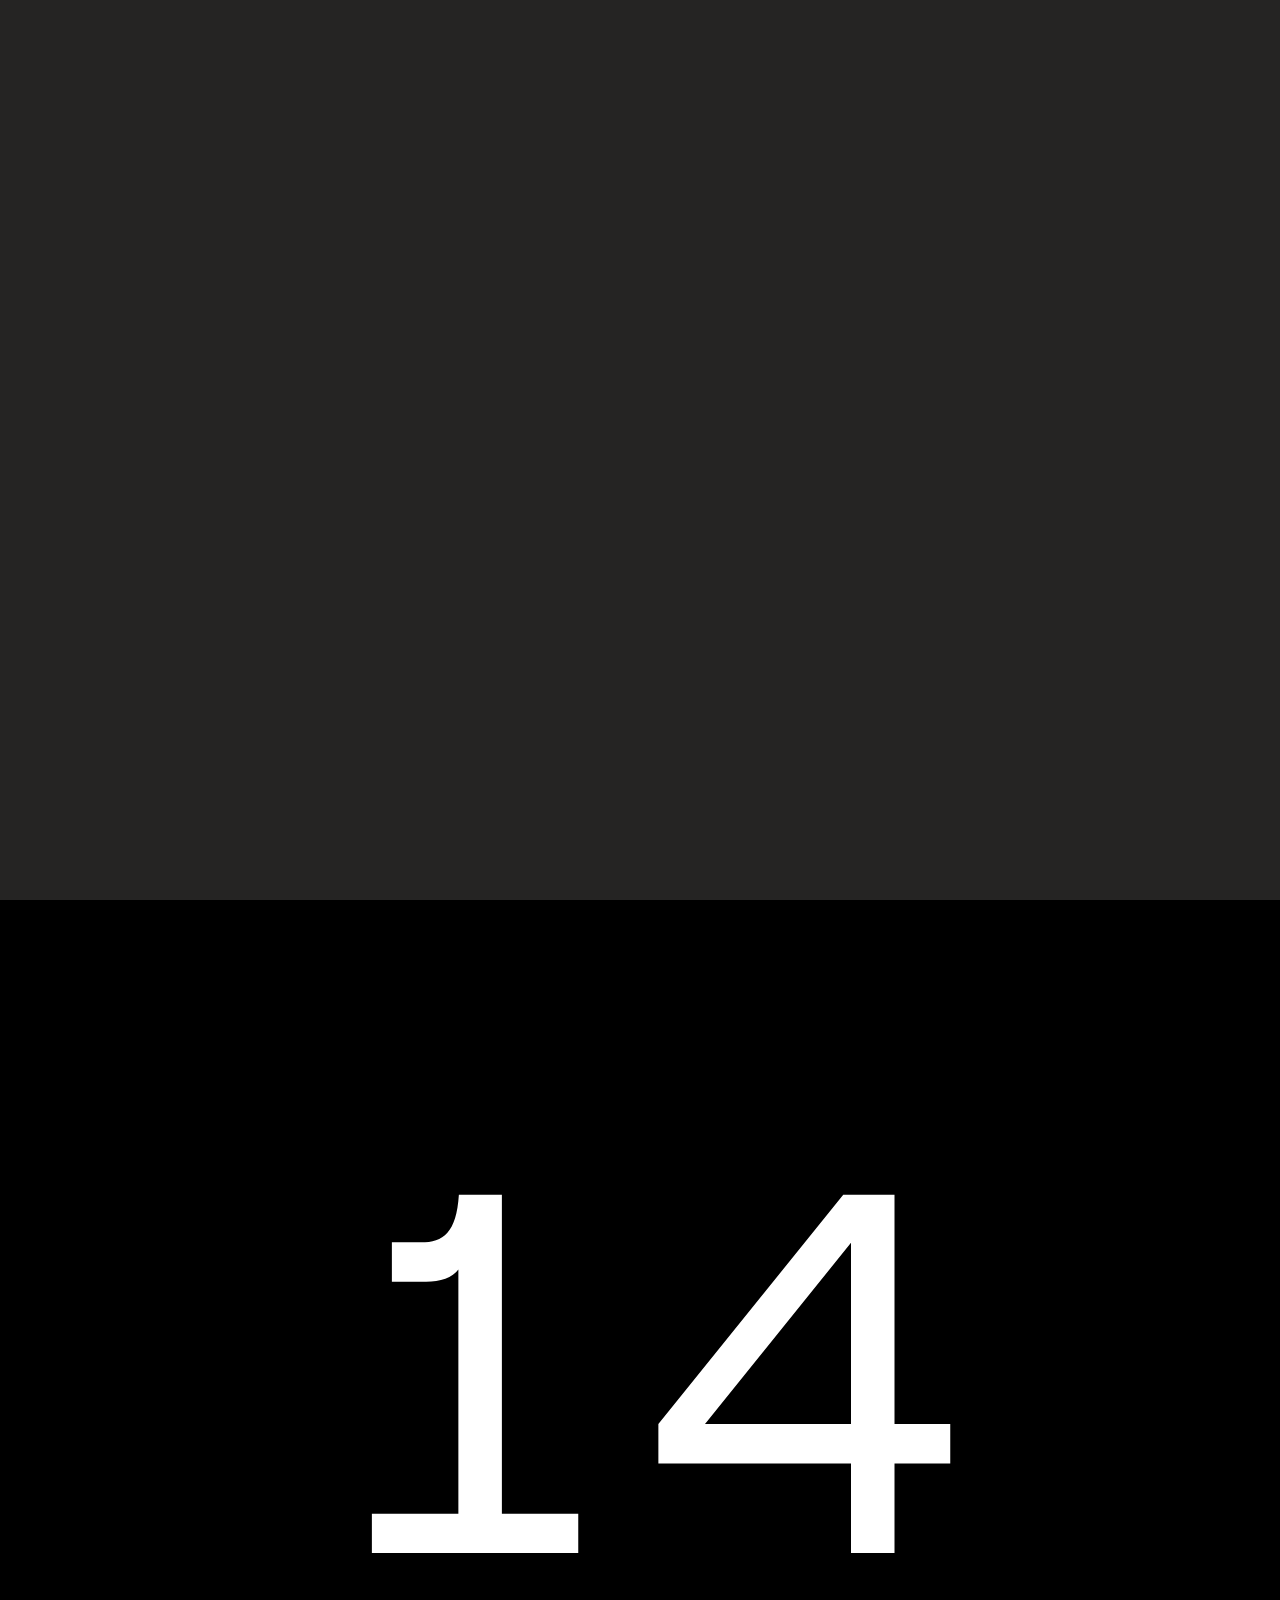
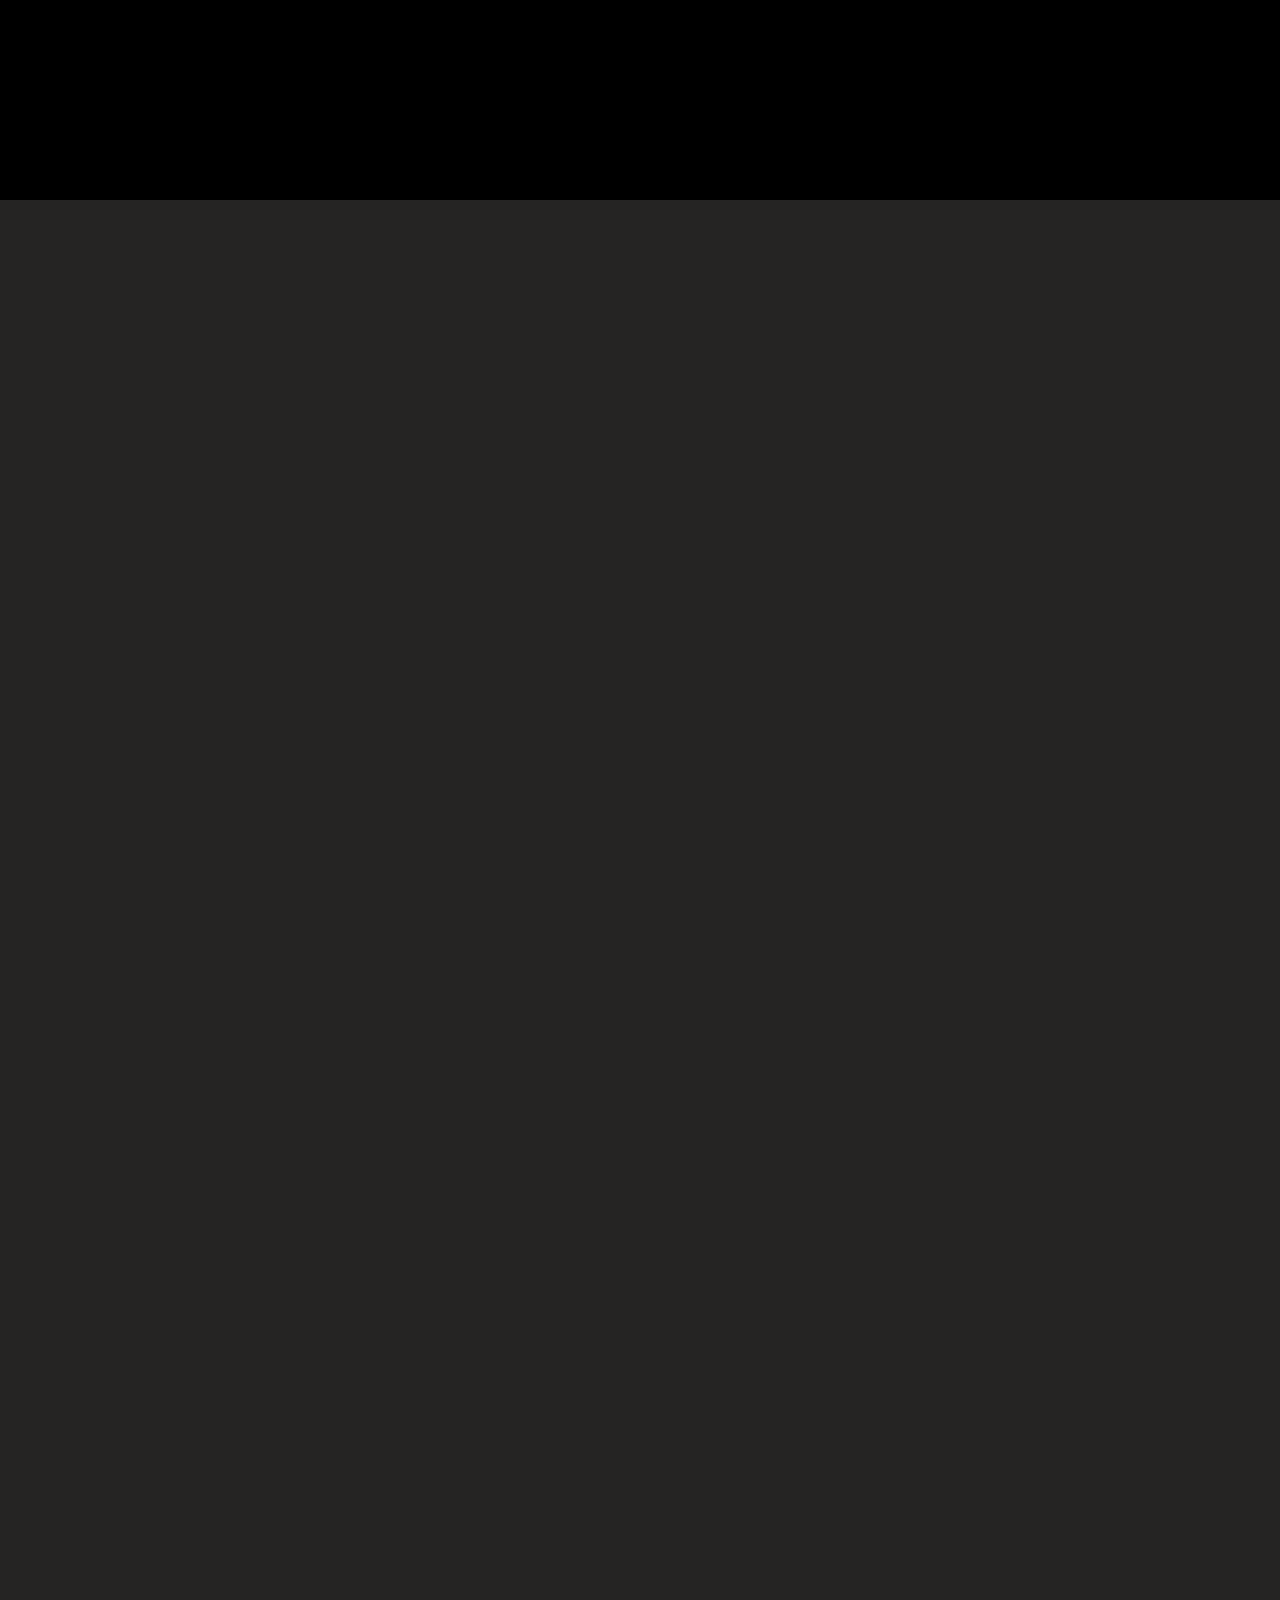
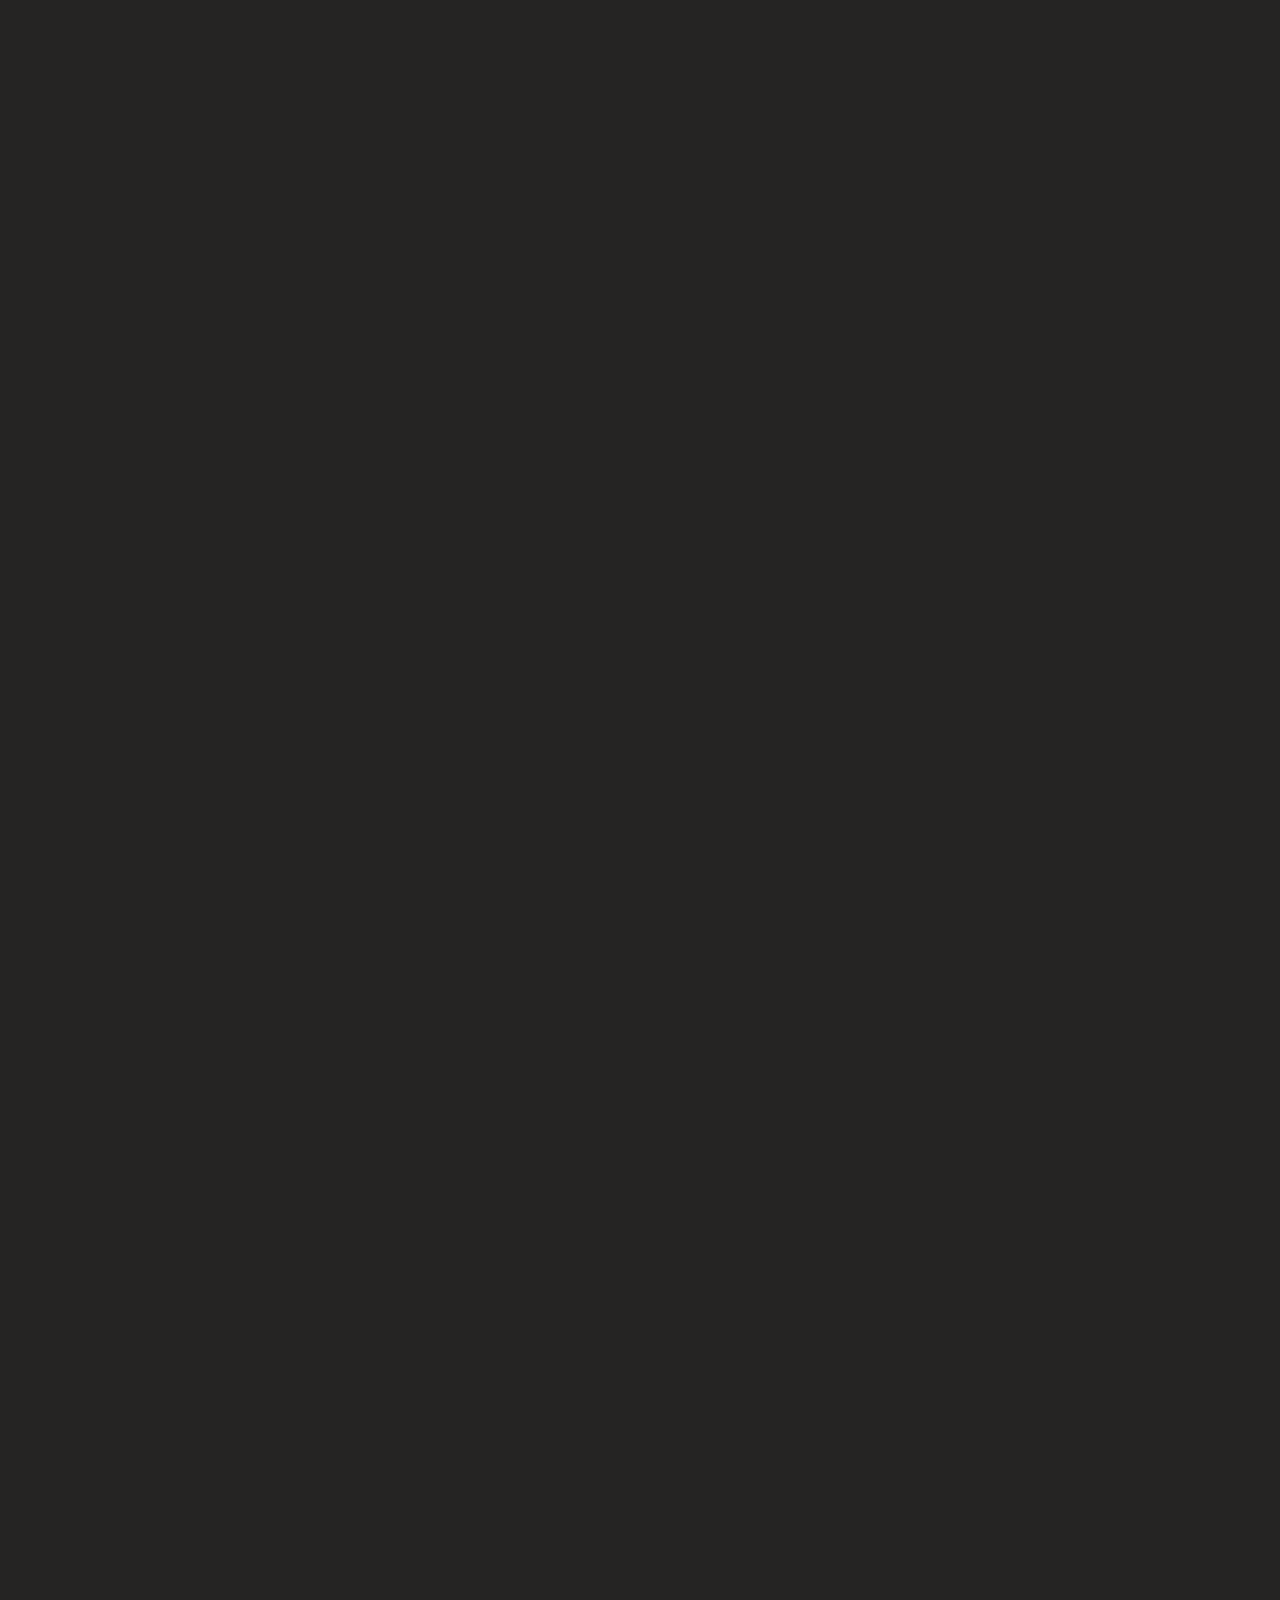
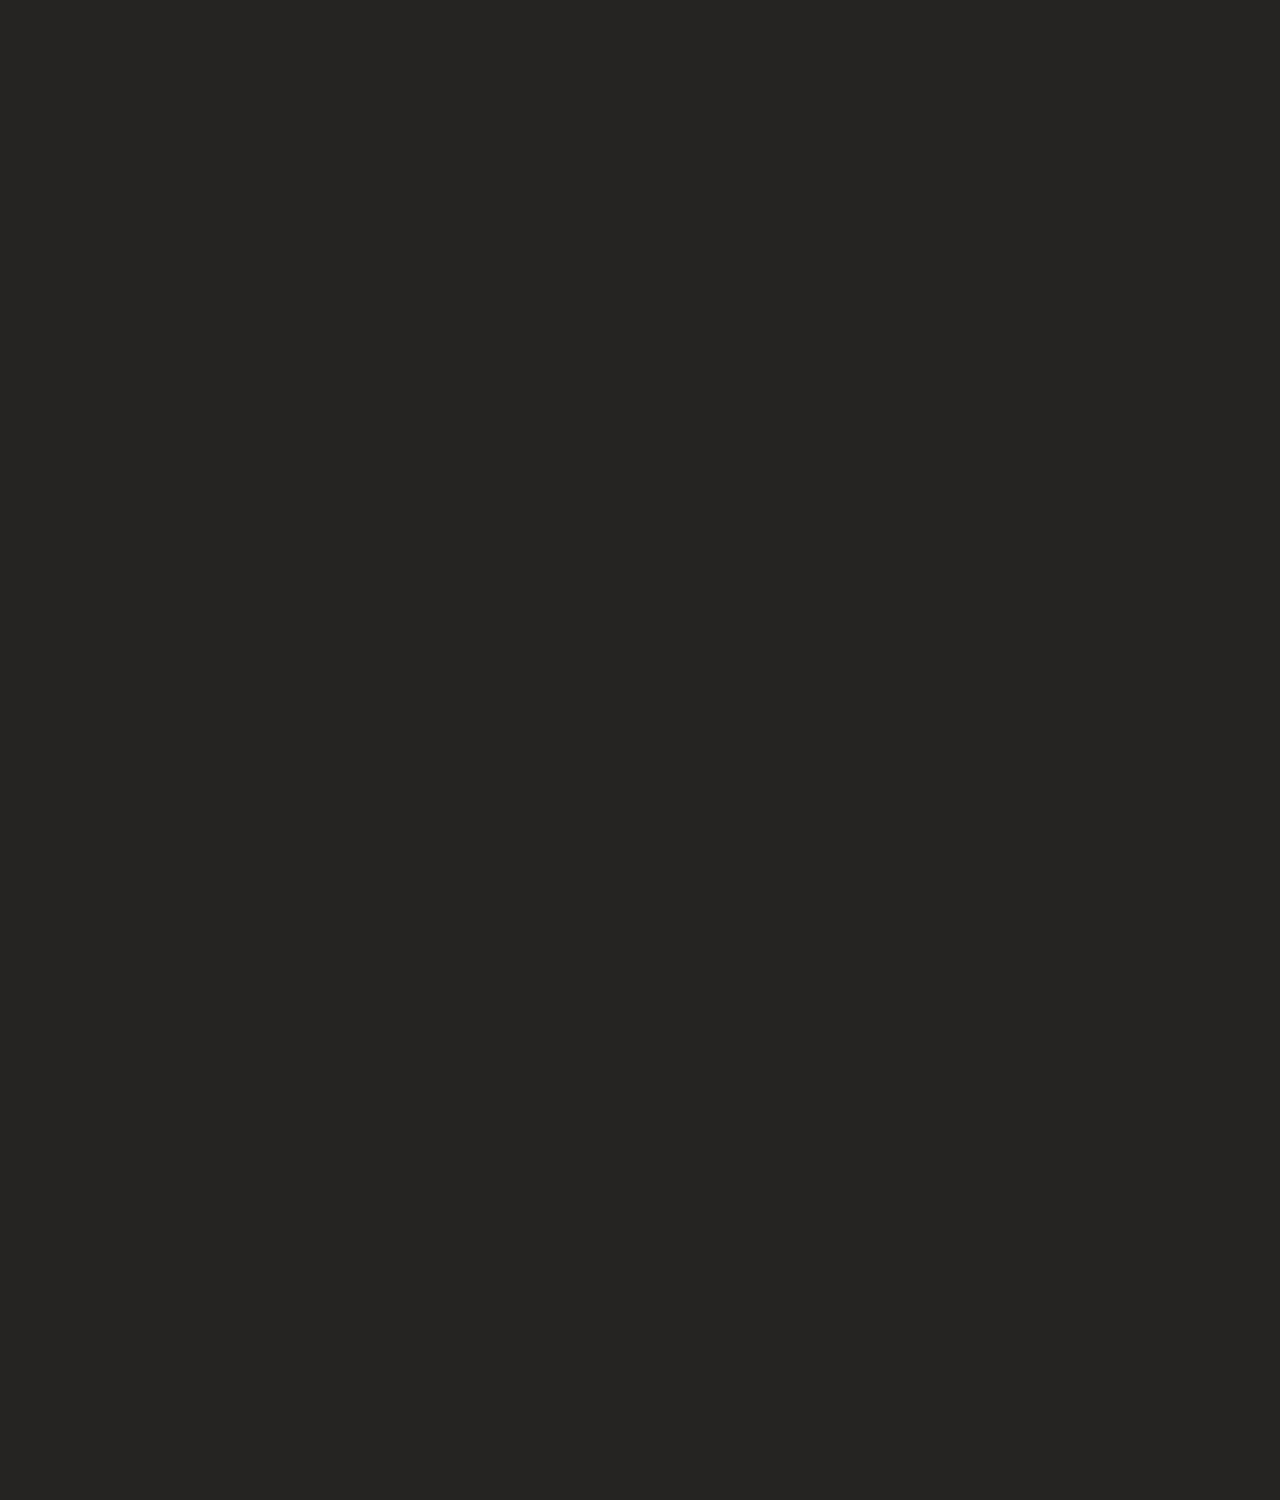
<file: anime-master/documentation/examples/anime-follow-scroll.html>
<!DOCTYPE html>
<html>
<head>
  <title>Follow scroll | anime.js</title>
  <meta charset="utf-8">
  <meta name="viewport" content="width=device-width, initial-scale=1, maximum-scale=1">
  <meta property="og:title" content="anime.js">
  <meta property="og:url" content="https://animejs.com">
  <meta property="og:description" content="Javascript Animation Engine">
  <meta property="og:image" content="https://animejs.com/documentation/assets/img/icons/og.png">
  <meta name="twitter:card" content="summary">
  <meta name="twitter:title" content="anime.js">
  <meta name="twitter:site" content="@juliangarnier">
  <meta name="twitter:description" content="Javascript Animation Engine">
  <meta name="twitter:image" content="https://animejs.com/documentation/assets/img/icons/twitter.png">
  <link rel="apple-touch-icon-precomposed" href="../assets/img/social-media-image.png">
  <link rel="icon" type="image/png" href="../assets/img/favicon.png" >
  <link href="../assets/css/animejs.css" rel="stylesheet">
  <link href="../assets/css/documentation.css" rel="stylesheet">
  <!-- <script src="../../lib/anime.min.js"></script> -->
  <!-- <script src="../assets/js/anime/anime.2.2.0.js"></script> -->
  <style>

    .scroll-area {
      width: 100%;
      height: 700vh;
    }

    .animation-wrapper {
      position: fixed;
      top: 0;
      left: 0;
      width: 100%;
    }

    .pane {
      display: flex;
      justify-content: center;
      align-items: center;
      position: absolute;
      top: 100vh;
      left: 0;
      width: 100%;
      height: 100vh;
      background-color: #000;
      font-size: 40vw;
    }

  </style>
</head>
<body>

  <div class="scroll-area"></div>

  <div class="animation-wrapper">
    <div class="pane pane-01">01</div>
    <div class="pane pane-02">02</div>
    <div class="pane pane-03">03</div>
    <div class="pane pane-04">04</div>
    <div class="pane pane-05">05</div>
    <div class="pane pane-06">06</div>
    <div class="pane pane-07">07</div>
    <div class="pane pane-08">08</div>
    <div class="pane pane-09">09</div>
    <div class="pane pane-10">10</div>
    <div class="pane pane-11">11</div>
    <div class="pane pane-12">12</div>
    <div class="pane pane-13">13</div>
    <div class="pane pane-14">14</div>
  </div>

</body>
<script type="module">

  import anime from '../../src/index.js';
  import animePlayer from '../assets/js/anime.player.js'

  // Scrolling helper

  function onScroll(cb) {
    var isTicking = false;
    var scrollY = 0;
    var body = document.body;
    var html = document.documentElement;
    var scrollHeight = Math.max(body.scrollHeight, body.offsetHeight, html.clientHeight, html.scrollHeight, html.offsetHeight);
    function scroll() {
      scrollY = window.scrollY;
      if (cb) cb(scrollY, scrollHeight);
      requestTick();
    }
    function requestTick() {
      if (!isTicking) requestAnimationFrame(updateScroll);
      isTicking = true;
    }
    function updateScroll() {
      isTicking = false;
      var currentScrollY = scrollY;
    }
    scroll();
    window.onscroll = scroll;
  }

  var began = 0;
  var completed = 0;

  function logChangeBegan(instance) {
    began++;
    // console.log(instance.id, 'CHANGE BEGAN', instance.changeBegan);
  }

  function logChangeComplete(instance) {
    completed++;
    // console.log(instance.id, 'CHANGE COMPLETE', instance.changeCompleted);
  }

  window.tl = anime.timeline({
    easing: 'easeInOutSine',
    autoplay: false,
    duration: 1000,
    // delay: 500,
    // endDelay: 500,
    update: function(instane) {
      console.log(instane.reversePlayback);
    }
  })
  .add({
    targets: '.pane-01',
    translateY: '-100vh',
    background: '#FF1461',
    changeBegin: logChangeBegan,
    changeComplete: logChangeComplete
  })
  .set('.pane-02', {'translateY': '-100vh'})
  .add({
    targets: '.pane-02',
    translateX: ['100%', 0],
    background: '#FF1461',
    changeBegin: logChangeBegan,
    changeComplete: logChangeComplete
  }, '-=500')
  .set('.pane-03', {'translateY': '-200vh'})
  .add({
    targets: '.pane-03',
    translateY: '-100vh',
    background: '#FF1461',
    changeBegin: logChangeBegan,
    changeComplete: logChangeComplete
  }, '-=500')
  .set('.pane-04', {'translateY': '-100vh'})
  .add({
    targets: '.pane-04',
    scale: [0, 1],
    background: '#FF1461',
    changeBegin: logChangeBegan,
    changeComplete: logChangeComplete,
  }, '-=500')
  .add({
    targets: '.pane-05',
    translateY: '-100vh',
    rotate: [-180, 0],
    background: '#FF1461',
    changeBegin: logChangeBegan,
    changeComplete: logChangeComplete,
  }, '-=500')
  .add({
    targets: '.pane-06',
    translateY: '-100vh',
    background: '#FF1461',
    changeBegin: logChangeBegan,
    changeComplete: logChangeComplete,
  }, '-=500')
  .add({
    targets: '.pane-07',
    translateY: '-100vh',
    background: '#FF1461',
    changeBegin: logChangeBegan,
    changeComplete: logChangeComplete,
  }, '-=500')
  .add({
    targets: '.pane-08',
    translateY: '-100vh',
    background: '#FF1461',
    changeBegin: logChangeBegan,
    changeComplete: logChangeComplete,
  }, '-=500')
  .add({
    targets: '.pane-09',
    translateY: '-100vh',
    background: '#FF1461',
    changeBegin: logChangeBegan,
    changeComplete: logChangeComplete,
  }, '-=500')
  .add({
    targets: '.pane-10',
    translateY: '-100vh',
    background: '#FF1461',
    changeBegin: logChangeBegan,
    changeComplete: logChangeComplete,
  }, '-=500')
  .add({
    targets: '.pane-11',
    translateY: '-100vh',
    background: '#FF1461',
    changeBegin: logChangeBegan,
    changeComplete: logChangeComplete,
  }, '-=500')
  .add({
    targets: '.pane-12',
    translateY: '-100vh',
    background: '#FF1461',
    changeBegin: logChangeBegan,
    changeComplete: logChangeComplete,
  }, '-=500')
  .add({
    targets: '.pane-13',
    translateY: '-100vh',
    background: '#FF1461',
    changeBegin: logChangeBegan,
    changeComplete: logChangeComplete,
  }, '-=500')
  .add({
    targets: '.pane-14',
    translateY: '-100vh',
    background: '#FF1461',
    changeBegin: logChangeBegan,
    changeComplete: logChangeComplete,
  }, '-=500')

  onScroll(function(top, scrollHeight) {

    var currentTime = tl.duration * (top / (scrollHeight - window.innerHeight));
    tl.seek(currentTime);

  });

  </script>
  <!-- <script src="../assets/js/vendors/stats.min.js"></script> -->
</html>
</file>
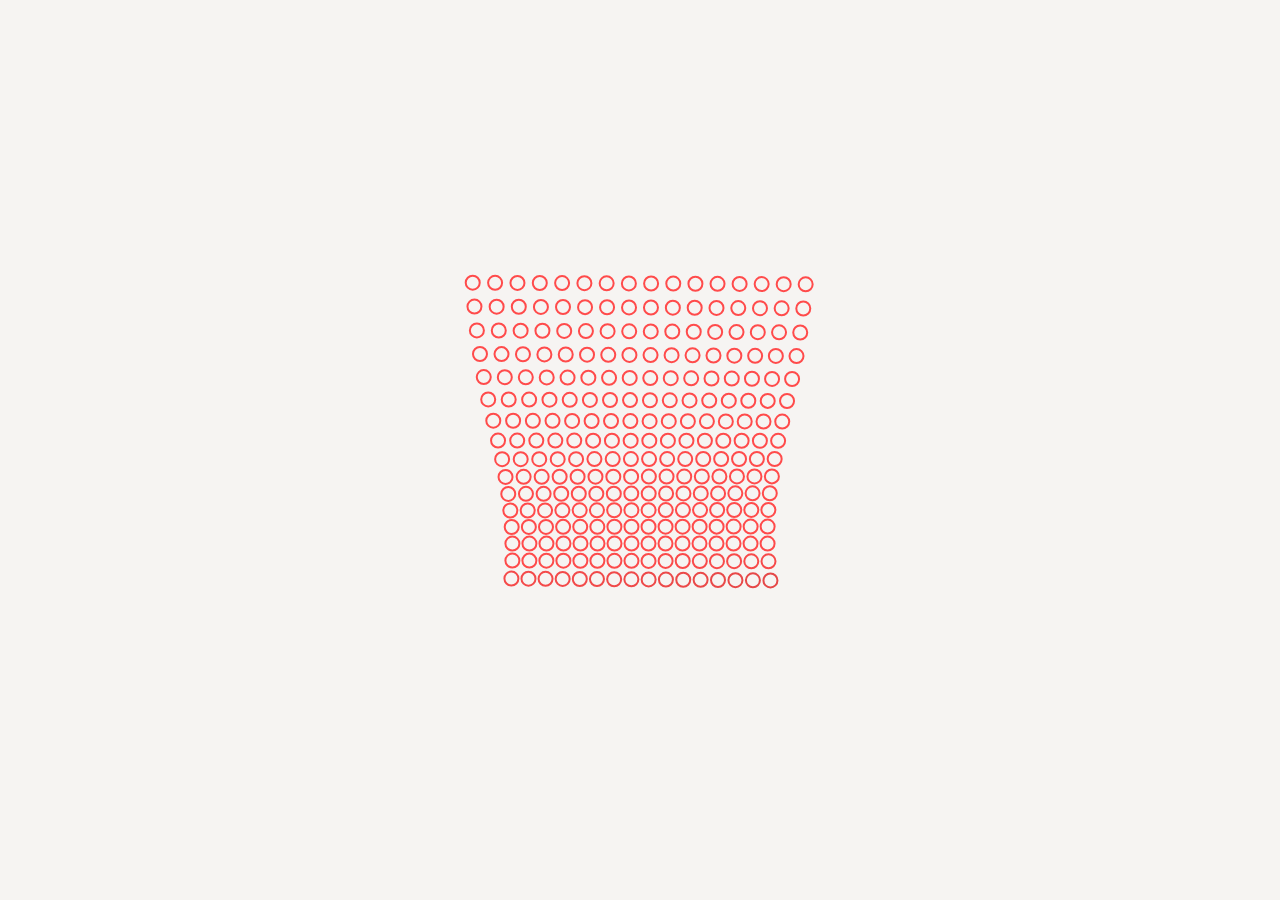
<file: anime-master/documentation/examples/anime-keyframes.html>
<!DOCTYPE html>
<html>
<head>
  <title>stagger | anime.js</title>
  <meta charset="utf-8">
  <meta name="viewport" content="width=device-width, initial-scale=1, maximum-scale=1">
  <meta property="og:title" content="anime.js">
  <meta property="og:url" content="https://animejs.com">
  <meta property="og:description" content="Javascript Animation Engine">
  <meta property="og:image" content="https://animejs.com/documentation/assets/img/icons/og.png">
  <meta name="twitter:card" content="summary">
  <meta name="twitter:title" content="anime.js">
  <meta name="twitter:site" content="@juliangarnier">
  <meta name="twitter:description" content="Javascript Animation Engine">
  <meta name="twitter:image" content="https://animejs.com/documentation/assets/img/icons/twitter.png">
  <link rel="apple-touch-icon-precomposed" href="../assets/img/social-media-image.png">
  <link rel="icon" type="image/png" href="../assets/img/favicon.png" >
  <link href="../assets/css/animejs.css" rel="stylesheet">
  <link href="../assets/css/documentation.css" rel="stylesheet">
  <style>

    :root {
      font-size: 20px;
    }

    body {
      display: flex;
      flex-wrap: wrap;
      justify-content: center;
      align-items: center;
      background-color: #F6F4F2;
    }

    .keyframes-visualizer {
      display: flex;
      flex-wrap: wrap;
      justify-content: center;
      align-items: center;
      width: 16rem;
      height: 16rem;
    }

    .keyframes-visualizer div {
      position: relative;
      width: .8rem;
      height: .8rem;
      margin: .1rem;
      border: 2px solid currentColor;
      background-color: #F6F4F2;
      color: #373535;
      border-radius: 50%;
    }

  </style>
</head>
<body>

  <div class="keyframes-visualizer"></div>

</body>
<script src="../../lib/anime.min.js"></script>
<script>

  //import anime from '../../src/index.js';

  const keyframesVisualizerEl = document.querySelector('.keyframes-visualizer');
  const fragment = document.createDocumentFragment();
  const numberOfElements = 256;

  for (let i = 0; i < numberOfElements; i++) {
    fragment.appendChild(document.createElement('div'));
  }

  keyframesVisualizerEl.appendChild(fragment);

  const animation = anime({
    targets: '.keyframes-visualizer div',
    keyframes: [
      {
        color: '#FF4B4B',
        translateX: anime.stagger('-.15rem', {grid: [16, 16], from: 'center', axis: 'x'}),
        translateY: anime.stagger('-.15rem', {grid: [16, 16], from: 'center', axis: 'y'}),
        duration: 300
      },
      {
        translateX: anime.stagger('.125rem', {grid: [16, 16], from: 'center', axis: 'x'}),
        translateY: anime.stagger('.125rem', {grid: [16, 16], from: 'center', axis: 'y'}),
        duration: 500
      }, {
        color: '#373535',
        translateX: 0,
        translateY: 0,
        duration: 600,
      }
    ],
    delay: anime.stagger(2),
    easing: 'easeInOutQuad',
    loop: true
  });

  console.log(animation);

</script>
</html>
</file>
<file: anime-master/documentation/assets/css/animejs.css>
@font-face {
 font-family: "Roobert";
 font-weight: 400;
 font-style: normal;
 src: url("../fonts/Roobert-Regular.woff2") format("woff2");
}

@font-face {
 font-family: "Roobert";
 font-weight: 400;
 font-style: italic;
 src: url("../fonts/Roobert-Regular.woff2") format("woff2");
}

@font-face {
 font-family: "Roobert";
 font-weight: 600;
 font-style: normal;
 src: url("../fonts/Roobert-SemiBold.woff2") format("woff2");
}

@font-face {
 font-family: "Roobert";
 font-weight: 600;
 font-style: italic;
 src: url("../fonts/Roobert-SemiBoldItalic.woff2") format("woff2");
}

@font-face {
  font-family: "InputMono";
  src: url("../fonts/InputMono-Regular.woff2") format("woff2"),
      url("../fonts/InputMono-Regular.woff") format("woff");
  font-weight: normal;
  font-style: normal;
}

@font-face {
  font-family: "InputMono";
  src: url("../fonts/InputMono-Bold.woff2") format("woff2"),
      url("../fonts/InputMono-Bold.woff") format("woff");
  font-weight: bold;
  font-style: normal;
}

@font-face {
  font-family: "InputMono";
  src: url("../fonts/InputMono-BoldItalic.woff2") format("woff2"),
      url("../fonts/InputMono-BoldItalic.woff") format("woff");
  font-weight: bold;
  font-style: italic;
}

@font-face {
  font-family: "InputMono";
  src: url("../fonts/InputMono-Italic.woff2") format("woff2"),
      url("../fonts/InputMono-Italic.woff") format("woff");
  font-weight: normal;
  font-style: italic;
}

*, *:before, *:after {
  box-sizing: border-box;
  margin: 0;
  padding: 0;
  border: 0;
  font: inherit;
  vertical-align: baseline;
}

html,
body {
  background-color: #252423;
  color: #F6F4F2;
}

body {
  font-family: Roobert, Helvetica Neue, Helvetica, Arial, sans-serif;
  font-weight: 400;
  font-feature-settings:"tnum" 1, "ss03" 1;
  -webkit-font-smoothing: antialiased;
}

h1, h2 {
  font-weight: 600;
}

input {
  font-family: Roobert, Helvetica Neue, Helvetica, Arial, sans-serif;
  font-variant-numeric: tabular-nums;
}

sup {
  vertical-align: super;
  font-size: .625em;
}

strong {
  font-weight: 600;
}

.color-white { color: #F6F4F2; } /* White */
.color-black { color: #2E2C2C; } /* Black */
.color-red, .color-targets { color: #FF4B4B; }/* red: */
.color-orange, .color-properties { color: #FF8F42; }/* orange: */
.color-lightorange, .color-prop-params { color: #FFC730; }/* lightorange: */
.color-yellow, .color-anim-params { color: #F6FF56; }/* yellow: */
.color-citrus, .color-values { color: #A4FF4F; }/* citrus: */
.color-green, .color-keyframes { color: #18FF74; }/* green: */
.color-darkgreen, .color-staggering { color: #00D672; }/* darkgreen: */
.color-turquoise, .color-tl { color: #3CFFEC; }/* turquoise: */
.color-skyblue, .color-controls { color: #61C3FF; }/* skyblue: */
.color-kingblue, .color-callbacks { color: #5A87FF; }/* kingblue: */
.color-lavender, .color-svg { color: #8453E3; }/* lavender: */
.color-purple, .color-easings { color: #C26EFF; }/* purple: */
.color-pink, .color-helpers { color: #FB89FB; }/* pink: */

.anime-mini-logo {
  width: 100px;
  height: 24px;
  transform: scaleY(.5);
}
</file>
<file: anime-master/documentation/assets/css/anime-theme.css>
.hljs {
  display: block;
  color: #F6F4F2;
}

.hljs-comment,
.hljs-quote {
  color: #A2A09F;
  font-style: italic;
}

.hljs-doctag,
.hljs-keyword,
.hljs-formula {
  color: #B08CFF;
}

.hljs-section,
.hljs-name,
.hljs-selector-tag,
.hljs-deletion,
.hljs-subst {
  color: #FF7C72;
}

.hljs-literal {
  color: #1CE2B2;
}

.hljs-string,
.hljs-regexp,
.hljs-addition,
.hljs-attribute,
.hljs-attr,
.hljs-meta-string {
  color: #A6FF8F;
}

.hljs-built_in,
.hljs-class .hljs-title {
  color: #FBF38C;
}

.hljs-variable,
.hljs-template-variable,
.hljs-type,
.hljs-selector-class,
.hljs-selector-attr,
.hljs-selector-pseudo,
.hljs-number {
  color: #FF7C72;
}

.hljs-symbol,
.hljs-bullet,
.hljs-link,
.hljs-meta,
.hljs-selector-id,
.hljs-title {
  color: #61C3FF;
}

.hljs-emphasis {
  font-style: italic;
}

.hljs-strong {
  font-weight: bold;
}

.hljs-link {
  text-decoration: underline;
}
</file>
<file: anime-master/documentation/assets/css/documentation.css>
html,
body,
header {
  background-color: #252423;
}

body {
  position: absolute;
  width: 100%;
  height: 100%;
  color: white;
  font-variant-numeric: tabular-nums;
  -webkit-font-smoothing: antialiased;
  overflow-x: hidden;
}

.content {
  overflow: hidden;
  opacity: 0;
  display: flex;
  flex-direction: row;
  width: 100%;
  height: 100%;
  transition: opacity 1s ease;
}

.ready .content {
  opacity: 1;
}

/* Headers */

.header {
  position: absolute;
  z-index: 1;
  top: 0;
  width: 100%;
}

.logo {
  display: flex;
  justify-content: space-between;
  opacity: .8;
  width: 100%;
  height: 20px;
  text-decoration: none;
  color: currentColor;
}

.logo:visited {
  color: currentColor;
}

.logo svg {
  width: 100%;
  height: 100%;
}

.logo:hover {
  opacity: 1;
}

.version-number {
  opacity: .6;
  color: currentColor;
}

header {
  position: sticky;
  top: 0;
  z-index: 2;
  display: flex;
  align-items: center;
  justify-content: space-between;
  width: 100%;
  height: 60px;
  padding-left: 20px;
  padding-right: 20px;
  border-bottom: 1px solid rgba(0,0,0,.65);
}

h2 {
  font-size: 16px;
  letter-spacing: 1px;
  text-transform: uppercase;
  font-weight: 200;
}

/* Panes */

.pane {
  position: relative;
  height: 100%;
}

/* Sidebar */

.sidebar {
  display: flex;
  flex-direction: column;
  width: 240px;
  padding-top: 60px;
  border-right: 1px solid rgba(0,0,0,.65);
}

.sidebar-info {
  display: flex;
  justify-content: space-between;
  padding: 20px;
}

.navigation {
  overflow-y: auto;
  width: 100%;
  height: 100%;
  padding: 10px 0 20px 20px;
}

.navigation ul {
  height: 30px;
  overflow-y: hidden;
  -webkit-transition:opacity .4s ease;
  transition: opacity .4s ease;
}

.navigation ul li {
  position: relative;
}

.navigation ul li:before {
  content: "";
  display: block;
  position: absolute;
  top: 4px;
  left: 2px;
  width: 1px;
  height: calc(100% - 8px);
  background-color: white;
}

.navigation ul li:first-child:before {
  display: none;
}

.navigation a {
  display: block;
  padding-left: 10px;
  color: white;
  text-decoration: none;
  font-size: 14px;
  line-height: 20px;
  letter-spacing: .5px;
  text-transform: uppercase;
}

.navigation ul li:first-child a {
  padding-left: 0;
  padding-top: 10px;
  padding-bottom: 10px;
}

.navigation ul li a,
.navigation ul li:before {
  opacity: .4;
}

.navigation ul li a {
  transition: opacity .4s ease, color .4s ease;
}

.navigation ul.active a {
  opacity: .7;
}

.navigation ul li:hover a,
.navigation ul li:hover:before {
  transition: none;
  opacity: 1;
}

.navigation ul li.active a,
.navigation ul li.active:before {
  opacity: 1;
  color: currentColor;
}

.navigation ul li.active:before {
  background-color: currentColor;
}

.navigation ul.active li:first-child a,
.navigation ul.active li:first-child a:hover {
  opacity: 1;
  color: currentColor;
}

/* Info pane */

.demo-info {
  flex-direction: column;
  font-size: 16px;
  line-height: 22px;
}

.info-output {
  overflow-x: hidden;
  overflow-y: auto;
  position: relative;
  top: 0;
  width: 100%;
  height: calc(100% - 60px);
  padding: 20px;
}

.demo-info pre {
  font-variant-ligatures: none;
  -webkit-font-variant-ligatures: none;
}

.demo-info code {
  font-family: "Input Mono Reg", monospace;
  font-size: 14px;
  line-height: 22px;
  white-space: pre-wrap;
}

.demo-info p {
  margin-bottom: 20px;
}

.demo-info p,
.demo-info td {
  color: #F6F4F2;
}

.demo-info i {
  font-style: italic;
}

.demo-info a {
  text-decoration: none;
  border-bottom: 1px dotted currentColor;
  word-wrap: break-word;
  overflow-wrap: break-word;
}

.demo-info a:hover {
  border-bottom: 1px solid currentColor;
}

.demo-info a[href^="http"],
.demo-info a[href^="http"]:visited {
  color: #F6F4F2;
}

.demo-info p.bubble {
  display: inline-block;
  position: relative;
  padding: 8px 12px;
}

.demo-info p.bubble.warning {
  color: #FBF38C;
}

.demo-info p.bubble.info {
  color: #61C3FF;
}

.demo-info p.bubble:after {
  content: "";
  pointer-events: none;
  color: currentColor;
  display: inline-block;
  position: absolute;
  top: 0;
  left: 0;
  right: 0;
  bottom: 0;
  background-color: currentColor;
  border-radius: 3px;
  opacity: .05;
}

.demo-info code.hljs {
  display: inline-block;
}

.demo-info pre {
  margin-bottom: 20px;
}

.demo-info pre code {
  position: relative;
  display: inline-block;
  width: 100%;
  padding: 8px 12px;
  background-color: rgba(0,0,0,.2);
  border: 1px solid rgba(0,0,0,.2);
  border-radius: 3px;
}

.demo-info p code {
  position: relative;
  padding: 0 2px;
  height: 20px;
  background-color: rgba(0,0,0,.2);
  box-shadow: inset 0 0 1px rgba(0,0,0,.4);
  border-radius: 3px;
}

.demo-info table {
  margin-bottom: 20px;
  border: 1px solid rgba(255,255,255,.15);
  border-spacing: 0;
  border-radius: 3px;
}

.demo-info td {
  vertical-align: middle;
  padding: 8px 12px;
  border-left: 1px solid rgba(255,255,255,.15);
  border-top: 1px solid rgba(255,255,255,.15);
}

.demo-info thead td {
  text-transform: uppercase;
  font-size: 16px;
  line-height: 22px;
  letter-spacing: 1px;
  color: rgba(255,255,255,.4);
  border-top: none;
}

.demo-info td:first-child {
  border-left: none;
}

.code-preview {
  width: 100%;
  padding-top: 40px;
}

.code-preview h2 {
  margin-bottom: 20px;
}

/* Demos */

.demos {
  overflow-y: scroll;
  width: calc(50% - 240px);
  min-width: 330px;
}

article {
  width: 100%;
  display: flex;
  flex-direction: column;
  flex-wrap: wrap;
  align-items: flex-start;
  justify-content: flex-start;
}

.demo {
  position: relative;
  z-index: 1;
  display: flex;
  align-items: center;
  justify-content: center;
  width: 100%;
  min-height: 200px;
  padding-top: 35px;
  border-bottom: 1px solid rgba(0,0,0,.65);
  cursor: pointer;
}

.demo-description {
  display: none;
}

.demo.controls {
  padding-top: 50px;
}

.demo.active.controls {
  cursor: default;
}

.demo:before {
  content: "";
  position: absolute;
  z-index: 0;
  top: 0;
  left: 0;
  opacity: 0;
  display: block;
  width: 100%;
  height: 100%;
  background-color: currentColor;
}

.demo.active:before {
  opacity: .05;
}

.demo-content {
  position: relative;
  display: flex;
  flex-direction: column;
  justify-content: center;
  text-align: center;
  width: 290px;
  height: 100%;
}

.demo-title {
  position: absolute;
  top: 0;
  left: 20px;
  width: calc(100% - 40px);
  padding: 23px 0;
  font-size: 14px;
  letter-spacing: 2px;
  text-transform: uppercase;
  color: #F6F4F2;
  opacity: .9;
}

.active .demo-title {
  color: currentColor;
  opacity: 1;
}

.line {
  width: 100%;
  padding: 1px 0px;
}

.line.align-center {
  display: flex;
  justify-content: center;
}

.grid {
  display: flex;
  flex-wrap: wrap;
}

.controls {
  opacity: .4;
  display: flex;
  align-items: center;
  justify-content: center;
  padding-top: 20px;
  padding-bottom: 10px;
}

.controls button {
  position: relative;
  display: block;
  margin: 0 0 0 -1px;
  padding: 5px 10px;
  font-size: 14px;
  text-transform: uppercase;
  border: 1px solid currentColor;
  background-color: transparent;
  color: currentColor;
}

.controls button:focus {
  outline: none;
}

.active .controls {
  opacity: 1;
}

.active .controls button:after {
  content: '';
  opacity: 0;
  position: absolute;
  left: 0;
  top: 0;
  display: block;
  width: 100%;
  height: 100%;
  background-color: currentColor;
}

.active .controls button:hover:after {
  opacity: .2;
}

.controls button.is-active:after,
.controls button.is-active:hover:after {
  opacity: .4;
}

.controls button:first-child {
  margin-left: 0;
}

.controls input {
  margin-left: 10px;
}

.text-output {
  padding-top: 10px;
  padding-bottom: 10px;
  font-size: 16px;
  color: currentColor;
  text-align: center;
  background-color: transparent;
  border: 1px solid currentColor;
}

.log {
  width: 100%;
  height: 100%;
  background: transparent;
  color: currentColor;
  border: none;
  font-size: 16px;
  text-align: center;
}

.bottom.log {
  padding-top: 10px;
  padding-bottom: 10px;
}

.logs {
  pointer-events: none;
  display: flex;
  flex-direction: column;
  align-items: center;
  position: absolute;
  width: 100%;
  height: auto;
}

.log:focus {
  outline: none;
}

input.progress {
  cursor: ew-resize;
}

input.progress[value] {
  position: relative;
  width: 100%;
  height: 27px;
  -webkit-appearance: none;
  background-color: transparent;
  color: currentColor;
}

input.progress[value]:focus {
  outline: none;
}

input.progress[value]:after {
  content: "";
  position: absolute;
  top: 13px;
  left: 0;
  width: 100%;
  height: 1px;
  background-color: currentColor;
}

input.progress[value]::-webkit-slider-thumb {
  -webkit-appearance: none;
  background-color: currentColor;
  border-radius: 50%;
  width: 16px;
  height: 16px;
}

.square,
.circle {
  pointer-events: none;
  position: relative;
  width: 28px;
  height: 28px;
  margin: 1px;
  background-color: currentColor;
  font-size: 14px;
}

.circle {
  border-radius: 50%;
}

.square.outline,
.circle.outline {
  background-color: transparent;
  border: 1px solid currentColor;
}

.triangle {
  pointer-events: none;
  position: relative;
  width: 0;
  height: 0;
  border-style: solid;
  border-width: 0 14px 24px 14px;
  border-color: transparent transparent currentColor transparent;
}

.small {
  width: 18px;
  height: 18px;
}

.small.triangle {
  border-width: 0 10px 17px 10px;
}

.large {
  width: 48px;
  height: 48px;
}

.stretched {
  height: 2px;
}

.shadow {
  position: absolute;
  opacity: .2;
}

.label {
  position: absolute;
  opacity: 0;
  display: flex;
  flex-direction: column;
  justify-content: center;
  text-align: left;
  width: 100%;
  height: auto;
  padding-left: 38px;
  transition: opacity .5s ease;
}

.demo.active .label {
  opacity: .2;
}

.small.label {
  height: 18px;
  padding-left: 28px;
}

.large.label {
  height: 48px;
  padding-left: 58px;
}

.motion-path {
  position: relative;
  width: 256px;
  margin: auto;
}

.follow-path {
  position: absolute;
  top: -9px;
  left: -9px;
}

.align-center {
  align-items: center;
}

.add-states-demo .el {
  border: 1px solid rgba(0,0,0,0);
}

#cssProperties .el {
  transform: translate3d(0,0,0);
}

/* Responsive */

.sidebar,
.demo-info {
  display: none;
}

.demos {
  top: 60px;
  width: 100%;
  min-width: auto;
  height: calc(100% - 60px);
  -webkit-overflow-scrolling: touch;
}

@media (min-width: 800px) {
  .header {
    width: 239px;
  }
  .demo-info {
    display: inherit;
    width: calc(100% - 380px);
  }
  .demos {
    top: 0;
    width: 380px;
    height: 100%;
  }
  .demos::-webkit-scrollbar {
    width: 1px;
    background-color: transparent;
  }

  .demos::-webkit-scrollbar-track {
    background-color: rgba(0,0,0,.65);
  }

  .demos::-webkit-scrollbar-thumb {
    background-color: rgba(255,255,255,.3);
  }

  .demos::-webkit-scrollbar-thumb:hover {
    background-color: rgba(255,255,255,.6);
  }
}

@media (min-width: 1100px) {
  .sidebar {
    display: inherit;
  }
  .demos {
    width: calc(50% - 240px);
  }
  .demo-info {
    width: 50%;
  }
}
</file>
